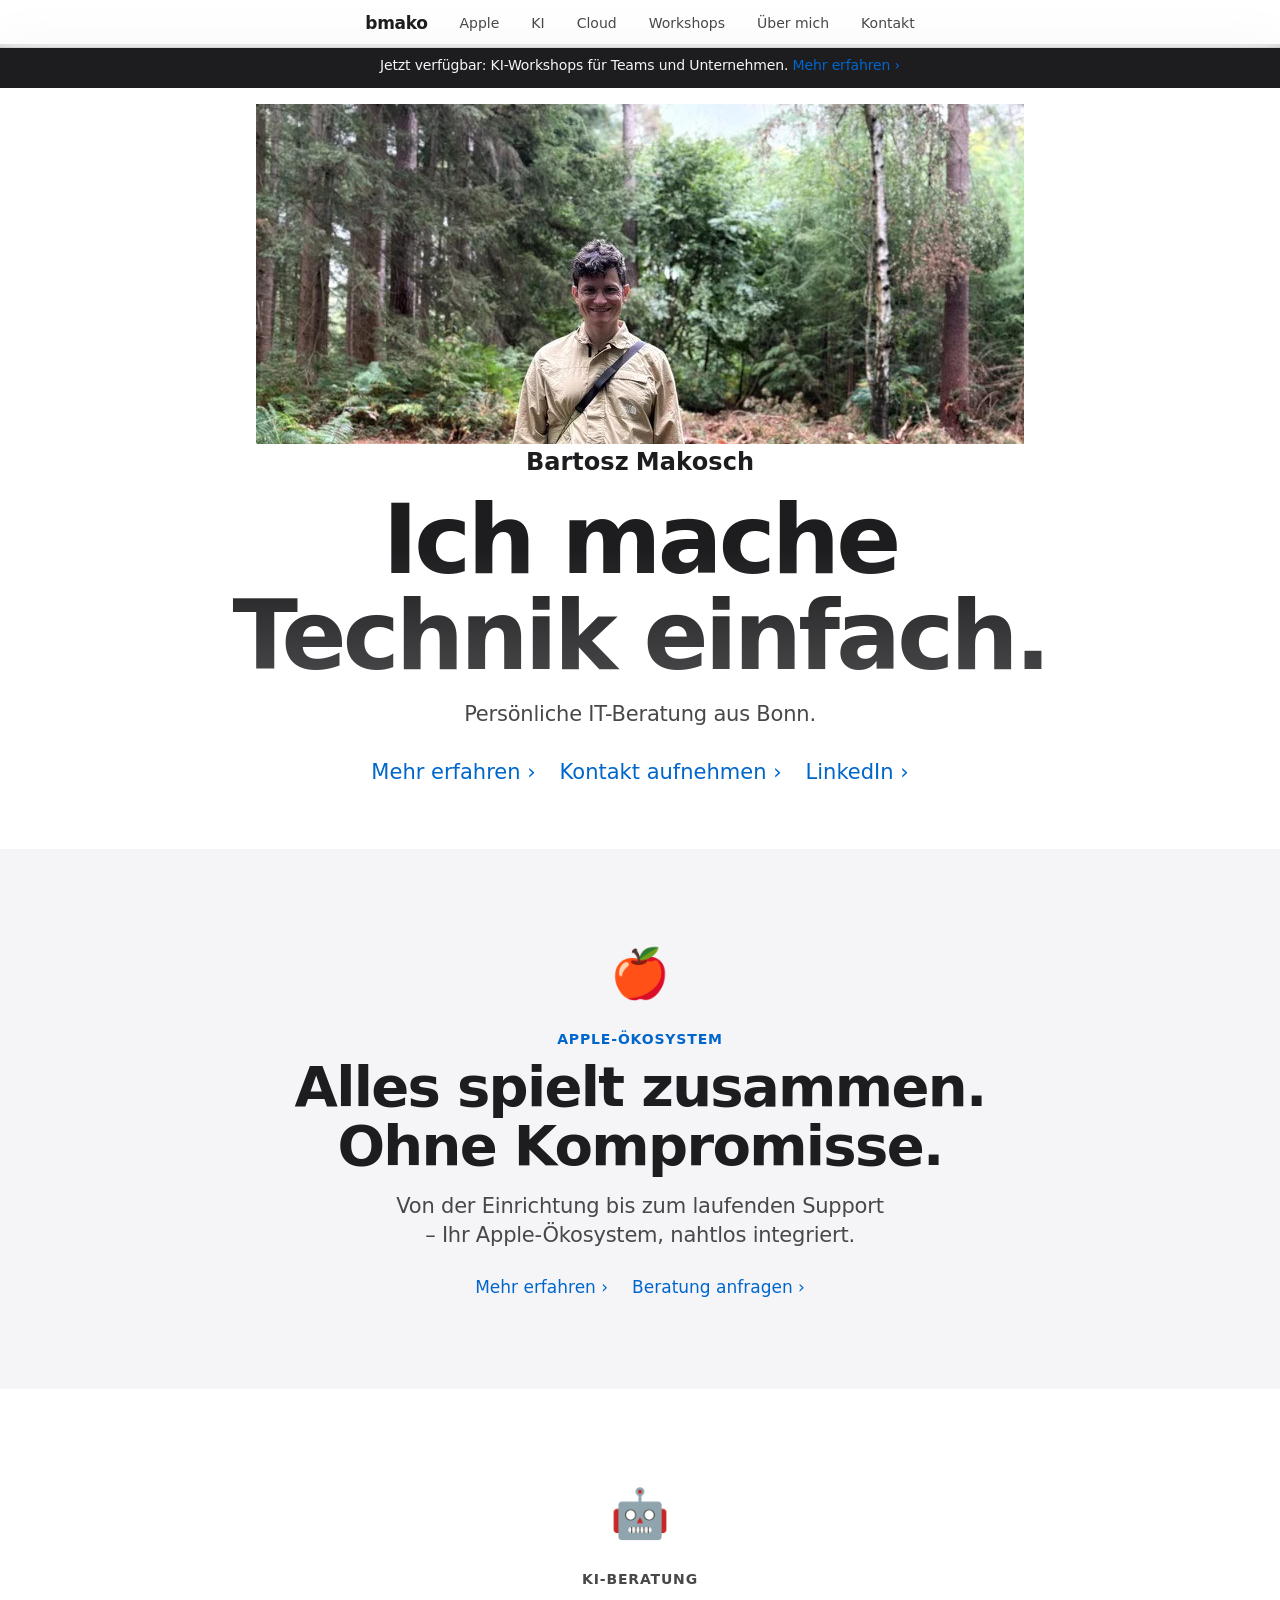
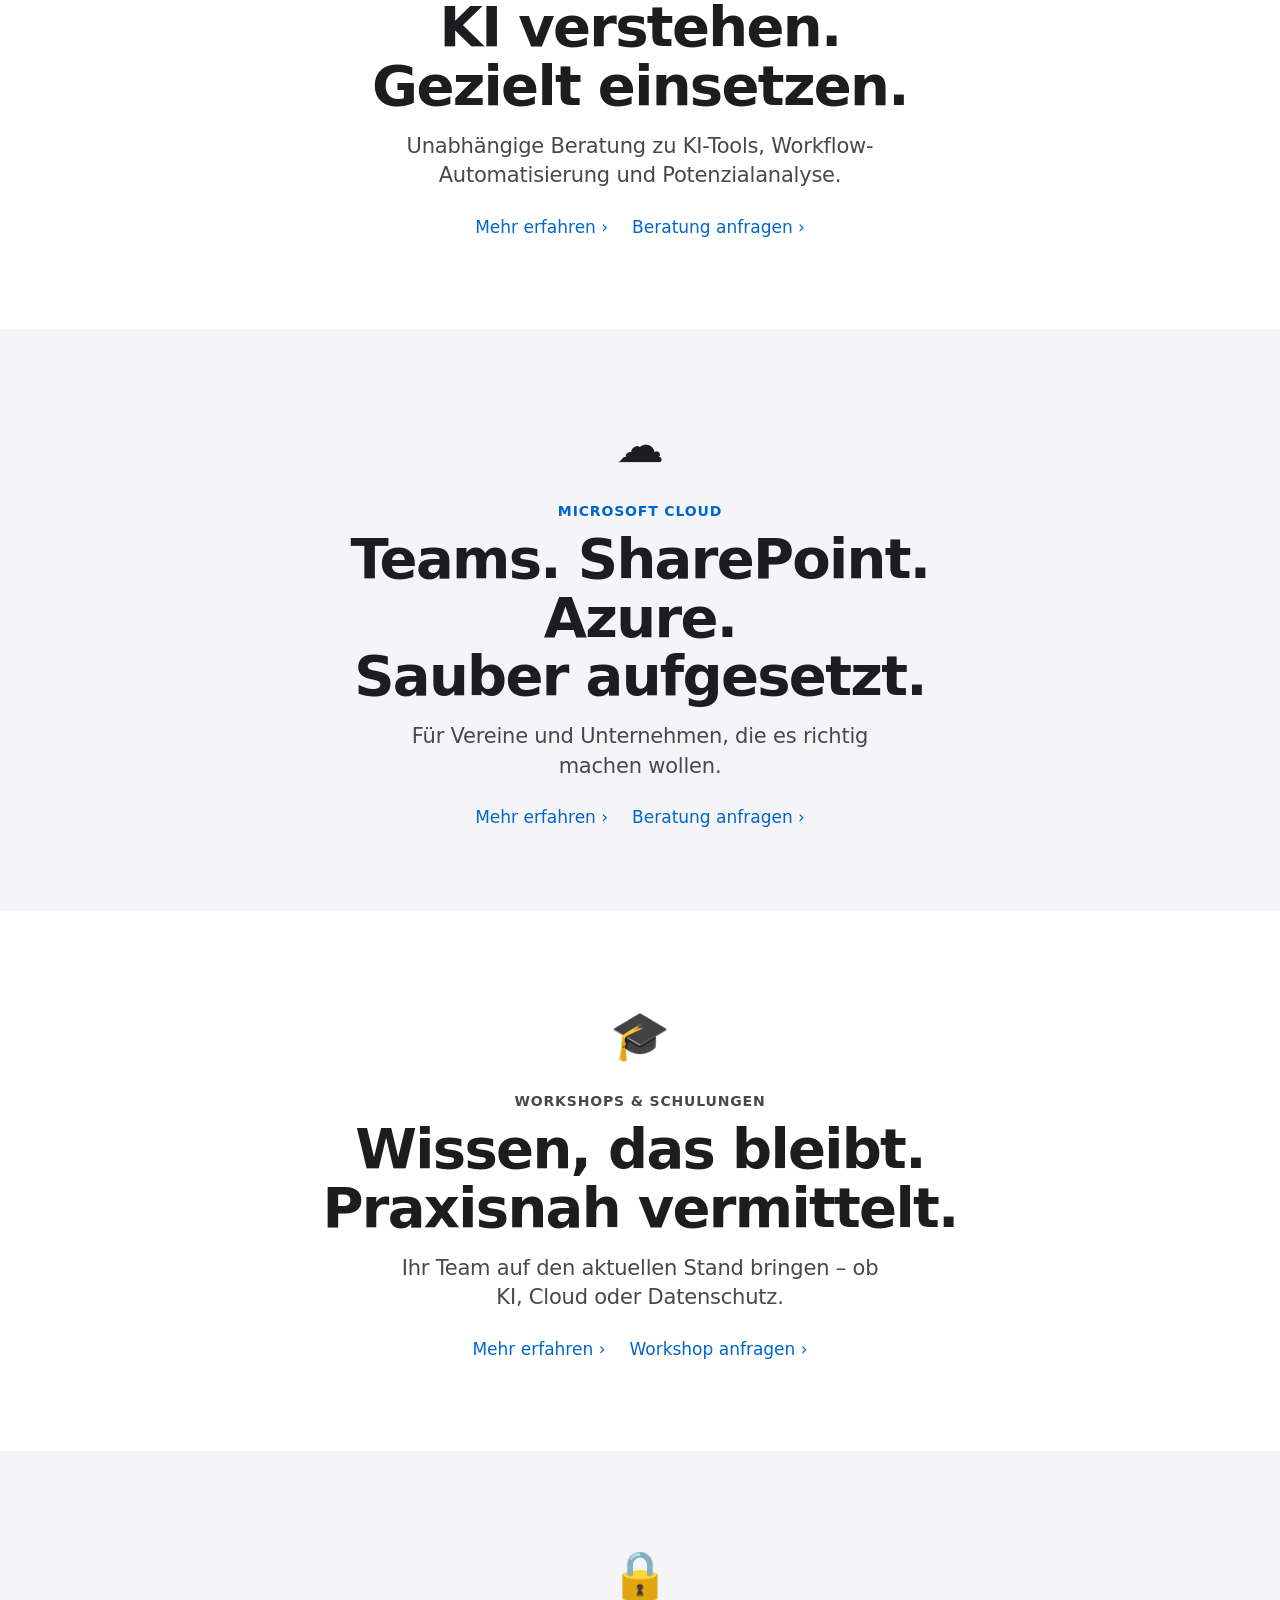
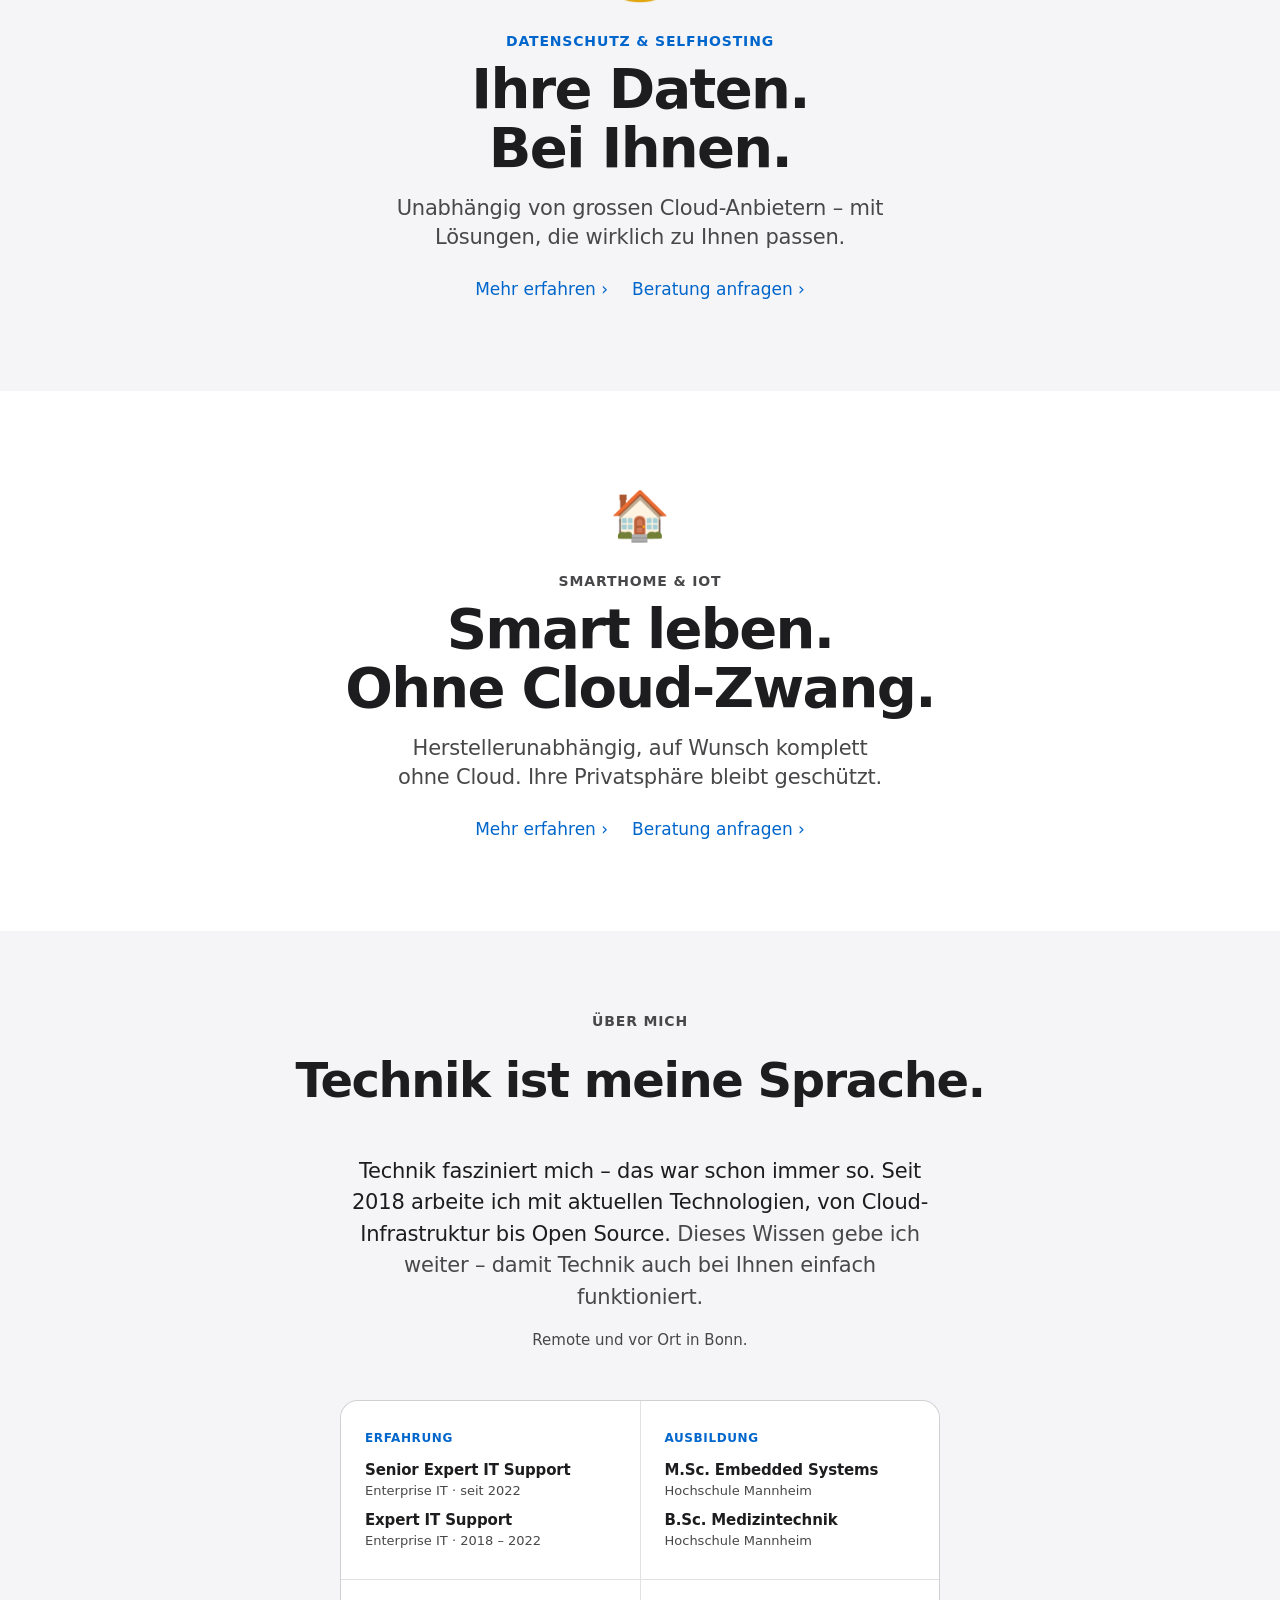
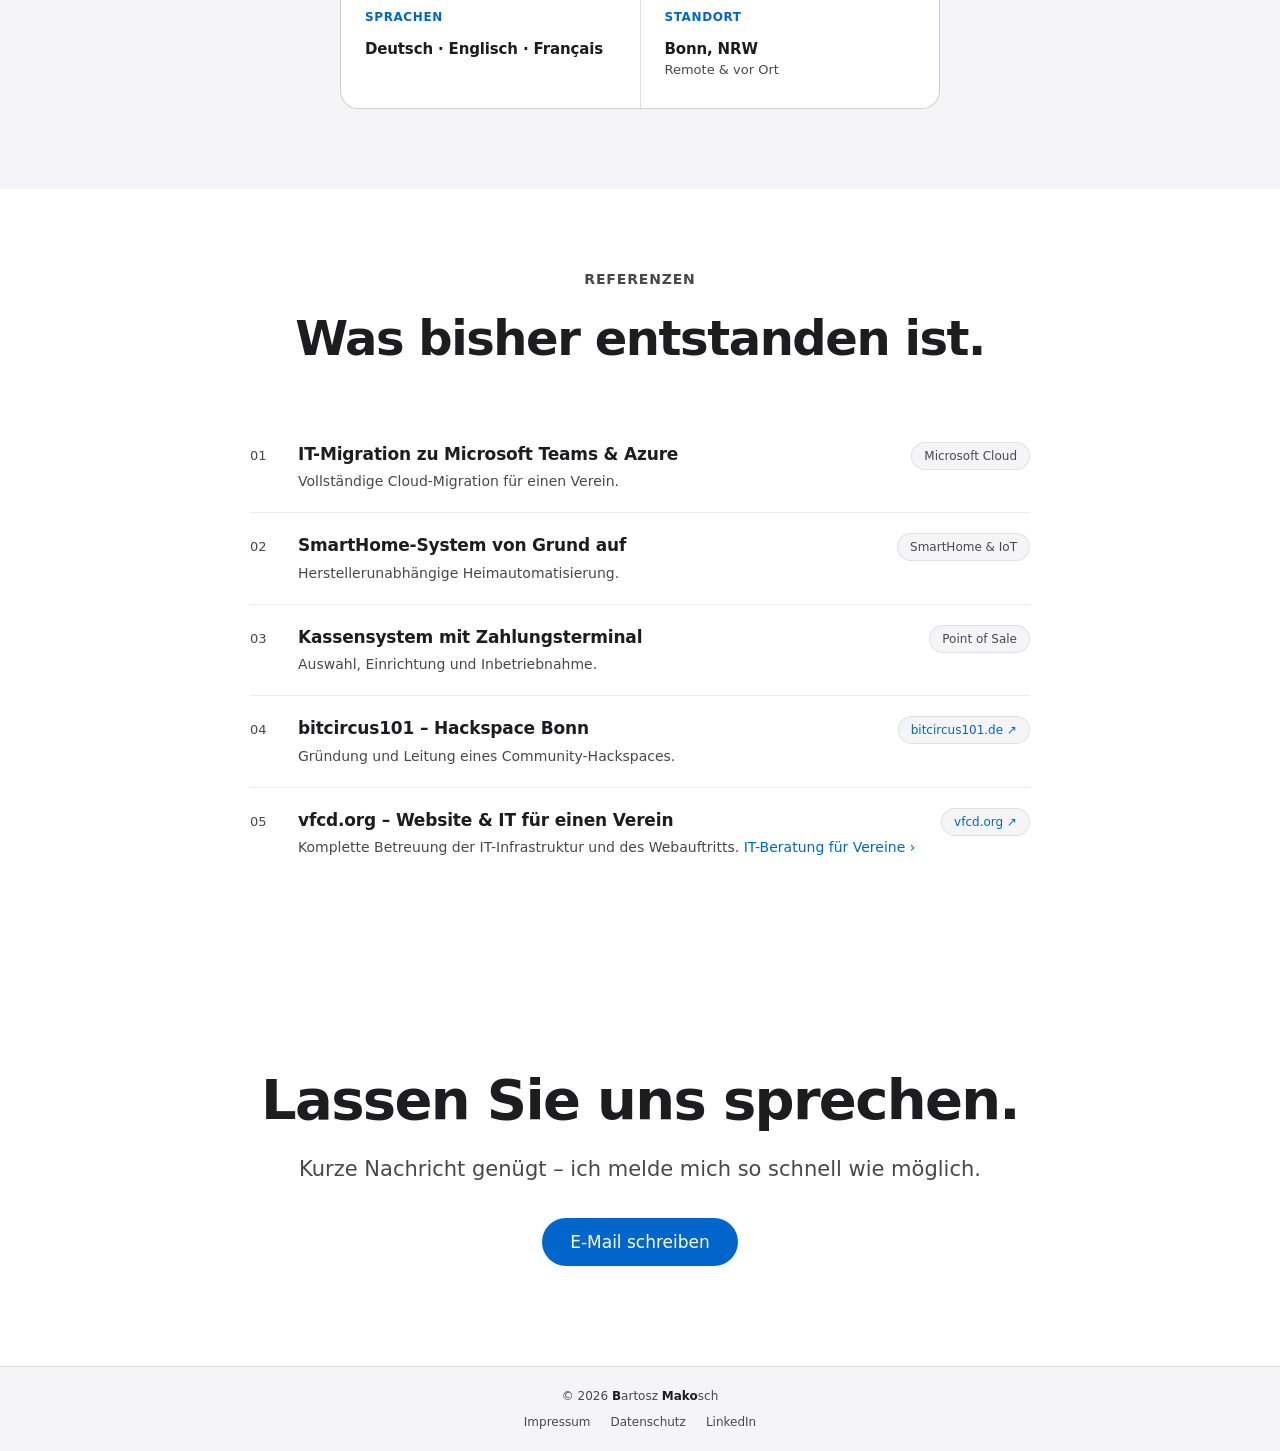
<file: index.html>
<!doctype html>
<html lang="de">
    <head>
        <meta charset="UTF-8" />
        <meta name="viewport" content="width=device-width, initial-scale=1.0" />
        <meta
            name="description"
            content="Persönliche IT-Beratung in Bonn vom Ingenieur (M.Sc.) – Apple, KI, Microsoft 365, SmartHome, Datenschutz. Ein Ansprechpartner statt Agentur. Vor Ort für KMU, Vereine & Privatpersonen."
        />
        <title>IT-Beratung Bonn | Bartosz Makosch – Apple, KI, Cloud & SmartHome</title>

        <!-- Favicon -->
        <link rel="apple-touch-icon" sizes="180x180" href="favicon/apple-touch-icon.png" />
        <link rel="icon" type="image/png" sizes="32x32" href="favicon/favicon-32x32.png" />
        <link rel="icon" type="image/png" sizes="16x16" href="favicon/favicon-16x16.png" />
        <link rel="icon" href="favicon/favicon.ico" sizes="any" />
        <link rel="manifest" href="favicon/site.webmanifest" />
        <meta name="theme-color" content="#000000" />

        <!-- Open Graph -->
        <meta property="og:title" content="IT-Beratung Bonn | Bartosz Makosch – Apple, KI, Cloud & SmartHome" />
        <meta property="og:url" content="https://bmako.de/" />
        <meta property="og:image" content="https://bmako.de/images/profile.jpeg" />
        <meta property="og:image:width" content="768" />
        <meta property="og:image:height" content="1024" />
        <meta property="og:image:alt" content="Bartosz Makosch – IT-Berater aus Bonn" />
        <meta property="og:description" content="Ich mache Technik einfach. Persönliche IT-Beratung in Bonn vom Ingenieur – Apple, KI, Microsoft 365, SmartHome, Datenschutz. Ein Ansprechpartner statt Agentur." />
        <meta property="og:type" content="website" />
        <meta property="og:locale" content="de_DE" />
        <meta property="og:site_name" content="Bartosz Makosch – IT-Beratung Bonn" />

        <!-- Twitter Card -->
        <meta name="twitter:card" content="summary_large_image" />
        <meta name="twitter:title" content="IT-Beratung Bonn | Bartosz Makosch – Apple, KI, Cloud & SmartHome" />
        <meta name="twitter:description" content="Ich mache Technik einfach. Persönliche IT-Beratung in Bonn vom Ingenieur – Apple, KI, Microsoft 365, SmartHome, Datenschutz." />
        <meta name="twitter:image" content="https://bmako.de/images/profile.jpeg" />
        <meta name="twitter:image:alt" content="Bartosz Makosch – IT-Berater aus Bonn" />

        <!-- Canonical -->
        <link rel="canonical" href="https://bmako.de/" />
        <meta name="geo.region" content="DE-NW" />
        <meta name="geo.placename" content="Bonn" />
        <meta name="geo.position" content="50.7374;7.0982" />
        <meta name="ICBM" content="50.7374, 7.0982" />

        <!-- JSON-LD Structured Data -->
        <script type="application/ld+json">
        {
          "@context": "https://schema.org",
          "@graph": [
            {
              "@type": "WebPage",
              "@id": "https://bmako.de/#webpage",
              "url": "https://bmako.de/",
              "name": "IT-Beratung Bonn – Bartosz Makosch",
              "description": "Persönliche IT-Beratung in Bonn und Umgebung: Apple, KI-Beratung, Microsoft 365, Datenschutz, Selfhosting, SmartHome. Ein Ansprechpartner für alles.",
              "inLanguage": "de",
              "isPartOf": {
                "@type": "WebSite",
                "@id": "https://bmako.de/#website",
                "url": "https://bmako.de/",
                "name": "Bartosz Makosch",
                "inLanguage": "de"
              },
              "speakable": {
                "@type": "SpeakableSpecification",
                "cssSelector": [".hero-sub", ".hero-claim", ".contact-sub"]
              }
            },
            {
              "@type": "ProfessionalService",
              "@id": "https://bmako.de/#business",
              "name": "Bartosz Makosch – IT-Beratung Bonn",
              "alternateName": "bmako",
              "description": "Persönliche IT-Beratung in Bonn: Apple-Support, KI-Beratung, Microsoft 365, Workshops, Datenschutz, Selfhosting und SmartHome. Für Unternehmen, Vereine und Privatpersonen.",
              "url": "https://bmako.de/",
              "image": "https://bmako.de/images/profile.jpeg",
              "priceRange": "$$",
              "address": {
                "@type": "PostalAddress",
                "addressLocality": "Bonn",
                "addressRegion": "Nordrhein-Westfalen",
                "postalCode": "53111",
                "addressCountry": "DE"
              },
              "geo": {
                "@type": "GeoCoordinates",
                "latitude": 50.7374,
                "longitude": 7.0982
              },
              "areaServed": [
                { "@type": "City", "name": "Bonn" },
                { "@type": "City", "name": "Bad Godesberg" },
                { "@type": "City", "name": "Siegburg" },
                { "@type": "City", "name": "Köln" }
              ],
              "hoursAvailable": {
                "@type": "ContactPoint",
                "availableLanguage": ["de", "en", "fr"],
                "description": "Termine nach Vereinbarung"
              },
              "founder": { "@id": "https://bmako.de/#person" },
              "sameAs": ["https://de.linkedin.com/in/bartosz-makosch"],
              "knowsLanguage": ["de", "en", "fr"],
              "hasOfferCatalog": {
                "@type": "OfferCatalog",
                "name": "IT-Dienstleistungen",
                "itemListElement": [
                  { "@type": "Offer", "itemOffered": { "@type": "Service", "name": "Apple-Ökosystem Beratung", "description": "Einrichtung, Integration und Support für das Apple-Ökosystem." } },
                  { "@type": "Offer", "itemOffered": { "@type": "Service", "name": "KI-Beratung", "description": "Unabhängige Beratung zu KI-Tools, Workflow-Automatisierung und Potenzialanalyse." } },
                  { "@type": "Offer", "itemOffered": { "@type": "Service", "name": "Workshops & Schulungen", "description": "Praxisnahe Schulungen zu KI, Cloud und Datenschutz für Teams." } },
                  { "@type": "Offer", "itemOffered": { "@type": "Service", "name": "Microsoft Cloud", "description": "Einrichtung und Betreuung von Microsoft Teams, SharePoint und Azure." } },
                  { "@type": "Offer", "itemOffered": { "@type": "Service", "name": "Datenschutz & Selfhosting", "description": "Datenhoheit durch Selfhosting-Lösungen und unabhängige Datenschutzberatung." } },
                  { "@type": "Offer", "itemOffered": { "@type": "Service", "name": "SmartHome & IoT", "description": "Herstellerunabhängige SmartHome-Systeme, auf Wunsch ohne Cloud." } }
                ]
              }
            },
            {
              "@type": "Person",
              "@id": "https://bmako.de/#person",
              "name": "Bartosz Makosch",
              "jobTitle": "IT-Berater & Ingenieur",
              "description": "IT-Berater und Ingenieur (M.Sc. Embedded Systems) in Bonn. Persönliche IT-Beratung zu Apple, KI, Cloud, Datenschutz und SmartHome für Unternehmen, Vereine und Privatpersonen in Bonn und Umgebung.",
              "url": "https://bmako.de/",
              "image": "https://bmako.de/images/profile.jpeg",
              "alumniOf": {
                "@type": "CollegeOrUniversity",
                "name": "Hochschule Mannheim"
              },
              "hasCredential": {
                "@type": "EducationalOccupationalCredential",
                "credentialCategory": "Master of Science",
                "name": "M.Sc. Embedded Systems & Medizintechnik"
              },
              "knowsAbout": ["Apple", "Microsoft 365", "Microsoft Azure", "Künstliche Intelligenz", "KI-Beratung", "SmartHome", "IoT", "Datenschutz", "Selfhosting", "IT-Beratung", "Workshops", "Open Source"],
              "knowsLanguage": ["de", "en", "fr"],
              "sameAs": ["https://de.linkedin.com/in/bartosz-makosch"],
              "address": { "@type": "PostalAddress", "addressLocality": "Bonn", "addressCountry": "DE" }
            },
            {
              "@type": "FAQPage",
              "@id": "https://bmako.de/#faq",
              "mainEntity": [
                {
                  "@type": "Question",
                  "name": "Was kostet eine IT-Beratung in Bonn?",
                  "acceptedAnswer": {
                    "@type": "Answer",
                    "text": "Die Kosten hängen vom Umfang ab. Ich arbeite mit transparenten Stundensätzen – ohne versteckte Gebühren. Ein unverbindliches Erstgespräch ist kostenlos."
                  }
                },
                {
                  "@type": "Question",
                  "name": "Kommen Sie auch vor Ort nach Bonn?",
                  "acceptedAnswer": {
                    "@type": "Answer",
                    "text": "Ja, ich berate vor Ort in Bonn und Umgebung (Köln, Siegburg, Bad Godesberg) sowie remote per Videocall. Die meisten Projekte lassen sich flexibel kombinieren."
                  }
                },
                {
                  "@type": "Question",
                  "name": "Beraten Sie auch Privatpersonen und Vereine?",
                  "acceptedAnswer": {
                    "@type": "Answer",
                    "text": "Ja, ich arbeite mit Unternehmen, Vereinen und Privatpersonen. Gerade kleinere Organisationen profitieren von persönlicher Betreuung statt anonymem IT-Support."
                  }
                },
                {
                  "@type": "Question",
                  "name": "Welche Apple-Dienste bieten Sie an?",
                  "acceptedAnswer": {
                    "@type": "Answer",
                    "text": "Ich unterstütze bei der Einrichtung, Migration und laufenden Betreuung des gesamten Apple-Ökosystems – Mac, iPhone, iPad, iCloud und deren Zusammenspiel im Alltag oder Unternehmen."
                  }
                },
                {
                  "@type": "Question",
                  "name": "Wie läuft eine KI-Beratung ab?",
                  "acceptedAnswer": {
                    "@type": "Answer",
                    "text": "Wir schauen gemeinsam, wo KI-Tools in Ihrem Alltag oder Unternehmen echten Mehrwert bringen. Ich berate unabhängig – ohne eigene Produkte zu verkaufen – und zeige praxisnah, wie Sie KI sinnvoll einsetzen."
                  }
                },
                {
                  "@type": "Question",
                  "name": "Was unterscheidet Sie von einer IT-Agentur?",
                  "acceptedAnswer": {
                    "@type": "Answer",
                    "text": "Bei mir haben Sie immer denselben Ansprechpartner – einen Ingenieur (M.Sc.), der Ihr Setup kennt. Kein Ticketsystem, keine wechselnden Techniker. Persönlich, direkt, verbindlich."
                  }
                }
              ]
            }
          ]
        }
        </script>

        <!-- Preload LCP image (WebP for modern browsers) -->
        <link rel="preload" as="image" href="images/profile-banner.webp" type="image/webp" fetchpriority="high" />

        <!-- Site init: Apple detection, theme restore from localStorage, theme API.
             Loaded sync (no defer) so it runs before first paint — prevents both
             theme flash and iMessage-button flash on Apple devices. -->
        <script src="js/theme.js"></script>

        <!-- CSS -->
        <link rel="stylesheet" href="css/base.css" />
        <link rel="stylesheet" href="css/components.css" />
    </head>
    <body>
        <a href="#main-content" class="skip-link">Zum Hauptinhalt springen</a>

        <!-- Fixed nav bar -->
        <nav class="site-nav" aria-label="Hauptnavigation">
            <a href="/" class="nav-logo">bmako</a>
            <a href="#svc-apple">Apple</a>
            <a href="#svc-ki">KI</a>
            <a href="#svc-cloud">Cloud</a>
            <a href="#svc-workshops">Workshops</a>
            <a href="#about">Über mich</a>
            <a href="#contact">Kontakt</a>
        </nav>

        <!-- Top announcement banner — generic no-JS fallback text.
             JS hydrates with data/banner-messages.json on mount and cycles. -->
        <div class="top-banner" id="top-banner">
            <span class="top-banner-text">Persönliche IT-Beratung aus Bonn.</span> <a class="top-banner-link" href="#contact">Kontakt aufnehmen <span class="arrow">›</span></a>
        </div>

        <main id="main-content">
            <!-- Hero -->
            <section class="hero-section">
                <div class="hero-banner" tabindex="0" role="button" aria-label="Profilbild umdrehen – Theme wechseln">
                    <div class="hero-banner-flipper">
                        <div class="hero-banner-front">
                            <picture>
                                <source srcset="images/profile-banner.webp" type="image/webp" />
                                <img src="images/profile-banner.jpeg" alt="Bartosz Makosch" loading="eager" decoding="async" width="768" height="520" />
                            </picture>
                        </div>
                        <div class="hero-banner-back">
                            <picture>
                                <source srcset="images/backside-banner.webp" type="image/webp" />
                                <img src="images/backside-banner.jpeg" alt="Bartosz Makosch – Rückseite" loading="lazy" decoding="async" width="768" height="520" />
                            </picture>
                        </div>
                    </div>
                    <div class="hero-banner-fade"></div>
                </div>
                <div class="hero-content">
                    <p class="hero-name" id="hero-name-kinetic"></p>
                    <h1 class="hero-claim">Ich mache<br>Technik einfach.</h1>
                    <p class="hero-sub">Persönliche IT-Beratung aus Bonn.</p>
                    <div class="hero-links">
                        <a href="#about">Mehr erfahren <span class="arrow">›</span></a>
                        <a href="#contact">Kontakt aufnehmen <span class="arrow">›</span></a>
                        <a href="https://de.linkedin.com/in/bartosz-makosch" target="_blank" rel="noopener noreferrer">LinkedIn <span class="arrow">›</span></a>
                        <a href="imessage://hi@bmako.de" class="imessage-btn" aria-label="iMessage schreiben">
                            <svg width="22" height="22" viewBox="0 0 32 32" fill="none" xmlns="http://www.w3.org/2000/svg">
                                <rect width="32" height="32" rx="7" fill="#34C759"/>
                                <path d="M16 7C10.48 7 6 10.58 6 15c0 2.5 1.4 4.7 3.6 6.2-.2 1.5-.7 2.8-.7 2.8s2.3-.4 3.6-1.2c1.1.3 2.3.5 3.5.5 5.52 0 10-3.58 10-8S21.52 7 16 7z" fill="white"/>
                            </svg>
                        </a>
                    </div>
                </div>
            </section>

            <!-- Service: Apple -->
            <section class="service-section bg-alt fade-in" id="svc-apple">
                <div class="service-emoji" aria-hidden="true">🍎</div>
                <p class="service-name">Apple-Ökosystem</p>
                <h2 class="service-headline">Alles spielt zusammen.<br>Ohne Kompromisse.</h2>
                <p class="service-desc">Von der Einrichtung bis zum laufenden Support – Ihr Apple-Ökosystem, nahtlos integriert.</p>
                <div class="service-links">
                    <a href="apple-beratung-bonn.html">Mehr erfahren <span class="arrow">›</span></a>
                    <a href="#contact">Beratung anfragen <span class="arrow">›</span></a>
                </div>
            </section>

            <!-- Service: KI -->
            <section class="service-section fade-in" id="svc-ki">
                <div class="service-emoji" aria-hidden="true">🤖</div>
                <p class="service-name">KI-Beratung</p>
                <h2 class="service-headline">KI verstehen.<br>Gezielt einsetzen.</h2>
                <p class="service-desc">Unabhängige Beratung zu KI-Tools, Workflow-Automatisierung und Potenzialanalyse.</p>
                <div class="service-links">
                    <a href="ki-beratung-bonn.html">Mehr erfahren <span class="arrow">›</span></a>
                    <a href="#contact">Beratung anfragen <span class="arrow">›</span></a>
                </div>
            </section>

            <!-- Service: Cloud -->
            <section class="service-section bg-alt fade-in" id="svc-cloud">
                <div class="service-emoji" aria-hidden="true">☁️</div>
                <p class="service-name">Microsoft Cloud</p>
                <h2 class="service-headline">Teams. SharePoint. Azure.<br>Sauber aufgesetzt.</h2>
                <p class="service-desc">Für Vereine und Unternehmen, die es richtig machen wollen.</p>
                <div class="service-links">
                    <a href="microsoft-365-bonn.html">Mehr erfahren <span class="arrow">›</span></a>
                    <a href="#contact">Beratung anfragen <span class="arrow">›</span></a>
                </div>
            </section>

            <!-- Service: Workshops -->
            <section class="service-section fade-in" id="svc-workshops">
                <div class="service-emoji" aria-hidden="true">🎓</div>
                <p class="service-name">Workshops &amp; Schulungen</p>
                <h2 class="service-headline">Wissen, das bleibt.<br>Praxisnah vermittelt.</h2>
                <p class="service-desc">Ihr Team auf den aktuellen Stand bringen – ob KI, Cloud oder Datenschutz.</p>
                <div class="service-links">
                    <a href="workshops-bonn.html">Mehr erfahren <span class="arrow">›</span></a>
                    <a href="#contact">Workshop anfragen <span class="arrow">›</span></a>
                </div>
            </section>

            <!-- Service: Datenschutz -->
            <section class="service-section bg-alt fade-in" id="svc-datenschutz">
                <div class="service-emoji" aria-hidden="true">🔒</div>
                <p class="service-name">Datenschutz &amp; Selfhosting</p>
                <h2 class="service-headline">Ihre Daten.<br>Bei Ihnen.</h2>
                <p class="service-desc">Unabhängig von grossen Cloud-Anbietern – mit Lösungen, die wirklich zu Ihnen passen.</p>
                <div class="service-links">
                    <a href="datenschutz-selfhosting.html">Mehr erfahren <span class="arrow">›</span></a>
                    <a href="#contact">Beratung anfragen <span class="arrow">›</span></a>
                </div>
            </section>

            <!-- Service: SmartHome -->
            <section class="service-section fade-in" id="svc-smarthome">
                <div class="service-emoji" aria-hidden="true">🏠</div>
                <p class="service-name">SmartHome &amp; IoT</p>
                <h2 class="service-headline">Smart leben.<br>Ohne Cloud-Zwang.</h2>
                <p class="service-desc">Herstellerunabhängig, auf Wunsch komplett ohne Cloud. Ihre Privatsphäre bleibt geschützt.</p>
                <div class="service-links">
                    <a href="smarthome-beratung-bonn.html">Mehr erfahren <span class="arrow">›</span></a>
                    <a href="#contact">Beratung anfragen <span class="arrow">›</span></a>
                </div>
            </section>

            <!-- Über mich -->
            <section class="about-section fade-in" id="about">
                <div class="about-inner">
                    <p class="about-label">Über mich</p>
                    <h2 class="about-headline">Technik ist meine Sprache.</h2>
                    <p class="about-text">Technik fasziniert mich – das war schon immer so. Seit 2018 arbeite ich mit aktuellen Technologien, von Cloud-Infrastruktur bis Open Source. <span>Dieses Wissen gebe ich weiter – damit Technik auch bei Ihnen einfach funktioniert.</span></p>
                    <p class="about-location">Remote und vor Ort in Bonn.</p>

                    <div class="about-grid">
                        <div class="about-card">
                            <p class="about-card-label">Erfahrung</p>
                            <div class="about-card-item">
                                <p class="about-card-title">Senior Expert IT Support</p>
                                <p class="about-card-sub">Enterprise IT · seit 2022</p>
                            </div>
                            <div class="about-card-item">
                                <p class="about-card-title">Expert IT Support</p>
                                <p class="about-card-sub">Enterprise IT · 2018 – 2022</p>
                            </div>
                        </div>
                        <div class="about-card">
                            <p class="about-card-label">Ausbildung</p>
                            <div class="about-card-item">
                                <p class="about-card-title">M.Sc. Embedded Systems</p>
                                <p class="about-card-sub">Hochschule Mannheim</p>
                            </div>
                            <div class="about-card-item">
                                <p class="about-card-title">B.Sc. Medizintechnik</p>
                                <p class="about-card-sub">Hochschule Mannheim</p>
                            </div>
                        </div>
                        <div class="about-card">
                            <p class="about-card-label">Sprachen</p>
                            <div class="about-card-item">
                                <p class="about-card-title">Deutsch · Englisch · Français</p>
                            </div>
                        </div>
                        <div class="about-card">
                            <p class="about-card-label">Standort</p>
                            <div class="about-card-item">
                                <p class="about-card-title">Bonn, NRW</p>
                                <p class="about-card-sub">Remote &amp; vor Ort</p>
                            </div>
                        </div>
                    </div>
                </div>
            </section>

            <!-- Referenzen -->
            <section class="ref-section fade-in">
                <div class="ref-inner">
                    <p class="ref-label">Referenzen</p>
                    <h2 class="ref-headline">Was bisher entstanden ist.</h2>
                    <div class="ref-item">
                        <span class="ref-num">01</span>
                        <div>
                            <p class="ref-title">IT-Migration zu Microsoft Teams &amp; Azure</p>
                            <p class="ref-desc">Vollständige Cloud-Migration für einen Verein.</p>
                        </div>
                        <span class="ref-tag">Microsoft Cloud</span>
                    </div>
                    <div class="ref-item">
                        <span class="ref-num">02</span>
                        <div>
                            <p class="ref-title">SmartHome-System von Grund auf</p>
                            <p class="ref-desc">Herstellerunabhängige Heimautomatisierung.</p>
                        </div>
                        <span class="ref-tag">SmartHome &amp; IoT</span>
                    </div>
                    <div class="ref-item">
                        <span class="ref-num">03</span>
                        <div>
                            <p class="ref-title">Kassensystem mit Zahlungsterminal</p>
                            <p class="ref-desc">Auswahl, Einrichtung und Inbetriebnahme.</p>
                        </div>
                        <span class="ref-tag">Point of Sale</span>
                    </div>
                    <div class="ref-item">
                        <span class="ref-num">04</span>
                        <div>
                            <p class="ref-title">bitcircus101 – Hackspace Bonn</p>
                            <p class="ref-desc">Gründung und Leitung eines Community-Hackspaces.</p>
                        </div>
                        <a href="https://bitcircus101.de" target="_blank" rel="noopener noreferrer" class="ref-tag">bitcircus101.de ↗</a>
                    </div>
                    <div class="ref-item">
                        <span class="ref-num">05</span>
                        <div>
                            <p class="ref-title">vfcd.org – Website &amp; IT für einen Verein</p>
                            <p class="ref-desc">Komplette Betreuung der IT-Infrastruktur und des Webauftritts. <a href="it-beratung-vereine.html">IT-Beratung für Vereine&nbsp;›</a></p>
                        </div>
                        <a href="https://vfcd.org" target="_blank" rel="noopener noreferrer" class="ref-tag">vfcd.org ↗</a>
                    </div>
                </div>
            </section>

            <!-- Kontakt -->
            <section class="contact-section fade-in" id="contact">
                <h2 class="contact-headline">Lassen Sie uns sprechen.</h2>
                <p class="contact-sub">Kurze Nachricht genügt – ich melde mich so schnell wie möglich.</p>
                <div class="contact-buttons">
                    <button id="contact-button" class="contact-btn">E-Mail schreiben</button>
                    <a href="imessage://hi@bmako.de" class="contact-btn imessage-btn imessage-contact" aria-label="iMessage schreiben">
                        <svg width="20" height="20" viewBox="0 0 32 32" fill="none" xmlns="http://www.w3.org/2000/svg">
                            <path d="M16 4C9.37 4 4 8.48 4 14c0 3.08 1.72 5.8 4.42 7.62-.24 1.84-.86 3.44-.86 3.44s2.82-.5 4.42-1.48C13.34 23.86 14.64 24 16 24c6.63 0 12-4.48 12-10S22.63 4 16 4z" fill="white"/>
                        </svg>
                        iMessage
                    </a>
                </div>
            </section>
        </main>

        <!-- Back to top (Apple glossy pill) -->
        <button class="back-to-top" id="back-to-top" aria-label="Zurück nach oben">
            <svg class="back-to-top-ring" viewBox="0 0 28 28">
                <circle class="back-to-top-track" cx="14" cy="14" r="11.5" />
                <circle class="back-to-top-progress" id="scroll-progress" cx="14" cy="14" r="11.5" />
            </svg>
            <span class="back-to-top-label">Nach oben</span>
        </button>

        <!-- Footer -->
        <footer class="site-footer">
            <p>&copy; <span id="footer-year">2026</span> <strong>B</strong>artosz <strong>M</strong><strong>a</strong><strong>k</strong><strong>o</strong>sch</p>
            <div class="footer-links">
                <a href="impressum.html">Impressum</a>
                <a href="datenschutz.html">Datenschutz</a>
                <a href="https://de.linkedin.com/in/bartosz-makosch" target="_blank" rel="noopener noreferrer">LinkedIn</a>
            </div>
        </footer>

        <script src="js/main.js" defer></script>
    </body>
</html>
</file>
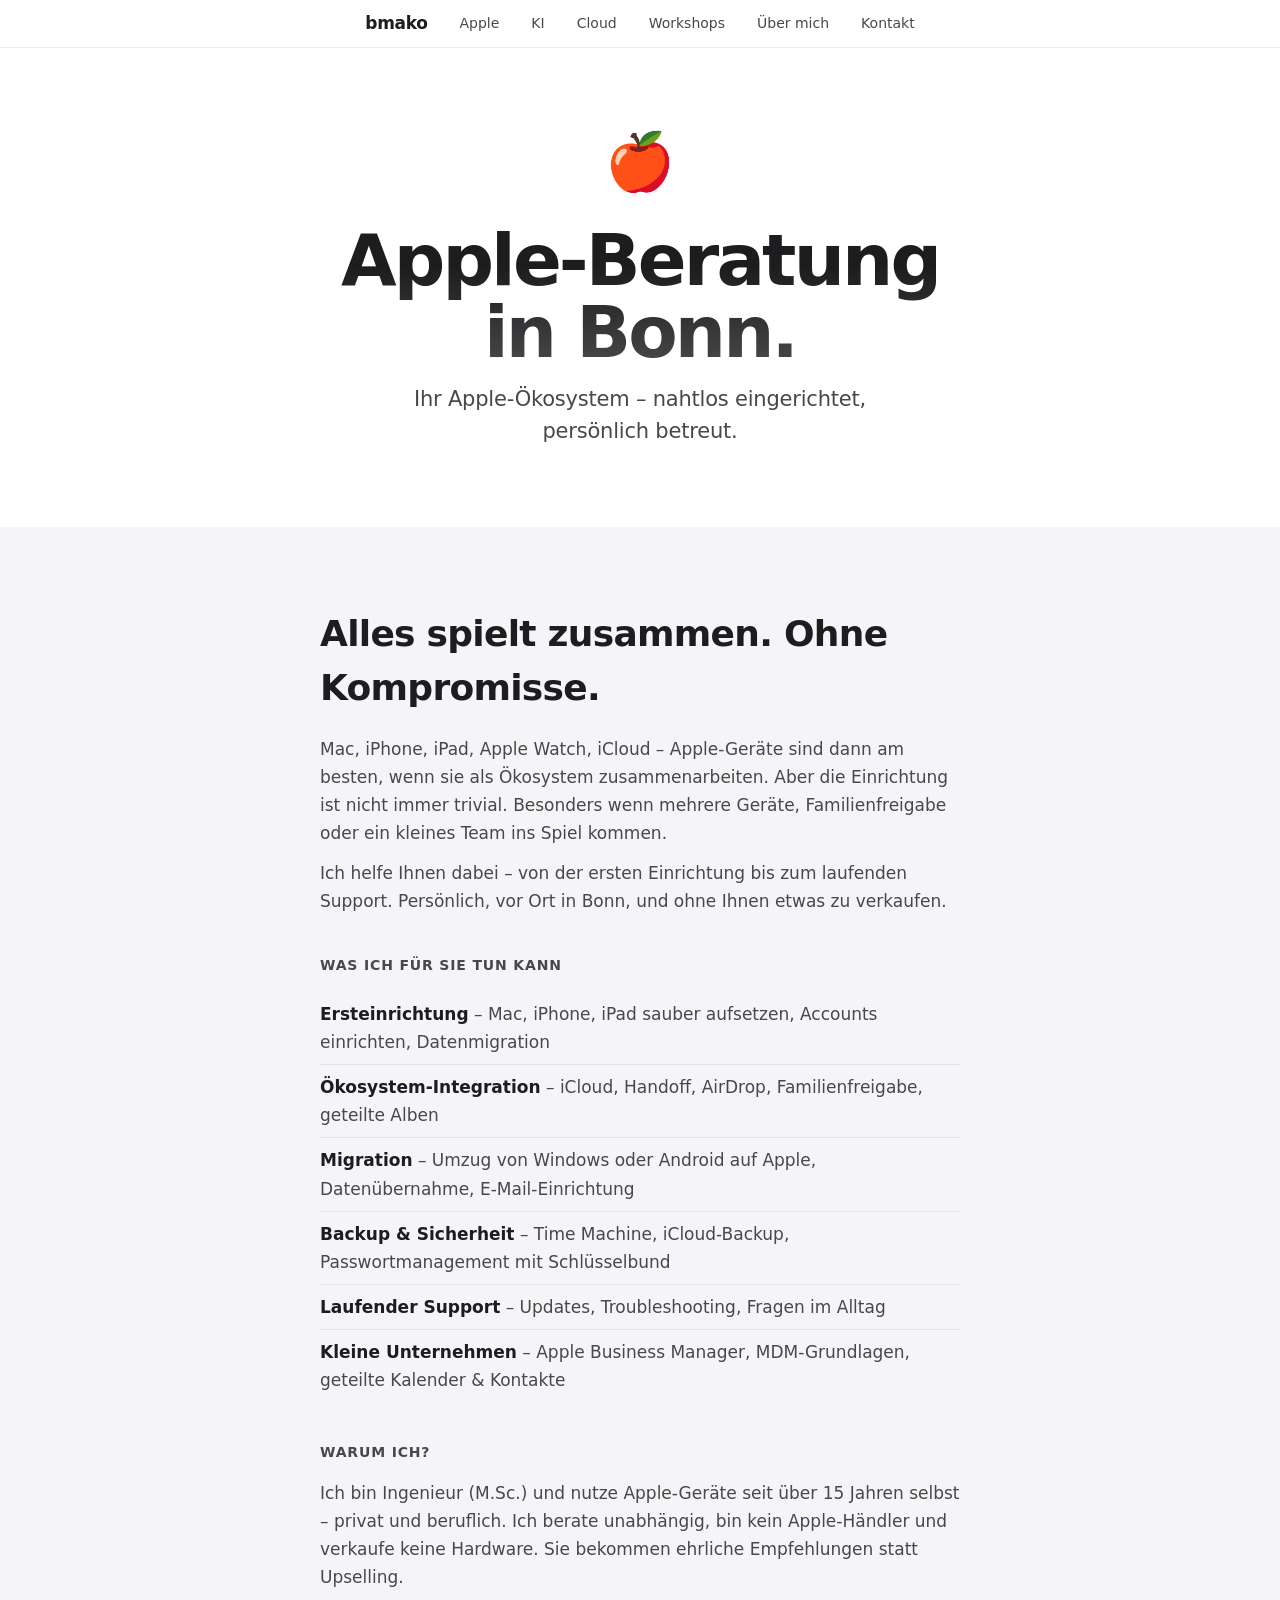
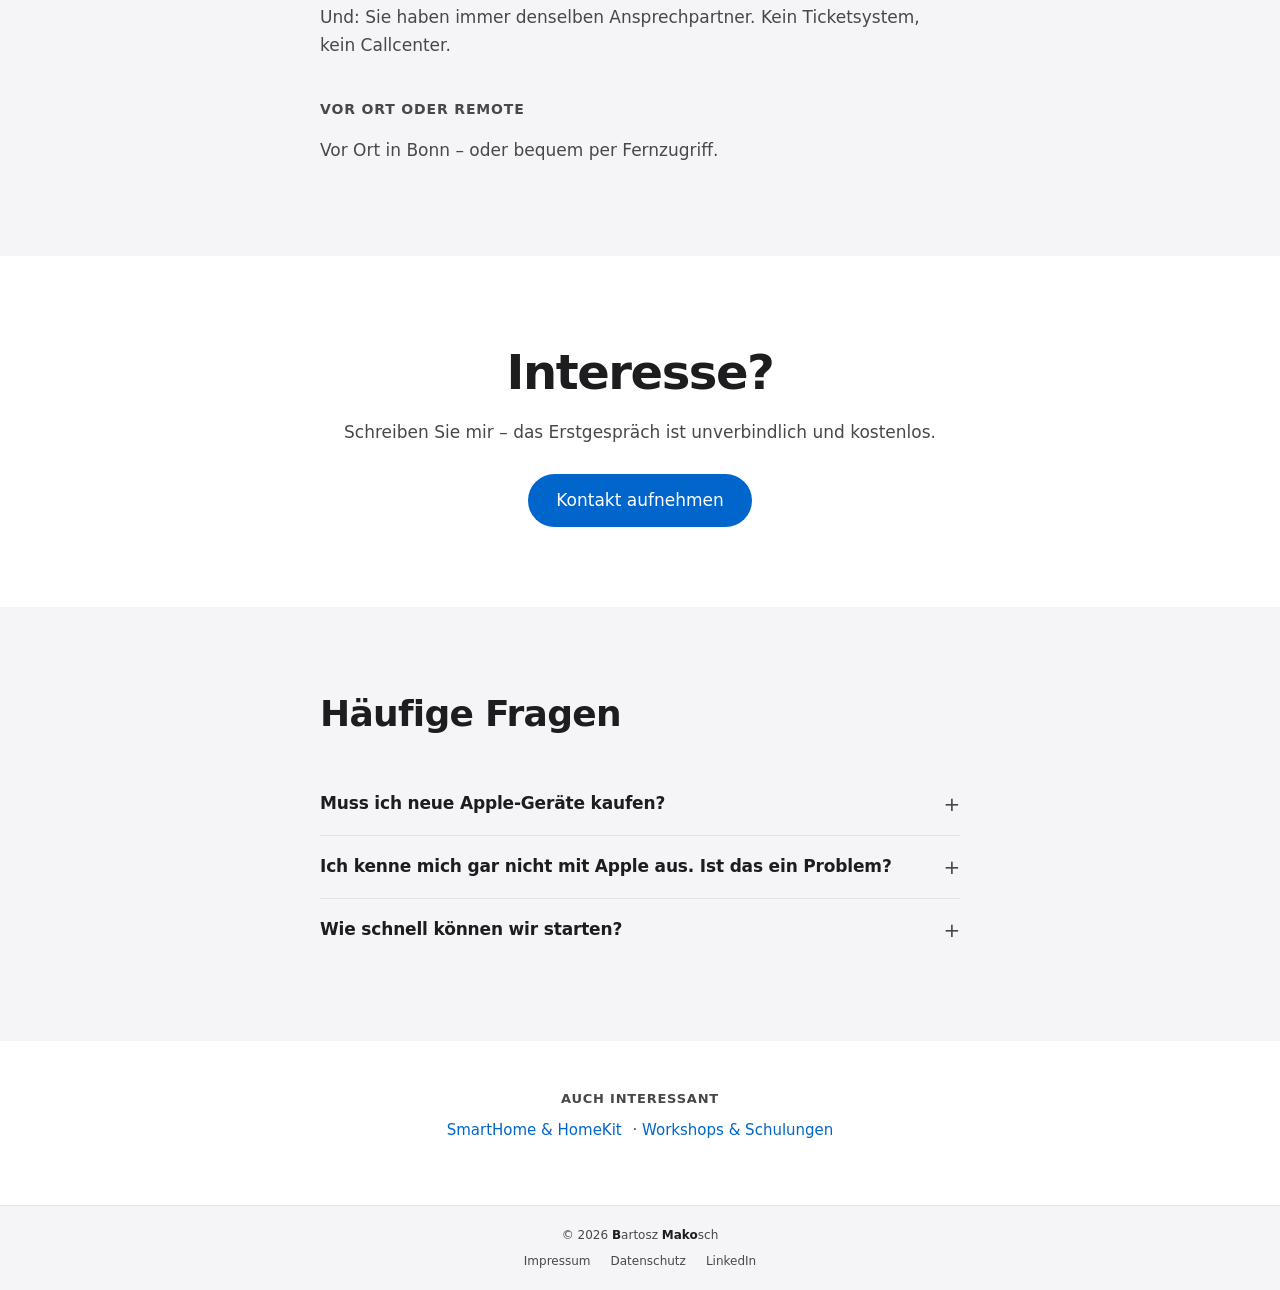
<file: apple-beratung-bonn.html>
<!doctype html>
<html lang="de">
    <head>
        <meta charset="UTF-8" />
        <meta name="viewport" content="width=device-width, initial-scale=1.0" />
        <meta
            name="description"
            content="Apple-Beratung in Bonn – Einrichtung, Migration und Support für Mac, iPhone, iPad und iCloud. Persönlich, vor Ort, vom Ingenieur. Bartosz Makosch."
        />
        <title>Apple-Beratung Bonn | Mac, iPhone & iCloud Support – Bartosz Makosch</title>

        <!-- Favicon -->
        <link rel="apple-touch-icon" sizes="180x180" href="favicon/apple-touch-icon.png" />
        <link rel="icon" type="image/png" sizes="32x32" href="favicon/favicon-32x32.png" />
        <link rel="icon" type="image/png" sizes="16x16" href="favicon/favicon-16x16.png" />
        <link rel="icon" href="favicon/favicon.ico" sizes="any" />
        <link rel="manifest" href="favicon/site.webmanifest" />
        <meta name="theme-color" content="#000000" />

        <!-- Open Graph -->
        <meta property="og:title" content="Apple-Beratung Bonn | Mac, iPhone & iCloud Support" />
        <meta property="og:url" content="https://bmako.de/apple-beratung-bonn.html" />
        <meta property="og:image" content="https://bmako.de/images/profile.jpeg" />
        <meta property="og:image:width" content="768" />
        <meta property="og:image:height" content="1024" />
        <meta property="og:image:alt" content="Bartosz Makosch – IT-Berater aus Bonn" />
        <meta property="og:description" content="Apple-Beratung in Bonn – Einrichtung, Migration und Support für Ihr gesamtes Apple-Ökosystem. Persönlich und unabhängig." />
        <meta property="og:type" content="website" />
        <meta property="og:locale" content="de_DE" />
        <meta property="og:site_name" content="Bartosz Makosch – IT-Beratung Bonn" />

        <!-- Twitter Card -->
        <meta name="twitter:card" content="summary_large_image" />
        <meta name="twitter:title" content="Apple-Beratung Bonn | Mac, iPhone & iCloud Support" />
        <meta name="twitter:description" content="Apple-Beratung in Bonn – Einrichtung, Migration und Support für Ihr gesamtes Apple-Ökosystem. Persönlich und unabhängig." />
        <meta name="twitter:image" content="https://bmako.de/images/profile.jpeg" />
        <meta name="twitter:image:alt" content="Bartosz Makosch – IT-Berater aus Bonn" />

        <!-- Canonical -->
        <link rel="canonical" href="https://bmako.de/apple-beratung-bonn.html" />
        <meta name="geo.region" content="DE-NW" />
        <meta name="geo.placename" content="Bonn" />

        <!-- JSON-LD -->
        <script type="application/ld+json">
        {
          "@context": "https://schema.org",
          "@graph": [
            {
              "@type": "Service",
              "@id": "https://bmako.de/apple-beratung-bonn.html#service",
              "name": "Apple-Beratung Bonn",
              "description": "Persönliche Apple-Beratung in Bonn: Einrichtung, Migration, Support und laufende Betreuung für Mac, iPhone, iPad und iCloud.",
              "provider": {
                "@type": "Person",
                "@id": "https://bmako.de/#person",
                "name": "Bartosz Makosch",
                "url": "https://bmako.de/"
              },
              "areaServed": [
                { "@type": "City", "name": "Bonn" },
                { "@type": "City", "name": "Bad Godesberg" },
                { "@type": "City", "name": "Siegburg" },
                { "@type": "City", "name": "Köln" }
              ],
              "serviceType": "Apple IT-Beratung",
              "offers": {
                "@type": "Offer",
                "availability": "https://schema.org/InStock",
                "areaServed": { "@type": "City", "name": "Bonn" }
              }
            },
            {
              "@type": "BreadcrumbList",
              "@id": "https://bmako.de/apple-beratung-bonn.html#breadcrumb",
              "itemListElement": [
                { "@type": "ListItem", "position": 1, "name": "Start", "item": "https://bmako.de/" },
                { "@type": "ListItem", "position": 2, "name": "Apple-Beratung Bonn", "item": "https://bmako.de/apple-beratung-bonn.html" }
              ]
            },
            {
              "@type": "FAQPage",
              "@id": "https://bmako.de/apple-beratung-bonn.html#faq",
              "mainEntity": [
                {
                  "@type": "Question",
                  "name": "Muss ich neue Apple-Geräte kaufen?",
                  "acceptedAnswer": { "@type": "Answer", "text": "Nein. Ich arbeite mit dem, was Sie haben. Wenn ein Neukauf sinnvoll wäre, sage ich Ihnen das ehrlich – aber ich verkaufe keine Hardware." }
                },
                {
                  "@type": "Question",
                  "name": "Ich kenne mich gar nicht mit Apple aus. Ist das ein Problem?",
                  "acceptedAnswer": { "@type": "Answer", "text": "Überhaupt nicht. Viele meiner Kunden steigen gerade erst auf Apple um. Ich erkläre alles in Ruhe und auf Augenhöhe." }
                },
                {
                  "@type": "Question",
                  "name": "Wie schnell können wir starten?",
                  "acceptedAnswer": { "@type": "Answer", "text": "In der Regel innerhalb weniger Tage. Schreiben Sie mir einfach eine kurze Nachricht mit Ihrem Anliegen." }
                }
              ]
            }
          ]
        }
        </script>

        <!-- CSS -->
        <script src="js/theme.js"></script>
        <link rel="stylesheet" href="css/base.css" />
        <link rel="stylesheet" href="css/components.css" />
    </head>
    <body>
        <a href="#main-content" class="skip-link">Zum Hauptinhalt springen</a>

        <!-- Nav -->
        <nav class="site-nav" aria-label="Hauptnavigation">
            <a href="/" class="nav-logo">bmako</a>
            <a href="/#svc-apple">Apple</a>
            <a href="/#svc-ki">KI</a>
            <a href="/#svc-cloud">Cloud</a>
            <a href="/#svc-workshops">Workshops</a>
            <a href="/#about">Über mich</a>
            <a href="/#contact">Kontakt</a>
        </nav>

        <main id="main-content">
            <!-- Hero -->
            <section class="service-page-hero">
                <div class="service-page-emoji" aria-hidden="true">🍎</div>
                <h1 class="service-page-title">Apple-Beratung<br>in Bonn.</h1>
                <p class="service-page-subtitle">Ihr Apple-Ökosystem – nahtlos eingerichtet, persönlich betreut.</p>
            </section>

            <!-- Content -->
            <section class="service-page-content fade-in">
                <div class="service-page-inner">
                    <h2>Alles spielt zusammen. Ohne Kompromisse.</h2>
                    <p>Mac, iPhone, iPad, Apple Watch, iCloud – Apple-Geräte sind dann am besten, wenn sie als Ökosystem zusammenarbeiten. Aber die Einrichtung ist nicht immer trivial. Besonders wenn mehrere Geräte, Familienfreigabe oder ein kleines Team ins Spiel kommen.</p>
                    <p>Ich helfe Ihnen dabei – von der ersten Einrichtung bis zum laufenden Support. Persönlich, vor Ort in Bonn, und ohne Ihnen etwas zu verkaufen.</p>

                    <h3>Was ich für Sie tun kann</h3>
                    <ul class="service-page-list">
                        <li><strong>Ersteinrichtung</strong> – Mac, iPhone, iPad sauber aufsetzen, Accounts einrichten, Datenmigration</li>
                        <li><strong>Ökosystem-Integration</strong> – iCloud, Handoff, AirDrop, Familienfreigabe, geteilte Alben</li>
                        <li><strong>Migration</strong> – Umzug von Windows oder Android auf Apple, Datenübernahme, E-Mail-Einrichtung</li>
                        <li><strong>Backup & Sicherheit</strong> – Time Machine, iCloud-Backup, Passwortmanagement mit Schlüsselbund</li>
                        <li><strong>Laufender Support</strong> – Updates, Troubleshooting, Fragen im Alltag</li>
                        <li><strong>Kleine Unternehmen</strong> – Apple Business Manager, MDM-Grundlagen, geteilte Kalender & Kontakte</li>
                    </ul>

                    <h3>Warum ich?</h3>
                    <p>Ich bin Ingenieur (M.Sc.) und nutze Apple-Geräte seit über 15 Jahren selbst – privat und beruflich. Ich berate unabhängig, bin kein Apple-Händler und verkaufe keine Hardware. Sie bekommen ehrliche Empfehlungen statt Upselling.</p>
                    <p>Und: Sie haben immer denselben Ansprechpartner. Kein Ticketsystem, kein Callcenter.</p>

                    <h3>Vor Ort oder remote</h3>
                    <p>Vor Ort in Bonn – oder bequem per Fernzugriff.</p>
                </div>
            </section>

            <!-- CTA -->
            <section class="service-page-cta fade-in">
                <h2>Interesse?</h2>
                <p>Schreiben Sie mir – das Erstgespräch ist unverbindlich und kostenlos.</p>
                <a href="/#contact" class="contact-btn">Kontakt aufnehmen</a>
            </section>

            <!-- FAQ -->
            <section class="service-page-faq fade-in">
                <div class="service-page-inner">
                    <h2>Häufige Fragen</h2>
                    <details>
                        <summary>Muss ich neue Apple-Geräte kaufen?</summary>
                        <p>Nein. Ich arbeite mit dem, was Sie haben. Wenn ein Neukauf sinnvoll wäre, sage ich Ihnen das ehrlich – aber ich verkaufe keine Hardware.</p>
                    </details>
                    <details>
                        <summary>Ich kenne mich gar nicht mit Apple aus. Ist das ein Problem?</summary>
                        <p>Überhaupt nicht. Viele meiner Kunden steigen gerade erst auf Apple um. Ich erkläre alles in Ruhe und auf Augenhöhe.</p>
                    </details>
                    <details>
                        <summary>Wie schnell können wir starten?</summary>
                        <p>In der Regel innerhalb weniger Tage. Schreiben Sie mir einfach eine kurze Nachricht mit Ihrem Anliegen.</p>
                    </details>
                </div>
            </section>

            <!-- Related services -->
            <nav class="related-services" aria-label="Verwandte Leistungen">
                <span class="related-label">Auch interessant</span>
                <a href="smarthome-beratung-bonn.html">SmartHome &amp; HomeKit</a> ·
                <a href="workshops-bonn.html">Workshops &amp; Schulungen</a>
            </nav>
        </main>

        <!-- Footer -->
        <footer class="site-footer">
            <p>&copy; <span class="footer-year">2026</span> <strong>B</strong>artosz <strong>M</strong><strong>a</strong><strong>k</strong><strong>o</strong>sch</p>
            <div class="footer-links">
                <a href="impressum.html">Impressum</a>
                <a href="datenschutz.html">Datenschutz</a>
                <a href="https://de.linkedin.com/in/bartosz-makosch" target="_blank" rel="noopener noreferrer">LinkedIn</a>
            </div>
        </footer>

        <script src="js/main.js" defer></script>
    </body>
</html>
</file>
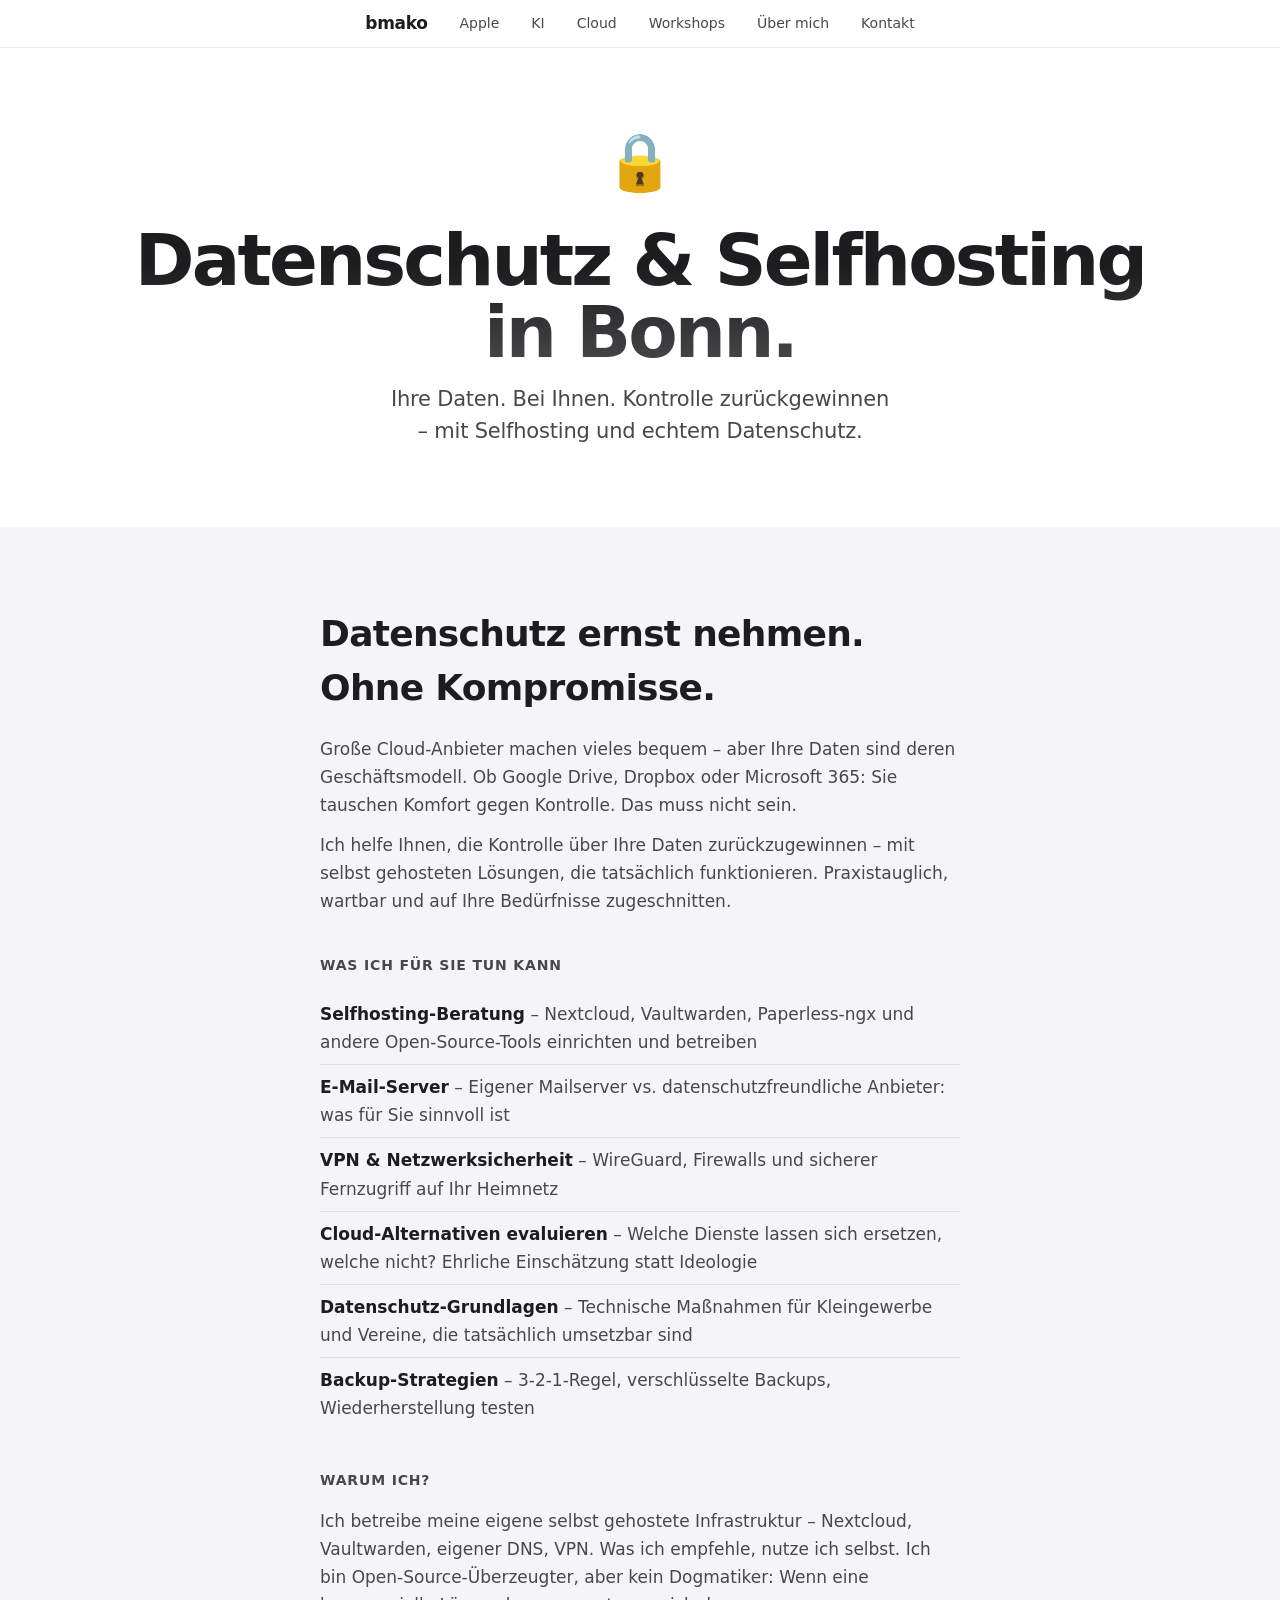
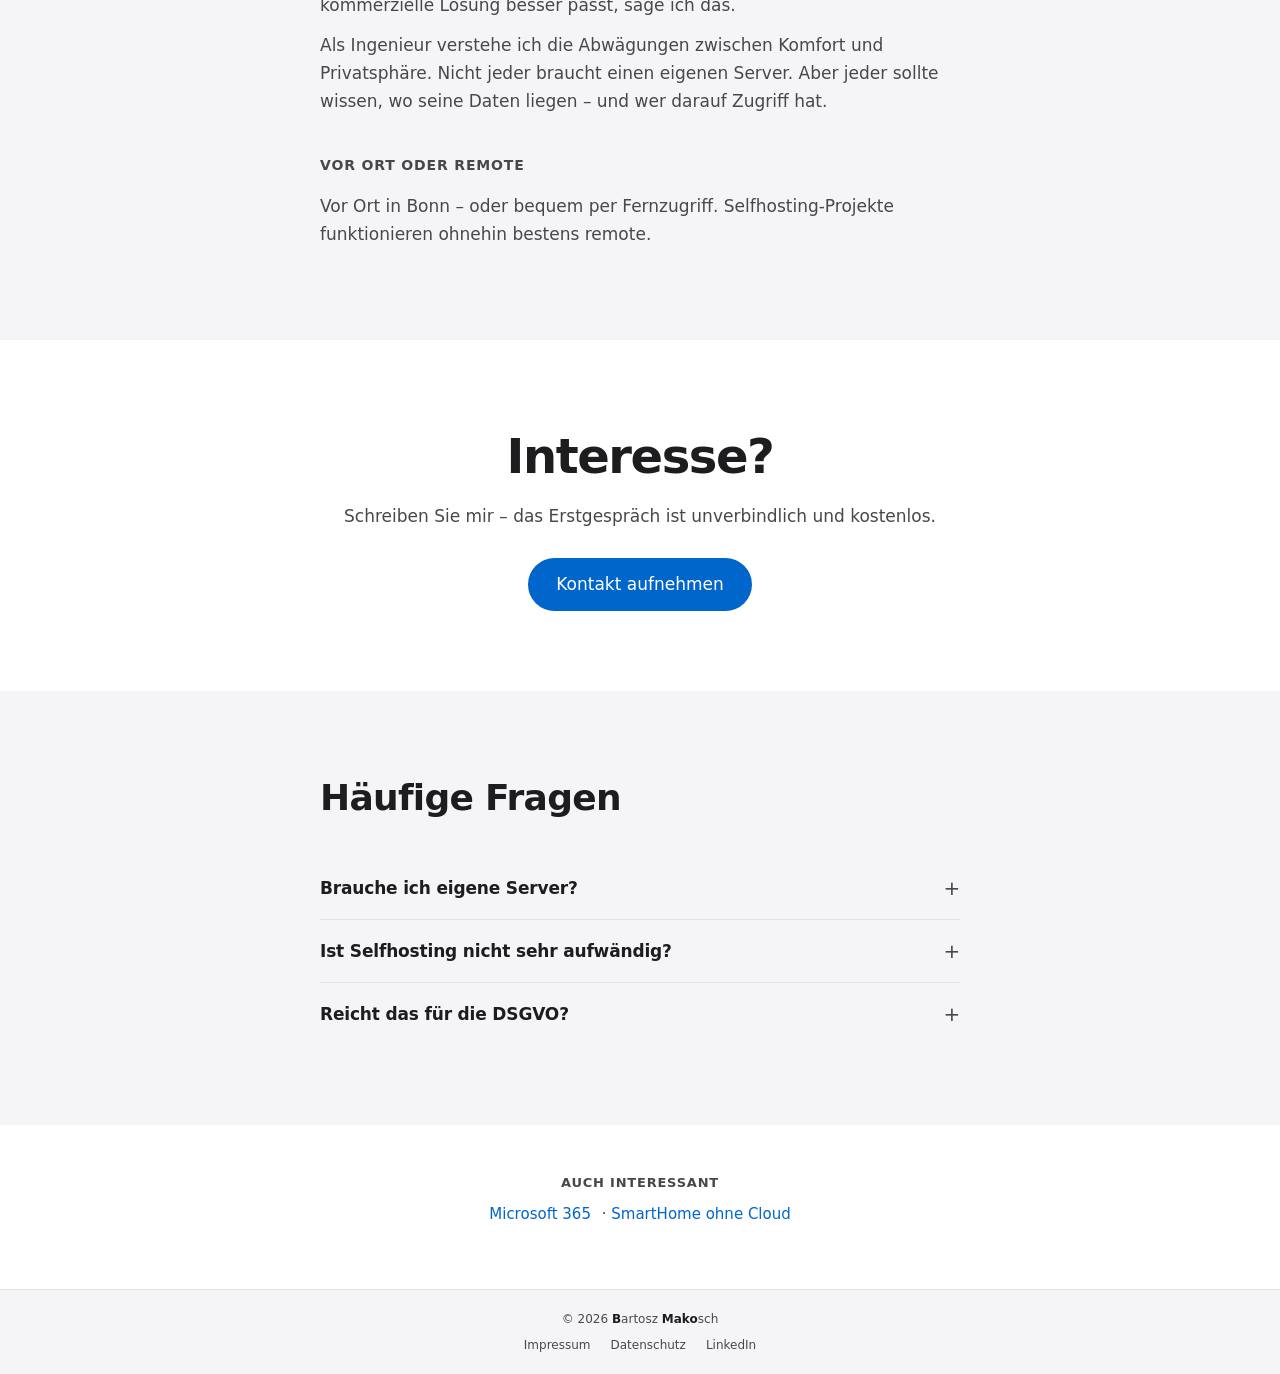
<file: datenschutz-selfhosting.html>
<!doctype html>
<html lang="de">
    <head>
        <meta charset="UTF-8" />
        <meta name="viewport" content="width=device-width, initial-scale=1.0" />
        <meta
            name="description"
            content="Datenschutzberatung und Selfhosting in Bonn – Datenhoheit zurückgewinnen, unabhängig von Big-Cloud-Anbietern. Persönliche Beratung vom Ingenieur. Bartosz Makosch."
        />
        <title>Datenschutz & Selfhosting Bonn | Datenhoheit & Privatsphäre – Bartosz Makosch</title>

        <!-- Favicon -->
        <link rel="apple-touch-icon" sizes="180x180" href="favicon/apple-touch-icon.png" />
        <link rel="icon" type="image/png" sizes="32x32" href="favicon/favicon-32x32.png" />
        <link rel="icon" type="image/png" sizes="16x16" href="favicon/favicon-16x16.png" />
        <link rel="icon" href="favicon/favicon.ico" sizes="any" />
        <link rel="manifest" href="favicon/site.webmanifest" />
        <meta name="theme-color" content="#000000" />

        <!-- Open Graph -->
        <meta property="og:title" content="Datenschutz & Selfhosting Bonn | Datenhoheit & Privatsphäre" />
        <meta property="og:url" content="https://bmako.de/datenschutz-selfhosting.html" />
        <meta property="og:image" content="https://bmako.de/images/profile.jpeg" />
        <meta property="og:image:width" content="768" />
        <meta property="og:image:height" content="1024" />
        <meta property="og:image:alt" content="Bartosz Makosch – IT-Berater aus Bonn" />
        <meta property="og:description" content="Selfhosting-Beratung und Datenschutz in Bonn – Ihre Daten gehören Ihnen. Unabhängige Beratung für Privatpersonen, Kleingewerbe und Vereine." />
        <meta property="og:type" content="website" />
        <meta property="og:locale" content="de_DE" />
        <meta property="og:site_name" content="Bartosz Makosch – IT-Beratung Bonn" />

        <!-- Twitter Card -->
        <meta name="twitter:card" content="summary_large_image" />
        <meta name="twitter:title" content="Datenschutz & Selfhosting Bonn | Datenhoheit & Privatsphäre" />
        <meta name="twitter:description" content="Selfhosting-Beratung und Datenschutz in Bonn – Ihre Daten gehören Ihnen. Unabhängige Beratung für Privatpersonen, Kleingewerbe und Vereine." />
        <meta name="twitter:image" content="https://bmako.de/images/profile.jpeg" />
        <meta name="twitter:image:alt" content="Bartosz Makosch – IT-Berater aus Bonn" />

        <!-- Canonical -->
        <link rel="canonical" href="https://bmako.de/datenschutz-selfhosting.html" />
        <meta name="geo.region" content="DE-NW" />
        <meta name="geo.placename" content="Bonn" />

        <!-- JSON-LD -->
        <script type="application/ld+json">
        {
          "@context": "https://schema.org",
          "@graph": [
            {
              "@type": "Service",
              "@id": "https://bmako.de/datenschutz-selfhosting.html#service",
              "name": "Datenschutz & Selfhosting Beratung Bonn",
              "description": "Datenschutzberatung und Selfhosting in Bonn: Datenhoheit zurückgewinnen, eigene Infrastruktur aufbauen, unabhängig von großen Cloud-Anbietern.",
              "provider": {
                "@type": "Person",
                "@id": "https://bmako.de/#person",
                "name": "Bartosz Makosch",
                "url": "https://bmako.de/"
              },
              "areaServed": [
                { "@type": "City", "name": "Bonn" },
                { "@type": "City", "name": "Bad Godesberg" },
                { "@type": "City", "name": "Siegburg" },
                { "@type": "City", "name": "Köln" }
              ],
              "serviceType": "Datenschutz & Selfhosting Beratung",
              "offers": {
                "@type": "Offer",
                "availability": "https://schema.org/InStock",
                "areaServed": { "@type": "City", "name": "Bonn" }
              }
            },
            {
              "@type": "BreadcrumbList",
              "@id": "https://bmako.de/datenschutz-selfhosting.html#breadcrumb",
              "itemListElement": [
                { "@type": "ListItem", "position": 1, "name": "Start", "item": "https://bmako.de/" },
                { "@type": "ListItem", "position": 2, "name": "Datenschutz & Selfhosting Bonn", "item": "https://bmako.de/datenschutz-selfhosting.html" }
              ]
            },
            {
              "@type": "FAQPage",
              "@id": "https://bmako.de/datenschutz-selfhosting.html#faq",
              "mainEntity": [
                {
                  "@type": "Question",
                  "name": "Brauche ich eigene Server?",
                  "acceptedAnswer": { "@type": "Answer", "text": "Nicht unbedingt. Es gibt gehostete Lösungen, die Ihre Privatsphäre respektieren – etwa Mailbox.org oder Hetzner Storage Share. Ich finde die richtige Balance zwischen Aufwand und Datenschutz für Ihre Situation." }
                },
                {
                  "@type": "Question",
                  "name": "Ist Selfhosting nicht sehr aufwändig?",
                  "acceptedAnswer": { "@type": "Answer", "text": "Der Anfangsaufwand ist real – aber moderne Tools wie Docker und automatische Updates machen den Betrieb überschaubar. Ich richte alles ein und zeige Ihnen, wie Sie es pflegen. Und wenn etwas klemmt, bin ich erreichbar." }
                },
                {
                  "@type": "Question",
                  "name": "Reicht das für die DSGVO?",
                  "acceptedAnswer": { "@type": "Answer", "text": "Ich bin kein Anwalt und gebe keine Rechtsberatung. Aber ich helfe Ihnen bei der technischen Umsetzung – Verschlüsselung, Zugriffskontrollen, Datenminimierung. Für die rechtliche Seite empfehle ich einen spezialisierten Fachanwalt." }
                }
              ]
            }
          ]
        }
        </script>

        <!-- CSS -->
        <script src="js/theme.js"></script>
        <link rel="stylesheet" href="css/base.css" />
        <link rel="stylesheet" href="css/components.css" />
    </head>
    <body>
        <a href="#main-content" class="skip-link">Zum Hauptinhalt springen</a>

        <!-- Nav -->
        <nav class="site-nav" aria-label="Hauptnavigation">
            <a href="/" class="nav-logo">bmako</a>
            <a href="/#svc-apple">Apple</a>
            <a href="/#svc-ki">KI</a>
            <a href="/#svc-cloud">Cloud</a>
            <a href="/#svc-workshops">Workshops</a>
            <a href="/#about">Über mich</a>
            <a href="/#contact">Kontakt</a>
        </nav>

        <main id="main-content">
            <!-- Hero -->
            <section class="service-page-hero">
                <div class="service-page-emoji" aria-hidden="true">🔒</div>
                <h1 class="service-page-title">Datenschutz &amp; Selfhosting<br>in Bonn.</h1>
                <p class="service-page-subtitle">Ihre Daten. Bei Ihnen. Kontrolle zurückgewinnen – mit Selfhosting und echtem Datenschutz.</p>
            </section>

            <!-- Content -->
            <section class="service-page-content fade-in">
                <div class="service-page-inner">
                    <h2>Datenschutz ernst nehmen. Ohne Kompromisse.</h2>
                    <p>Große Cloud-Anbieter machen vieles bequem – aber Ihre Daten sind deren Geschäftsmodell. Ob Google Drive, Dropbox oder Microsoft 365: Sie tauschen Komfort gegen Kontrolle. Das muss nicht sein.</p>
                    <p>Ich helfe Ihnen, die Kontrolle über Ihre Daten zurückzugewinnen – mit selbst gehosteten Lösungen, die tatsächlich funktionieren. Praxistauglich, wartbar und auf Ihre Bedürfnisse zugeschnitten.</p>

                    <h3>Was ich für Sie tun kann</h3>
                    <ul class="service-page-list">
                        <li><strong>Selfhosting-Beratung</strong> – Nextcloud, Vaultwarden, Paperless-ngx und andere Open-Source-Tools einrichten und betreiben</li>
                        <li><strong>E-Mail-Server</strong> – Eigener Mailserver vs. datenschutzfreundliche Anbieter: was für Sie sinnvoll ist</li>
                        <li><strong>VPN & Netzwerksicherheit</strong> – WireGuard, Firewalls und sicherer Fernzugriff auf Ihr Heimnetz</li>
                        <li><strong>Cloud-Alternativen evaluieren</strong> – Welche Dienste lassen sich ersetzen, welche nicht? Ehrliche Einschätzung statt Ideologie</li>
                        <li><strong>Datenschutz-Grundlagen</strong> – Technische Maßnahmen für Kleingewerbe und Vereine, die tatsächlich umsetzbar sind</li>
                        <li><strong>Backup-Strategien</strong> – 3-2-1-Regel, verschlüsselte Backups, Wiederherstellung testen</li>
                    </ul>

                    <h3>Warum ich?</h3>
                    <p>Ich betreibe meine eigene selbst gehostete Infrastruktur – Nextcloud, Vaultwarden, eigener DNS, VPN. Was ich empfehle, nutze ich selbst. Ich bin Open-Source-Überzeugter, aber kein Dogmatiker: Wenn eine kommerzielle Lösung besser passt, sage ich das.</p>
                    <p>Als Ingenieur verstehe ich die Abwägungen zwischen Komfort und Privatsphäre. Nicht jeder braucht einen eigenen Server. Aber jeder sollte wissen, wo seine Daten liegen – und wer darauf Zugriff hat.</p>

                    <h3>Vor Ort oder remote</h3>
                    <p>Vor Ort in Bonn – oder bequem per Fernzugriff. Selfhosting-Projekte funktionieren ohnehin bestens remote.</p>
                </div>
            </section>

            <!-- CTA -->
            <section class="service-page-cta fade-in">
                <h2>Interesse?</h2>
                <p>Schreiben Sie mir – das Erstgespräch ist unverbindlich und kostenlos.</p>
                <a href="/#contact" class="contact-btn">Kontakt aufnehmen</a>
            </section>

            <!-- FAQ -->
            <section class="service-page-faq fade-in">
                <div class="service-page-inner">
                    <h2>Häufige Fragen</h2>
                    <details>
                        <summary>Brauche ich eigene Server?</summary>
                        <p>Nicht unbedingt. Es gibt gehostete Lösungen, die Ihre Privatsphäre respektieren – etwa Mailbox.org oder Hetzner Storage Share. Ich finde die richtige Balance zwischen Aufwand und Datenschutz für Ihre Situation.</p>
                    </details>
                    <details>
                        <summary>Ist Selfhosting nicht sehr aufwändig?</summary>
                        <p>Der Anfangsaufwand ist real – aber moderne Tools wie Docker und automatische Updates machen den Betrieb überschaubar. Ich richte alles ein und zeige Ihnen, wie Sie es pflegen. Und wenn etwas klemmt, bin ich erreichbar.</p>
                    </details>
                    <details>
                        <summary>Reicht das für die DSGVO?</summary>
                        <p>Ich bin kein Anwalt und gebe keine Rechtsberatung. Aber ich helfe Ihnen bei der technischen Umsetzung – Verschlüsselung, Zugriffskontrollen, Datenminimierung. Für die rechtliche Seite empfehle ich einen spezialisierten Fachanwalt.</p>
                    </details>
                </div>
            </section>

            <!-- Related services -->
            <nav class="related-services" aria-label="Verwandte Leistungen">
                <span class="related-label">Auch interessant</span>
                <a href="microsoft-365-bonn.html">Microsoft 365</a> ·
                <a href="smarthome-beratung-bonn.html">SmartHome ohne Cloud</a>
            </nav>
        </main>

        <!-- Footer -->
        <footer class="site-footer">
            <p>&copy; <span class="footer-year">2026</span> <strong>B</strong>artosz <strong>M</strong><strong>a</strong><strong>k</strong><strong>o</strong>sch</p>
            <div class="footer-links">
                <a href="impressum.html">Impressum</a>
                <a href="datenschutz.html">Datenschutz</a>
                <a href="https://de.linkedin.com/in/bartosz-makosch" target="_blank" rel="noopener noreferrer">LinkedIn</a>
            </div>
        </footer>

        <script src="js/main.js" defer></script>
    </body>
</html>
</file>
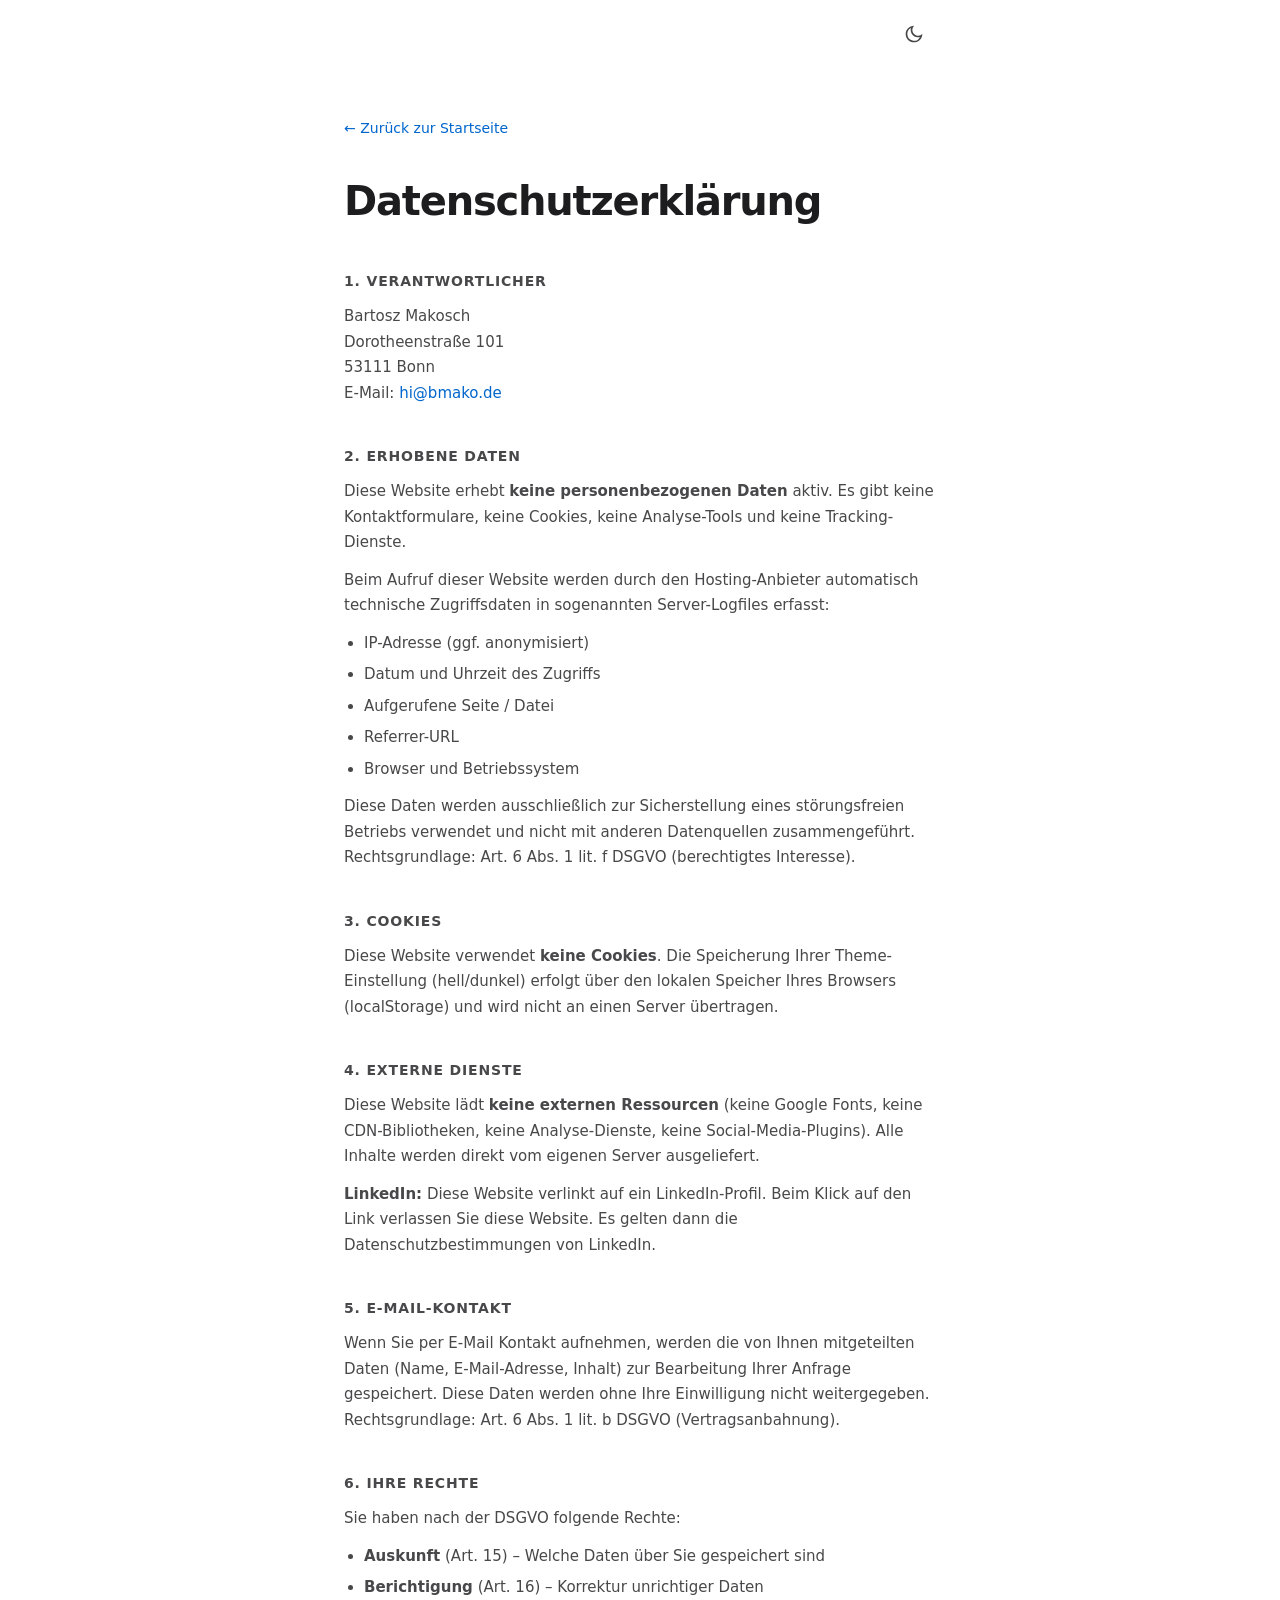
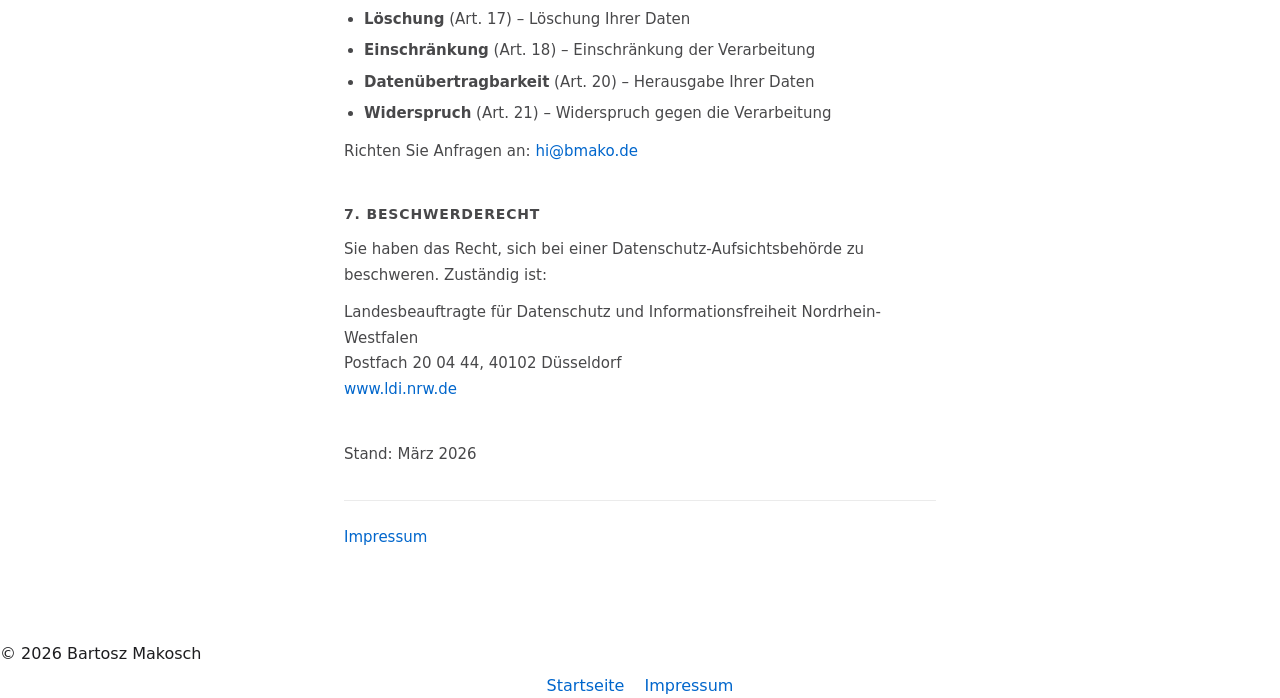
<file: datenschutz.html>
<!doctype html>
<html lang="de">
    <head>
        <meta charset="UTF-8" />
        <meta name="viewport" content="width=device-width, initial-scale=1.0" />
        <meta name="robots" content="noindex, follow" />
        <title>Datenschutzerklärung – Bartosz Makosch</title>
        <link rel="icon" href="favicon/favicon.ico" sizes="any" />
        <script src="js/theme.js"></script>
        <link rel="stylesheet" href="css/base.css" />
        <link rel="stylesheet" href="css/components.css" />
    </head>
    <body>
        <a href="#main-content" class="skip-link">Zum Hauptinhalt springen</a>

        <header>
            <div class="top-controls">
                <button id="theme-toggle" aria-label="Dunkelmodus umschalten">
                    <svg class="sun-icon" xmlns="http://www.w3.org/2000/svg" viewBox="0 0 24 24" width="20" height="20"><path fill="none" d="M0 0h24v24H0z"/><path d="M12 18a6 6 0 1 1 0-12 6 6 0 0 1 0 12zm0-2a4 4 0 1 0 0-8 4 4 0 0 0 0 8zM11 1h2v3h-2V1zm0 19h2v3h-2v-3zM3.515 4.929l1.414-1.414L7.05 5.636 5.636 7.05 3.515 4.93zM16.95 18.364l1.414-1.414 2.121 2.121-1.414 1.414-2.121-2.121zm2.121-14.85l1.414 1.415-2.121 2.121-1.414-1.414 2.121-2.121zM5.636 16.95l1.414 1.414-2.121 2.121-1.414-1.414 2.121-2.121zM23 11v2h-3v-2h3zM4 11v2H1v-2h3z"/></svg>
                    <svg class="moon-icon" xmlns="http://www.w3.org/2000/svg" viewBox="0 0 24 24" width="20" height="20"><path fill="none" d="M0 0h24v24H0z"/><path d="M10 7a7 7 0 0 0 12 4.9v.1c0 5.523-4.477 10-10 10S2 17.523 2 12 6.477 2 12 2h.1A6.979 6.979 0 0 0 10 7zm-6 5a8 8 0 0 0 15.062 3.762A9 9 0 0 1 8.238 4.938 7.999 7.999 0 0 0 4 12z"/></svg>
                </button>
            </div>
        </header>

        <main id="main-content">
            <div class="legal-page">
                <a href="/" class="legal-back">&larr; Zurück zur Startseite</a>

                <h1>Datenschutzerklärung</h1>

                <h2>1. Verantwortlicher</h2>
                <p>
                    Bartosz Makosch<br>
                    Dorotheenstraße 101<br>
                    53111 Bonn<br>
                    E-Mail: <a class="legal-email" href="#" aria-label="E-Mail senden">hi&nbsp;[at]&nbsp;bmako&nbsp;[dot]&nbsp;de</a>
                </p>

                <h2>2. Erhobene Daten</h2>
                <p>Diese Website erhebt <strong>keine personenbezogenen Daten</strong> aktiv. Es gibt keine Kontaktformulare, keine Cookies, keine Analyse-Tools und keine Tracking-Dienste.</p>
                <p>Beim Aufruf dieser Website werden durch den Hosting-Anbieter automatisch technische Zugriffsdaten in sogenannten Server-Logfiles erfasst:</p>
                <ul>
                    <li>IP-Adresse (ggf. anonymisiert)</li>
                    <li>Datum und Uhrzeit des Zugriffs</li>
                    <li>Aufgerufene Seite / Datei</li>
                    <li>Referrer-URL</li>
                    <li>Browser und Betriebssystem</li>
                </ul>
                <p>Diese Daten werden ausschließlich zur Sicherstellung eines störungsfreien Betriebs verwendet und nicht mit anderen Datenquellen zusammengeführt. Rechtsgrundlage: Art. 6 Abs. 1 lit. f DSGVO (berechtigtes Interesse).</p>

                <h2>3. Cookies</h2>
                <p>Diese Website verwendet <strong>keine Cookies</strong>. Die Speicherung Ihrer Theme-Einstellung (hell/dunkel) erfolgt über den lokalen Speicher Ihres Browsers (localStorage) und wird nicht an einen Server übertragen.</p>

                <h2>4. Externe Dienste</h2>
                <p>Diese Website lädt <strong>keine externen Ressourcen</strong> (keine Google Fonts, keine CDN-Bibliotheken, keine Analyse-Dienste, keine Social-Media-Plugins). Alle Inhalte werden direkt vom eigenen Server ausgeliefert.</p>
                <p><strong>LinkedIn:</strong> Diese Website verlinkt auf ein LinkedIn-Profil. Beim Klick auf den Link verlassen Sie diese Website. Es gelten dann die Datenschutzbestimmungen von LinkedIn.</p>

                <h2>5. E-Mail-Kontakt</h2>
                <p>Wenn Sie per E-Mail Kontakt aufnehmen, werden die von Ihnen mitgeteilten Daten (Name, E-Mail-Adresse, Inhalt) zur Bearbeitung Ihrer Anfrage gespeichert. Diese Daten werden ohne Ihre Einwilligung nicht weitergegeben. Rechtsgrundlage: Art. 6 Abs. 1 lit. b DSGVO (Vertragsanbahnung).</p>

                <h2>6. Ihre Rechte</h2>
                <p>Sie haben nach der DSGVO folgende Rechte:</p>
                <ul>
                    <li><strong>Auskunft</strong> (Art. 15) – Welche Daten über Sie gespeichert sind</li>
                    <li><strong>Berichtigung</strong> (Art. 16) – Korrektur unrichtiger Daten</li>
                    <li><strong>Löschung</strong> (Art. 17) – Löschung Ihrer Daten</li>
                    <li><strong>Einschränkung</strong> (Art. 18) – Einschränkung der Verarbeitung</li>
                    <li><strong>Datenübertragbarkeit</strong> (Art. 20) – Herausgabe Ihrer Daten</li>
                    <li><strong>Widerspruch</strong> (Art. 21) – Widerspruch gegen die Verarbeitung</li>
                </ul>
                <p>Richten Sie Anfragen an: <a class="legal-email" href="#" aria-label="E-Mail senden">hi&nbsp;[at]&nbsp;bmako&nbsp;[dot]&nbsp;de</a></p>

                <h2>7. Beschwerderecht</h2>
                <p>Sie haben das Recht, sich bei einer Datenschutz-Aufsichtsbehörde zu beschweren. Zuständig ist:</p>
                <p>
                    Landesbeauftragte für Datenschutz und Informationsfreiheit Nordrhein-Westfalen<br>
                    Postfach 20 04 44, 40102 Düsseldorf<br>
                    <a href="https://www.ldi.nrw.de" target="_blank" rel="noopener noreferrer">www.ldi.nrw.de</a>
                </p>

                <p class="legal-meta">Stand: März 2026</p>

                <p class="legal-footer-links">
                    <a href="impressum.html">Impressum</a>
                </p>
            </div>

        </main>

        <button id="back-to-top" class="back-to-top" aria-label="Zurück nach oben">
            <svg class="back-to-top-ring" viewBox="0 0 28 28">
                <circle class="back-to-top-track" cx="14" cy="14" r="11.5" />
                <circle class="back-to-top-progress" id="scroll-progress" cx="14" cy="14" r="11.5" />
            </svg>
            <span class="back-to-top-label">Nach oben</span>
        </button>

        <footer>
            <div class="footer-content">
                <p>&copy; <span id="footer-year">2026</span> Bartosz Makosch</p>
                <nav class="footer-links" aria-label="Footer-Navigation">
                    <a href="/">Startseite</a>
                    <a href="impressum.html">Impressum</a>
                </nav>
            </div>
        </footer>

        <script src="js/main.js" defer></script>
    </body>
</html>
</file>
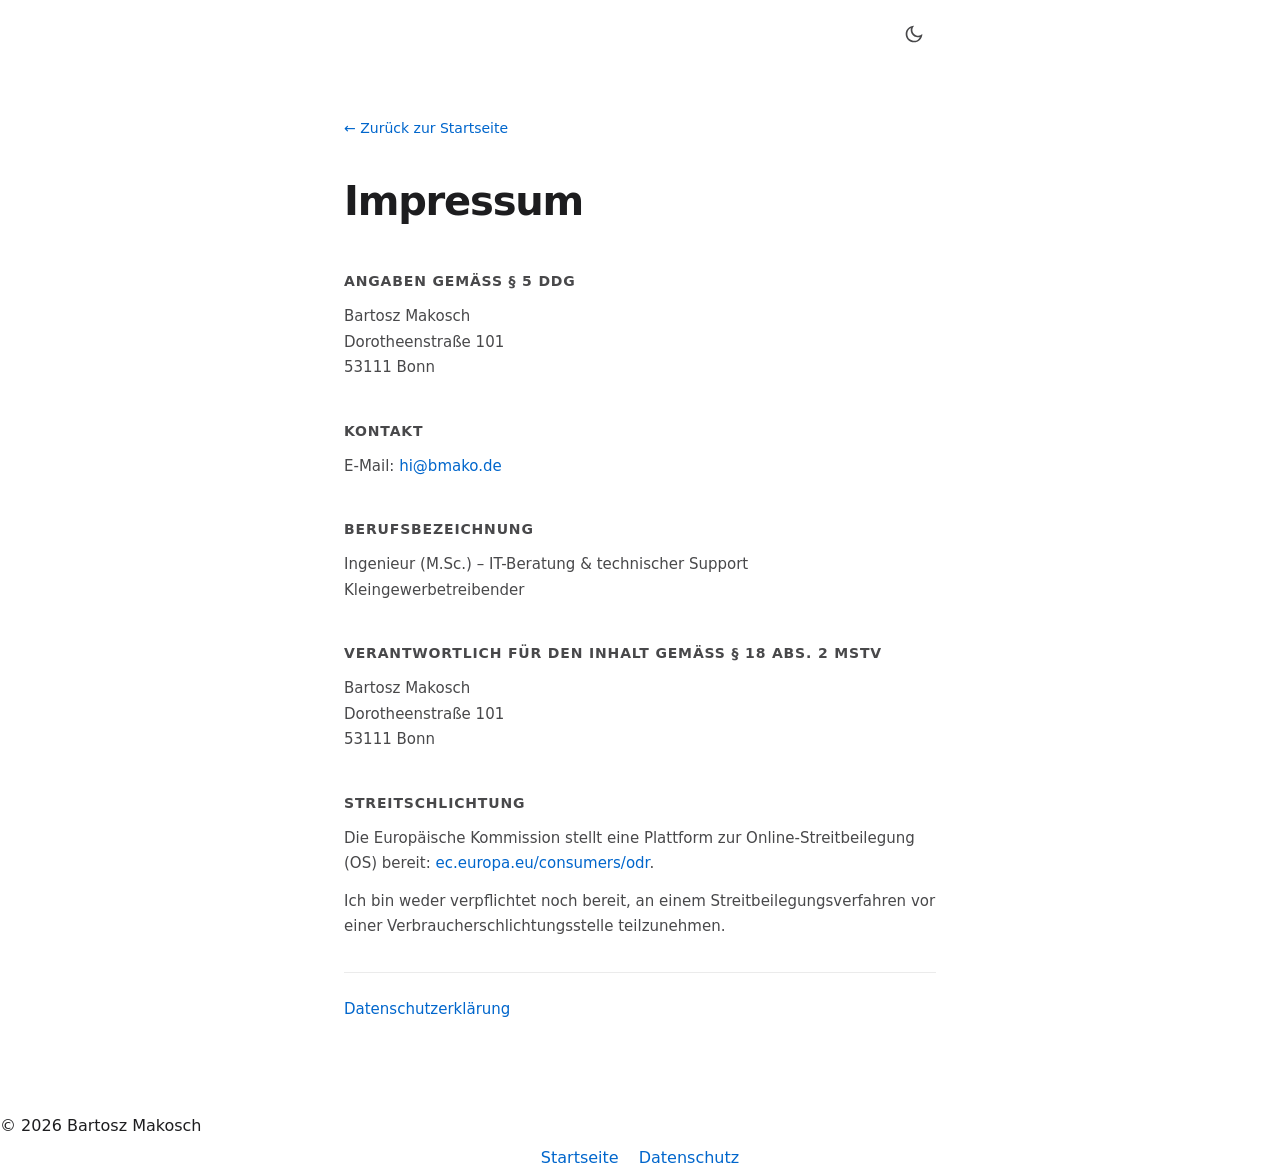
<file: impressum.html>
<!doctype html>
<html lang="de">
    <head>
        <meta charset="UTF-8" />
        <meta name="viewport" content="width=device-width, initial-scale=1.0" />
        <meta name="robots" content="noindex, follow" />
        <title>Impressum – Bartosz Makosch</title>
        <link rel="icon" href="favicon/favicon.ico" sizes="any" />
        <script src="js/theme.js"></script>
        <link rel="stylesheet" href="css/base.css" />
        <link rel="stylesheet" href="css/components.css" />
    </head>
    <body>
        <a href="#main-content" class="skip-link">Zum Hauptinhalt springen</a>

        <header>
            <div class="top-controls">
                <button id="theme-toggle" aria-label="Dunkelmodus umschalten">
                    <svg class="sun-icon" xmlns="http://www.w3.org/2000/svg" viewBox="0 0 24 24" width="20" height="20"><path fill="none" d="M0 0h24v24H0z"/><path d="M12 18a6 6 0 1 1 0-12 6 6 0 0 1 0 12zm0-2a4 4 0 1 0 0-8 4 4 0 0 0 0 8zM11 1h2v3h-2V1zm0 19h2v3h-2v-3zM3.515 4.929l1.414-1.414L7.05 5.636 5.636 7.05 3.515 4.93zM16.95 18.364l1.414-1.414 2.121 2.121-1.414 1.414-2.121-2.121zm2.121-14.85l1.414 1.415-2.121 2.121-1.414-1.414 2.121-2.121zM5.636 16.95l1.414 1.414-2.121 2.121-1.414-1.414 2.121-2.121zM23 11v2h-3v-2h3zM4 11v2H1v-2h3z"/></svg>
                    <svg class="moon-icon" xmlns="http://www.w3.org/2000/svg" viewBox="0 0 24 24" width="20" height="20"><path fill="none" d="M0 0h24v24H0z"/><path d="M10 7a7 7 0 0 0 12 4.9v.1c0 5.523-4.477 10-10 10S2 17.523 2 12 6.477 2 12 2h.1A6.979 6.979 0 0 0 10 7zm-6 5a8 8 0 0 0 15.062 3.762A9 9 0 0 1 8.238 4.938 7.999 7.999 0 0 0 4 12z"/></svg>
                </button>
            </div>
        </header>

        <main id="main-content">
            <div class="legal-page">
                <a href="/" class="legal-back">&larr; Zurück zur Startseite</a>

                <h1>Impressum</h1>

                <h2>Angaben gemäß § 5 DDG</h2>
                <p>
                    Bartosz Makosch<br>
                    Dorotheenstraße 101<br>
                    53111 Bonn
                </p>

                <h2>Kontakt</h2>
                <p>E-Mail: <a class="legal-email" href="#" aria-label="E-Mail senden">hi&nbsp;[at]&nbsp;bmako&nbsp;[dot]&nbsp;de</a></p>

                <h2>Berufsbezeichnung</h2>
                <p>Ingenieur (M.Sc.) – IT-Beratung &amp; technischer Support<br>Kleingewerbetreibender</p>

                <h2>Verantwortlich für den Inhalt gemäß § 18 Abs. 2 MStV</h2>
                <p>
                    Bartosz Makosch<br>
                    Dorotheenstraße 101<br>
                    53111 Bonn
                </p>

                <h2>Streitschlichtung</h2>
                <p>Die Europäische Kommission stellt eine Plattform zur Online-Streitbeilegung (OS) bereit: <a href="https://ec.europa.eu/consumers/odr/" target="_blank" rel="noopener noreferrer">ec.europa.eu/consumers/odr</a>.</p>
                <p>Ich bin weder verpflichtet noch bereit, an einem Streitbeilegungsverfahren vor einer Verbraucherschlichtungsstelle teilzunehmen.</p>

                <p class="legal-footer-links">
                    <a href="datenschutz.html">Datenschutzerklärung</a>
                </p>
            </div>

        </main>

        <button id="back-to-top" class="back-to-top" aria-label="Zurück nach oben">
            <svg class="back-to-top-ring" viewBox="0 0 28 28">
                <circle class="back-to-top-track" cx="14" cy="14" r="11.5" />
                <circle class="back-to-top-progress" id="scroll-progress" cx="14" cy="14" r="11.5" />
            </svg>
            <span class="back-to-top-label">Nach oben</span>
        </button>

        <footer>
            <div class="footer-content">
                <p>&copy; <span id="footer-year">2026</span> Bartosz Makosch</p>
                <nav class="footer-links" aria-label="Footer-Navigation">
                    <a href="/">Startseite</a>
                    <a href="datenschutz.html">Datenschutz</a>
                </nav>
            </div>
        </footer>

        <script src="js/main.js" defer></script>
    </body>
</html>
</file>
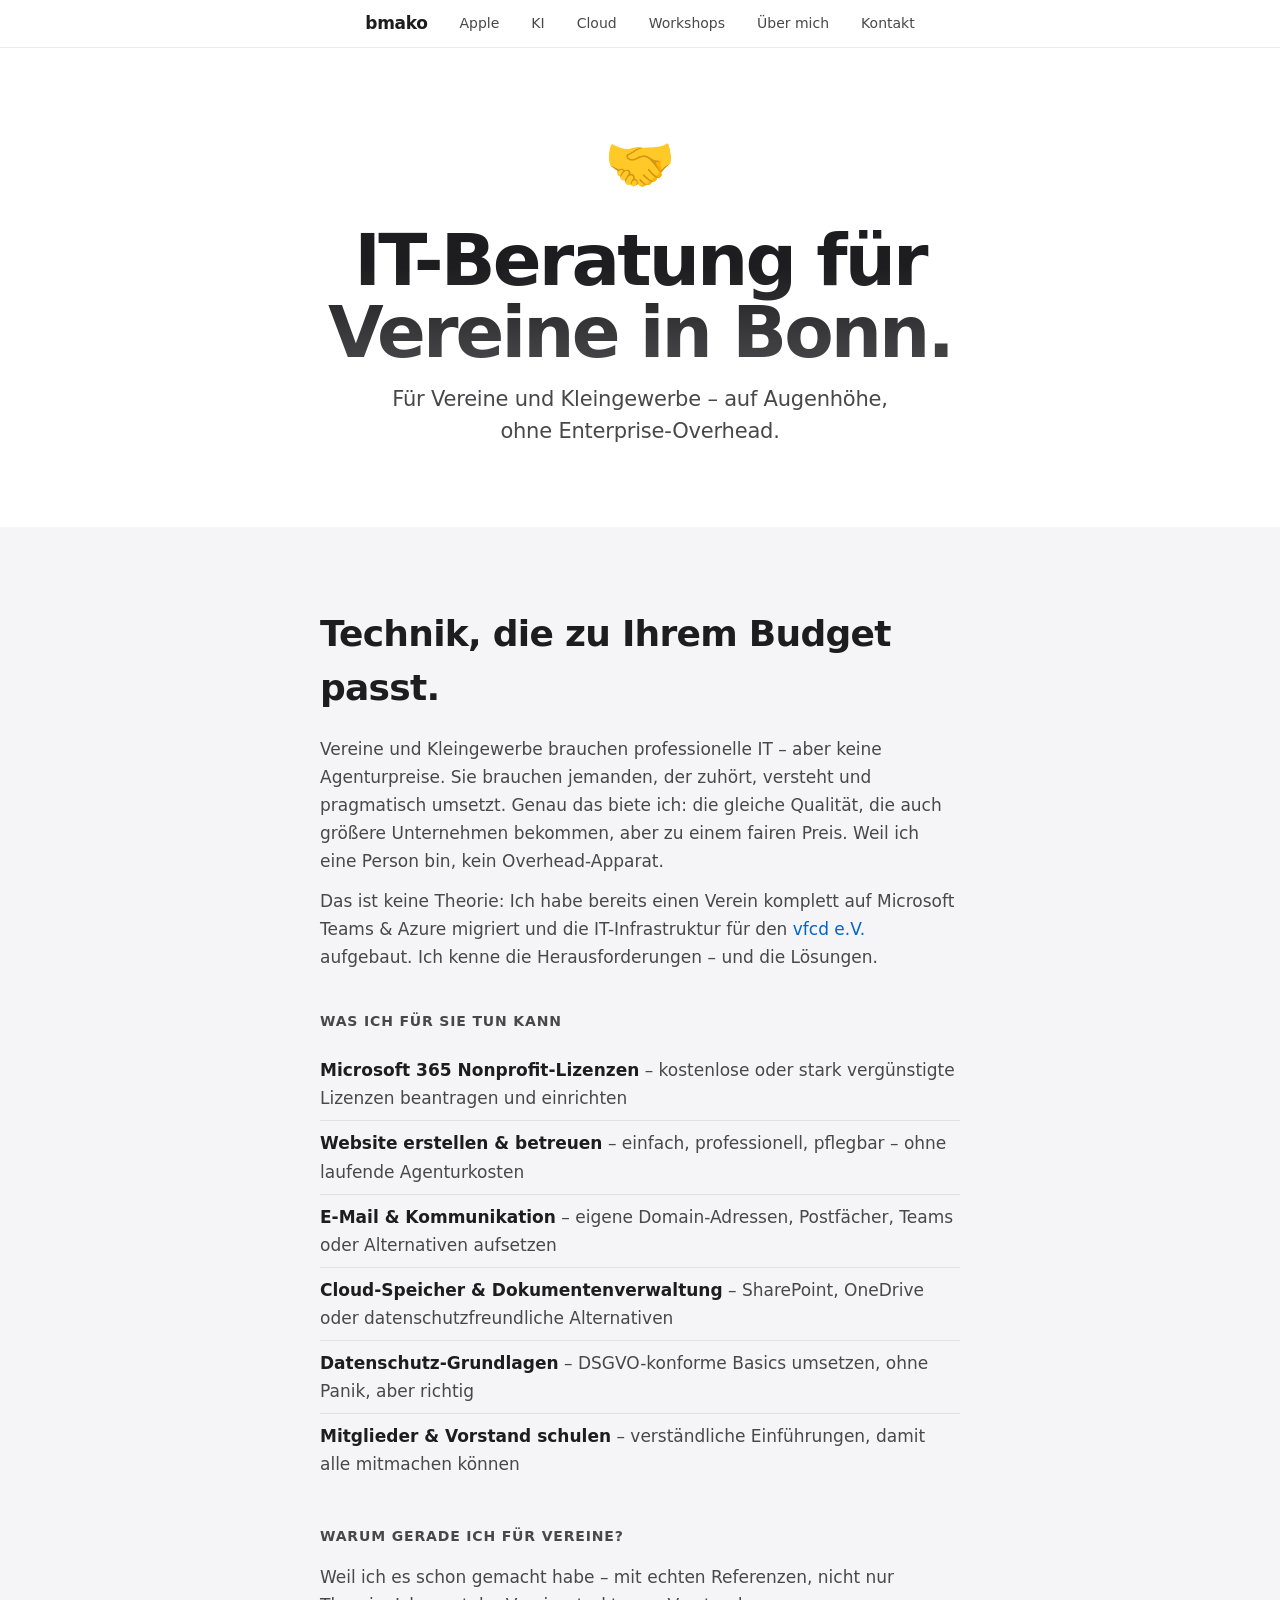
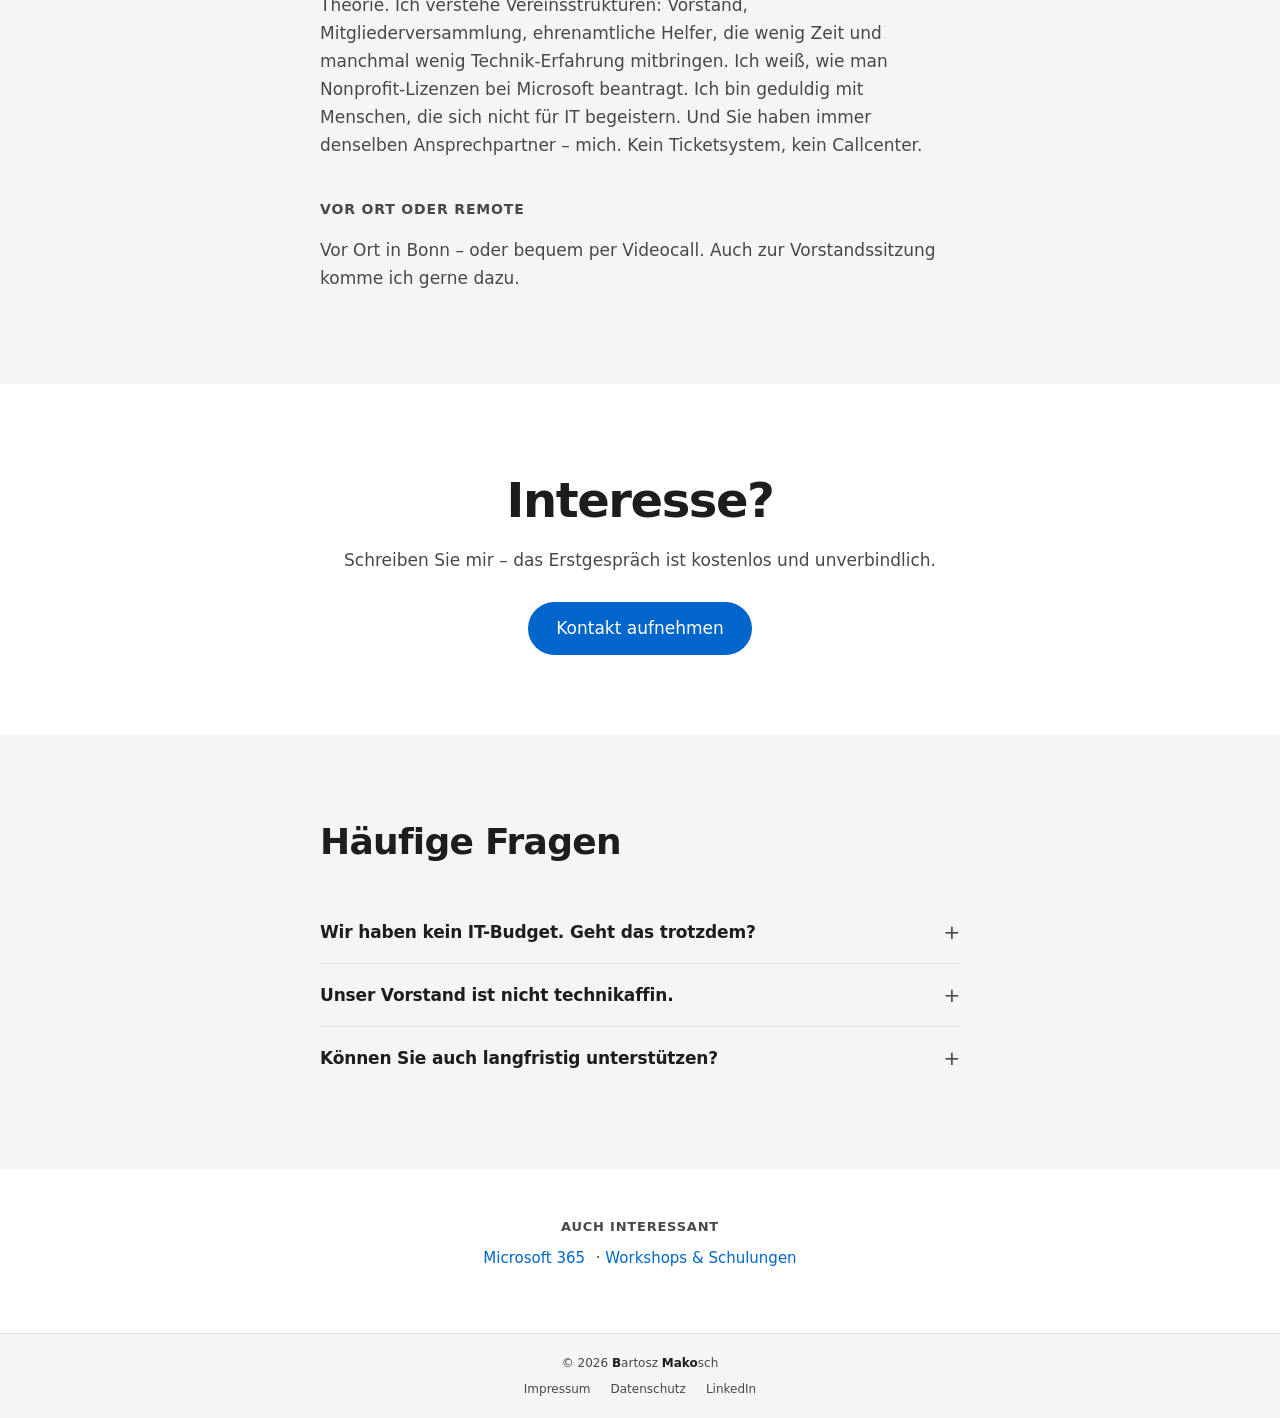
<file: it-beratung-vereine.html>
<!doctype html>
<html lang="de">
    <head>
        <meta charset="UTF-8" />
        <meta name="viewport" content="width=device-width, initial-scale=1.0" />
        <meta
            name="description"
            content="IT-Beratung für Vereine und Kleingewerbe in Bonn – Microsoft 365, Website, Cloud & Datenschutz. Persönlich, erschwinglich, ohne Enterprise-Overhead. Bartosz Makosch."
        />
        <title>IT-Beratung für Vereine & Kleingewerbe Bonn – Bartosz Makosch</title>

        <!-- Favicon -->
        <link rel="apple-touch-icon" sizes="180x180" href="favicon/apple-touch-icon.png" />
        <link rel="icon" type="image/png" sizes="32x32" href="favicon/favicon-32x32.png" />
        <link rel="icon" type="image/png" sizes="16x16" href="favicon/favicon-16x16.png" />
        <link rel="icon" href="favicon/favicon.ico" sizes="any" />
        <link rel="manifest" href="favicon/site.webmanifest" />
        <meta name="theme-color" content="#000000" />

        <!-- Open Graph -->
        <meta property="og:title" content="IT-Beratung für Vereine & Kleingewerbe Bonn" />
        <meta property="og:url" content="https://bmako.de/it-beratung-vereine.html" />
        <meta property="og:image" content="https://bmako.de/images/profile.jpeg" />
        <meta property="og:image:width" content="768" />
        <meta property="og:image:height" content="1024" />
        <meta property="og:image:alt" content="Bartosz Makosch – IT-Berater aus Bonn" />
        <meta property="og:description" content="IT-Beratung für Vereine und Kleingewerbe in Bonn – professionelle IT zum fairen Preis. Persönlich und auf Augenhöhe." />
        <meta property="og:type" content="website" />
        <meta property="og:locale" content="de_DE" />
        <meta property="og:site_name" content="Bartosz Makosch – IT-Beratung Bonn" />

        <!-- Twitter Card -->
        <meta name="twitter:card" content="summary_large_image" />
        <meta name="twitter:title" content="IT-Beratung für Vereine & Kleingewerbe Bonn" />
        <meta name="twitter:description" content="IT-Beratung für Vereine und Kleingewerbe in Bonn – professionelle IT zum fairen Preis. Persönlich und auf Augenhöhe." />
        <meta name="twitter:image" content="https://bmako.de/images/profile.jpeg" />
        <meta name="twitter:image:alt" content="Bartosz Makosch – IT-Berater aus Bonn" />

        <!-- Canonical -->
        <link rel="canonical" href="https://bmako.de/it-beratung-vereine.html" />
        <meta name="geo.region" content="DE-NW" />
        <meta name="geo.placename" content="Bonn" />

        <!-- JSON-LD -->
        <script type="application/ld+json">
        {
          "@context": "https://schema.org",
          "@graph": [
            {
              "@type": "Service",
              "@id": "https://bmako.de/it-beratung-vereine.html#service",
              "name": "IT-Beratung für Vereine und Kleingewerbe Bonn",
              "description": "Persönliche IT-Beratung für Vereine und Kleingewerbe in Bonn: Microsoft 365, Website, Cloud-Speicher, Datenschutz und laufende Betreuung – erschwinglich und auf Augenhöhe.",
              "provider": {
                "@type": "Person",
                "@id": "https://bmako.de/#person",
                "name": "Bartosz Makosch",
                "url": "https://bmako.de/"
              },
              "areaServed": [
                { "@type": "City", "name": "Bonn" },
                { "@type": "City", "name": "Bad Godesberg" },
                { "@type": "City", "name": "Siegburg" },
                { "@type": "City", "name": "Köln" }
              ],
              "serviceType": "IT-Beratung für Vereine und Kleingewerbe",
              "offers": {
                "@type": "Offer",
                "availability": "https://schema.org/InStock",
                "areaServed": { "@type": "City", "name": "Bonn" }
              }
            },
            {
              "@type": "BreadcrumbList",
              "@id": "https://bmako.de/it-beratung-vereine.html#breadcrumb",
              "itemListElement": [
                { "@type": "ListItem", "position": 1, "name": "Start", "item": "https://bmako.de/" },
                { "@type": "ListItem", "position": 2, "name": "IT-Beratung für Vereine Bonn", "item": "https://bmako.de/it-beratung-vereine.html" }
              ]
            },
            {
              "@type": "FAQPage",
              "@id": "https://bmako.de/it-beratung-vereine.html#faq",
              "mainEntity": [
                {
                  "@type": "Question",
                  "name": "Wir haben kein IT-Budget. Geht das trotzdem?",
                  "acceptedAnswer": { "@type": "Answer", "text": "Oft ja. Viele Tools sind für gemeinnützige Organisationen kostenlos – zum Beispiel Microsoft 365 Nonprofit oder Google Workspace for Nonprofits. Ich helfe Ihnen, diese Programme zu finden, zu beantragen und einzurichten." }
                },
                {
                  "@type": "Question",
                  "name": "Unser Vorstand ist nicht technikaffin.",
                  "acceptedAnswer": { "@type": "Answer", "text": "Das ist völlig normal und kein Problem. Ich erkläre alles geduldig und auf Augenhöhe. Und ich richte die Dinge so ein, dass sie einfach zu bedienen sind – auch ohne IT-Kenntnisse." }
                },
                {
                  "@type": "Question",
                  "name": "Können Sie auch langfristig unterstützen?",
                  "acceptedAnswer": { "@type": "Answer", "text": "Ja, gerne. Nach der Einrichtung bleibe ich als Ansprechpartner für den laufenden Betrieb, Updates und neue Fragen. Sie erreichen mich direkt – nicht über ein Ticketsystem." }
                }
              ]
            }
          ]
        }
        </script>

        <!-- CSS -->
        <script src="js/theme.js"></script>
        <link rel="stylesheet" href="css/base.css" />
        <link rel="stylesheet" href="css/components.css" />
    </head>
    <body>
        <a href="#main-content" class="skip-link">Zum Hauptinhalt springen</a>

        <!-- Nav -->
        <nav class="site-nav" aria-label="Hauptnavigation">
            <a href="/" class="nav-logo">bmako</a>
            <a href="/#svc-apple">Apple</a>
            <a href="/#svc-ki">KI</a>
            <a href="/#svc-cloud">Cloud</a>
            <a href="/#svc-workshops">Workshops</a>
            <a href="/#about">Über mich</a>
            <a href="/#contact">Kontakt</a>
        </nav>

        <main id="main-content">
            <!-- Hero -->
            <section class="service-page-hero">
                <div class="service-page-emoji" aria-hidden="true">🤝</div>
                <h1 class="service-page-title">IT-Beratung für<br>Vereine in Bonn.</h1>
                <p class="service-page-subtitle">Für Vereine und Kleingewerbe – auf Augenhöhe, ohne Enterprise-Overhead.</p>
            </section>

            <!-- Content -->
            <section class="service-page-content fade-in">
                <div class="service-page-inner">
                    <h2>Technik, die zu Ihrem Budget passt.</h2>
                    <p>Vereine und Kleingewerbe brauchen professionelle IT – aber keine Agenturpreise. Sie brauchen jemanden, der zuhört, versteht und pragmatisch umsetzt. Genau das biete ich: die gleiche Qualität, die auch größere Unternehmen bekommen, aber zu einem fairen Preis. Weil ich eine Person bin, kein Overhead-Apparat.</p>
                    <p>Das ist keine Theorie: Ich habe bereits einen Verein komplett auf Microsoft Teams &amp; Azure migriert und die IT-Infrastruktur für den <a href="https://vfcd.org" target="_blank" rel="noopener noreferrer">vfcd e.V.</a> aufgebaut. Ich kenne die Herausforderungen – und die Lösungen.</p>

                    <h3>Was ich für Sie tun kann</h3>
                    <ul class="service-page-list">
                        <li><strong>Microsoft 365 Nonprofit-Lizenzen</strong> – kostenlose oder stark vergünstigte Lizenzen beantragen und einrichten</li>
                        <li><strong>Website erstellen &amp; betreuen</strong> – einfach, professionell, pflegbar – ohne laufende Agenturkosten</li>
                        <li><strong>E-Mail &amp; Kommunikation</strong> – eigene Domain-Adressen, Postfächer, Teams oder Alternativen aufsetzen</li>
                        <li><strong>Cloud-Speicher &amp; Dokumentenverwaltung</strong> – SharePoint, OneDrive oder datenschutzfreundliche Alternativen</li>
                        <li><strong>Datenschutz-Grundlagen</strong> – DSGVO-konforme Basics umsetzen, ohne Panik, aber richtig</li>
                        <li><strong>Mitglieder &amp; Vorstand schulen</strong> – verständliche Einführungen, damit alle mitmachen können</li>
                    </ul>

                    <h3>Warum gerade ich für Vereine?</h3>
                    <p>Weil ich es schon gemacht habe – mit echten Referenzen, nicht nur Theorie. Ich verstehe Vereinsstrukturen: Vorstand, Mitgliederversammlung, ehrenamtliche Helfer, die wenig Zeit und manchmal wenig Technik-Erfahrung mitbringen. Ich weiß, wie man Nonprofit-Lizenzen bei Microsoft beantragt. Ich bin geduldig mit Menschen, die sich nicht für IT begeistern. Und Sie haben immer denselben Ansprechpartner – mich. Kein Ticketsystem, kein Callcenter.</p>

                    <h3>Vor Ort oder remote</h3>
                    <p>Vor Ort in Bonn – oder bequem per Videocall. Auch zur Vorstandssitzung komme ich gerne dazu.</p>
                </div>
            </section>

            <!-- CTA -->
            <section class="service-page-cta fade-in">
                <h2>Interesse?</h2>
                <p>Schreiben Sie mir – das Erstgespräch ist kostenlos und unverbindlich.</p>
                <a href="/#contact" class="contact-btn">Kontakt aufnehmen</a>
            </section>

            <!-- FAQ -->
            <section class="service-page-faq fade-in">
                <div class="service-page-inner">
                    <h2>Häufige Fragen</h2>
                    <details>
                        <summary>Wir haben kein IT-Budget. Geht das trotzdem?</summary>
                        <p>Oft ja. Viele Tools sind für gemeinnützige Organisationen kostenlos – zum Beispiel Microsoft 365 Nonprofit oder Google Workspace for Nonprofits. Ich helfe Ihnen, diese Programme zu finden, zu beantragen und einzurichten.</p>
                    </details>
                    <details>
                        <summary>Unser Vorstand ist nicht technikaffin.</summary>
                        <p>Das ist völlig normal und kein Problem. Ich erkläre alles geduldig und auf Augenhöhe. Und ich richte die Dinge so ein, dass sie einfach zu bedienen sind – auch ohne IT-Kenntnisse.</p>
                    </details>
                    <details>
                        <summary>Können Sie auch langfristig unterstützen?</summary>
                        <p>Ja, gerne. Nach der Einrichtung bleibe ich als Ansprechpartner für den laufenden Betrieb, Updates und neue Fragen. Sie erreichen mich direkt – nicht über ein Ticketsystem.</p>
                    </details>
                </div>
            </section>

            <!-- Related services -->
            <nav class="related-services" aria-label="Verwandte Leistungen">
                <span class="related-label">Auch interessant</span>
                <a href="microsoft-365-bonn.html">Microsoft 365</a> ·
                <a href="workshops-bonn.html">Workshops &amp; Schulungen</a>
            </nav>
        </main>

        <!-- Footer -->
        <footer class="site-footer">
            <p>&copy; <span class="footer-year">2026</span> <strong>B</strong>artosz <strong>M</strong><strong>a</strong><strong>k</strong><strong>o</strong>sch</p>
            <div class="footer-links">
                <a href="impressum.html">Impressum</a>
                <a href="datenschutz.html">Datenschutz</a>
                <a href="https://de.linkedin.com/in/bartosz-makosch" target="_blank" rel="noopener noreferrer">LinkedIn</a>
            </div>
        </footer>

        <script src="js/main.js" defer></script>
    </body>
</html>
</file>
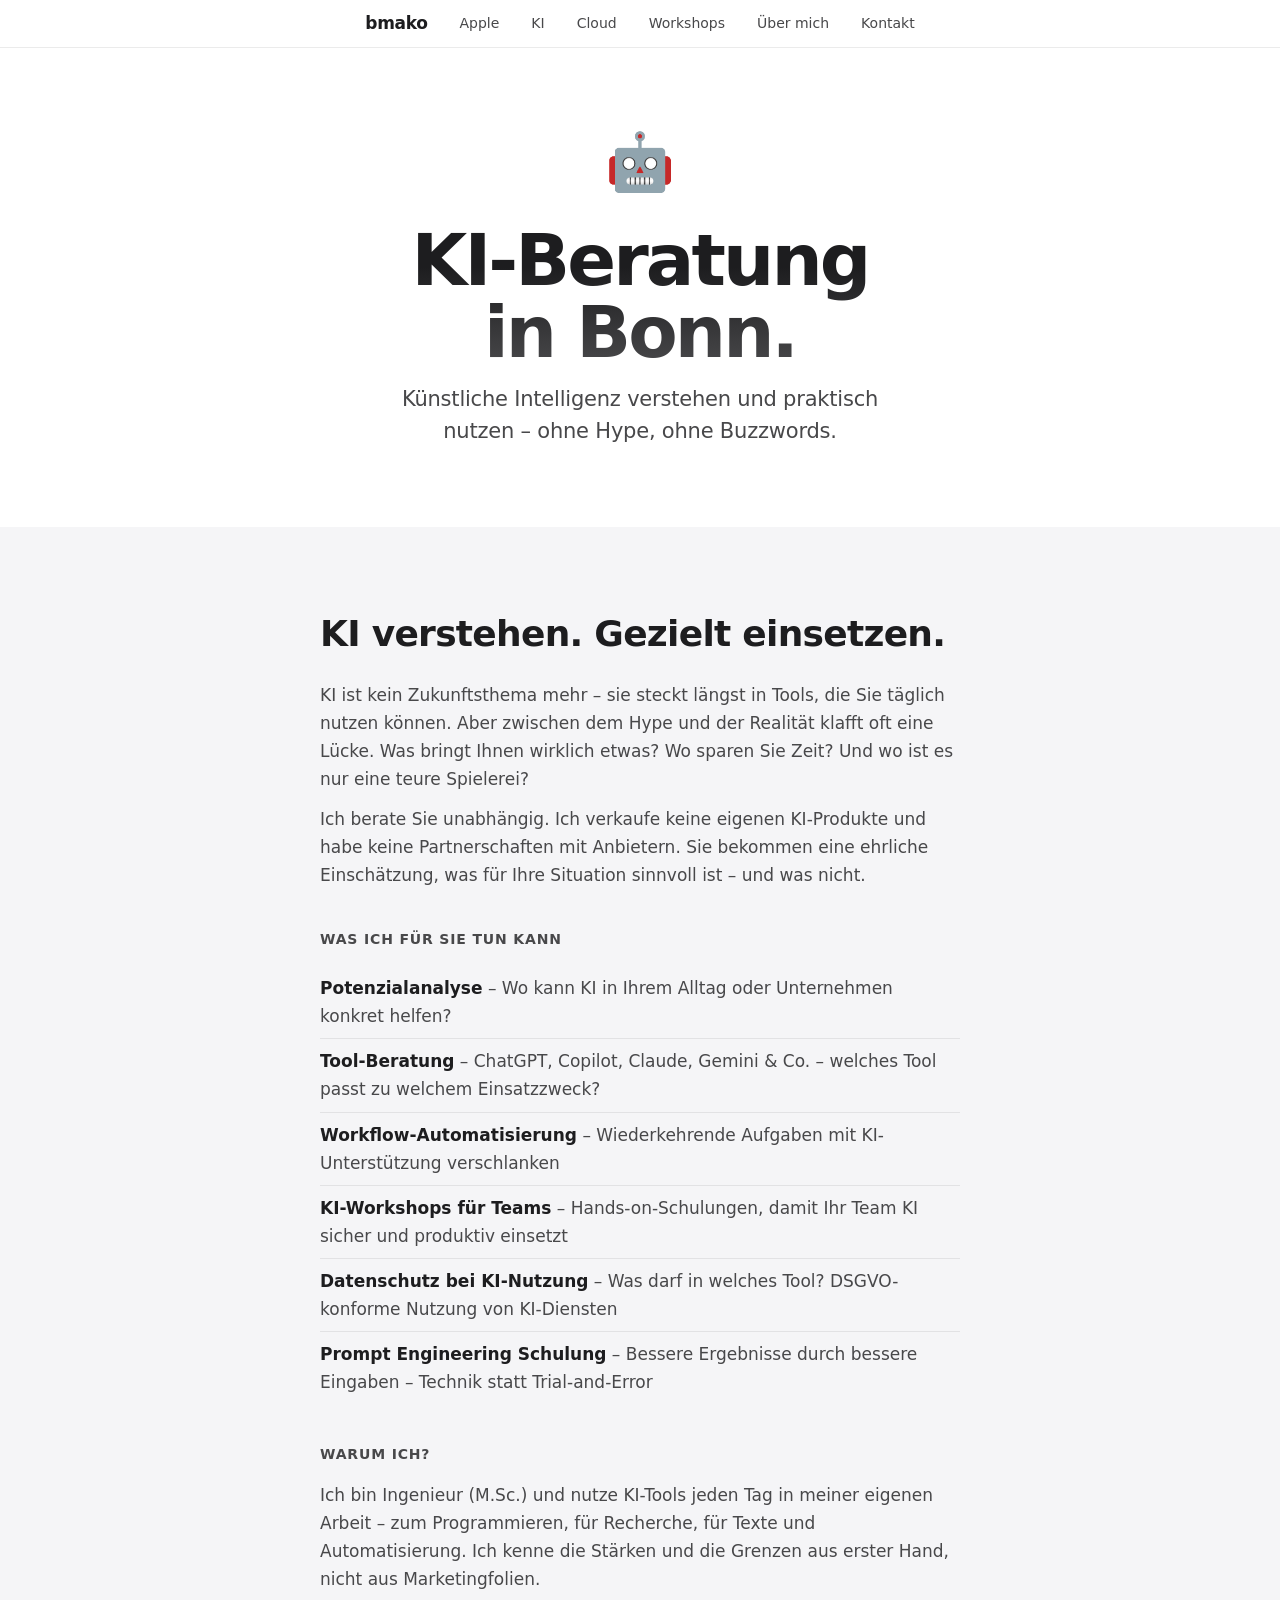
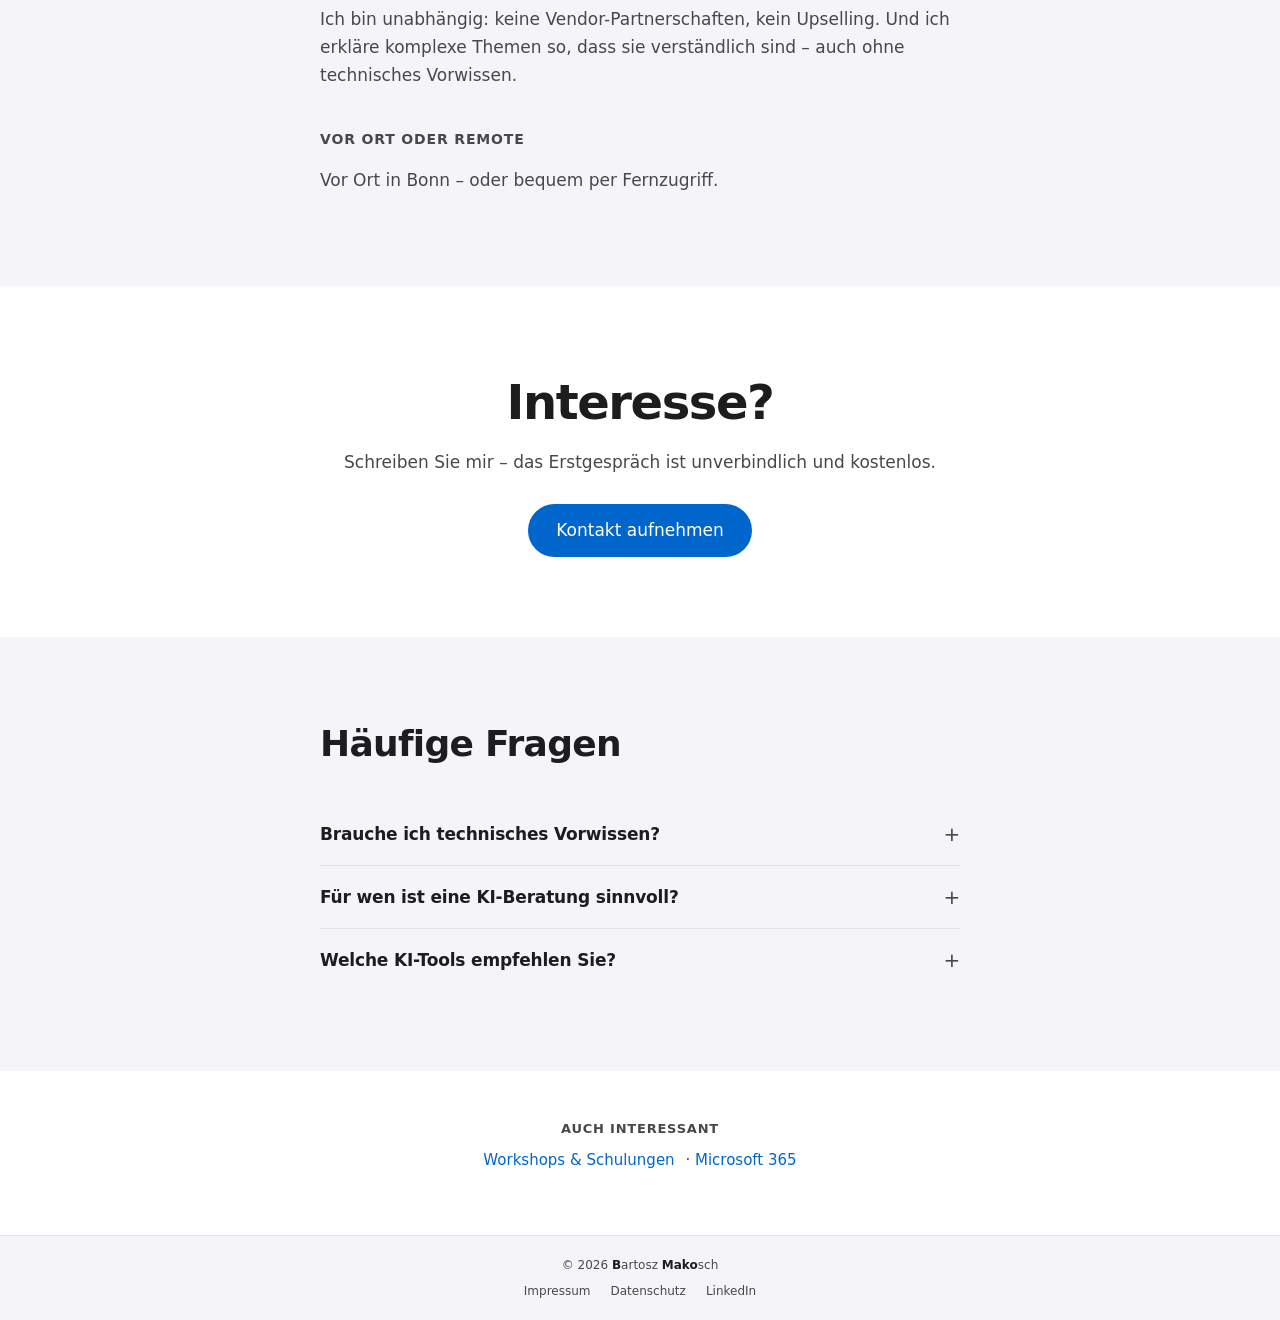
<file: ki-beratung-bonn.html>
<!doctype html>
<html lang="de">
    <head>
        <meta charset="UTF-8" />
        <meta name="viewport" content="width=device-width, initial-scale=1.0" />
        <meta
            name="description"
            content="KI-Beratung in Bonn – Workshops, Potenzialanalyse und Automatisierung. Unabhängig, praxisnah, ohne Vendor Lock-in. Bartosz Makosch."
        />
        <title>KI-Beratung Bonn | Workshops, Potenzialanalyse & Automatisierung – Bartosz Makosch</title>

        <!-- Favicon -->
        <link rel="apple-touch-icon" sizes="180x180" href="favicon/apple-touch-icon.png" />
        <link rel="icon" type="image/png" sizes="32x32" href="favicon/favicon-32x32.png" />
        <link rel="icon" type="image/png" sizes="16x16" href="favicon/favicon-16x16.png" />
        <link rel="icon" href="favicon/favicon.ico" sizes="any" />
        <link rel="manifest" href="favicon/site.webmanifest" />
        <meta name="theme-color" content="#000000" />

        <!-- Open Graph -->
        <meta property="og:title" content="KI-Beratung Bonn | Workshops, Potenzialanalyse & Automatisierung" />
        <meta property="og:url" content="https://bmako.de/ki-beratung-bonn.html" />
        <meta property="og:image" content="https://bmako.de/images/profile.jpeg" />
        <meta property="og:image:width" content="768" />
        <meta property="og:image:height" content="1024" />
        <meta property="og:image:alt" content="Bartosz Makosch – IT-Berater aus Bonn" />
        <meta property="og:description" content="KI-Beratung in Bonn – Workshops, Potenzialanalyse und Automatisierung. Unabhängig und praxisnah, ohne Vendor Lock-in." />
        <meta property="og:type" content="website" />
        <meta property="og:locale" content="de_DE" />
        <meta property="og:site_name" content="Bartosz Makosch – IT-Beratung Bonn" />

        <!-- Twitter Card -->
        <meta name="twitter:card" content="summary_large_image" />
        <meta name="twitter:title" content="KI-Beratung Bonn | Workshops, Potenzialanalyse & Automatisierung" />
        <meta name="twitter:description" content="KI-Beratung in Bonn – Workshops, Potenzialanalyse und Automatisierung. Unabhängig und praxisnah, ohne Vendor Lock-in." />
        <meta name="twitter:image" content="https://bmako.de/images/profile.jpeg" />
        <meta name="twitter:image:alt" content="Bartosz Makosch – IT-Berater aus Bonn" />

        <!-- Canonical -->
        <link rel="canonical" href="https://bmako.de/ki-beratung-bonn.html" />
        <meta name="geo.region" content="DE-NW" />
        <meta name="geo.placename" content="Bonn" />

        <!-- JSON-LD -->
        <script type="application/ld+json">
        {
          "@context": "https://schema.org",
          "@graph": [
            {
              "@type": "Service",
              "@id": "https://bmako.de/ki-beratung-bonn.html#service",
              "name": "KI-Beratung Bonn",
              "description": "Unabhängige KI-Beratung in Bonn: Potenzialanalyse, Workshops, Workflow-Automatisierung und Prompt Engineering – praxisnah und ohne Vendor Lock-in.",
              "provider": {
                "@type": "Person",
                "@id": "https://bmako.de/#person",
                "name": "Bartosz Makosch",
                "url": "https://bmako.de/"
              },
              "areaServed": [
                { "@type": "City", "name": "Bonn" },
                { "@type": "City", "name": "Bad Godesberg" },
                { "@type": "City", "name": "Siegburg" },
                { "@type": "City", "name": "Köln" }
              ],
              "serviceType": "KI-Beratung",
              "offers": {
                "@type": "Offer",
                "availability": "https://schema.org/InStock",
                "areaServed": { "@type": "City", "name": "Bonn" }
              }
            },
            {
              "@type": "BreadcrumbList",
              "@id": "https://bmako.de/ki-beratung-bonn.html#breadcrumb",
              "itemListElement": [
                { "@type": "ListItem", "position": 1, "name": "Start", "item": "https://bmako.de/" },
                { "@type": "ListItem", "position": 2, "name": "KI-Beratung Bonn", "item": "https://bmako.de/ki-beratung-bonn.html" }
              ]
            },
            {
              "@type": "FAQPage",
              "@id": "https://bmako.de/ki-beratung-bonn.html#faq",
              "mainEntity": [
                {
                  "@type": "Question",
                  "name": "Brauche ich technisches Vorwissen?",
                  "acceptedAnswer": { "@type": "Answer", "text": "Nein. Ich erkläre alles praxisnah und auf Augenhöhe. Meine Beratung richtet sich bewusst auch an Menschen, die mit KI bisher wenig Berührung hatten." }
                },
                {
                  "@type": "Question",
                  "name": "Für wen ist eine KI-Beratung sinnvoll?",
                  "acceptedAnswer": { "@type": "Answer", "text": "Für kleine und mittlere Unternehmen, Vereine und Privatpersonen, die KI sinnvoll einsetzen wollen – nicht als Selbstzweck, sondern um Zeit zu sparen und bessere Ergebnisse zu erzielen." }
                },
                {
                  "@type": "Question",
                  "name": "Welche KI-Tools empfehlen Sie?",
                  "acceptedAnswer": { "@type": "Answer", "text": "Das hängt vom Einsatzzweck ab. Ich bin unabhängig und habe keine Partnerschaften mit Anbietern. Sie bekommen eine ehrliche Empfehlung – auch wenn die lautet, dass Sie gerade kein KI-Tool brauchen." }
                }
              ]
            }
          ]
        }
        </script>

        <!-- CSS -->
        <script src="js/theme.js"></script>
        <link rel="stylesheet" href="css/base.css" />
        <link rel="stylesheet" href="css/components.css" />
    </head>
    <body>
        <a href="#main-content" class="skip-link">Zum Hauptinhalt springen</a>

        <!-- Nav -->
        <nav class="site-nav" aria-label="Hauptnavigation">
            <a href="/" class="nav-logo">bmako</a>
            <a href="/#svc-apple">Apple</a>
            <a href="/#svc-ki">KI</a>
            <a href="/#svc-cloud">Cloud</a>
            <a href="/#svc-workshops">Workshops</a>
            <a href="/#about">Über mich</a>
            <a href="/#contact">Kontakt</a>
        </nav>

        <main id="main-content">
            <!-- Hero -->
            <section class="service-page-hero">
                <div class="service-page-emoji" aria-hidden="true">🤖</div>
                <h1 class="service-page-title">KI-Beratung<br>in Bonn.</h1>
                <p class="service-page-subtitle">Künstliche Intelligenz verstehen und praktisch nutzen – ohne Hype, ohne Buzzwords.</p>
            </section>

            <!-- Content -->
            <section class="service-page-content fade-in">
                <div class="service-page-inner">
                    <h2>KI verstehen. Gezielt einsetzen.</h2>
                    <p>KI ist kein Zukunftsthema mehr – sie steckt längst in Tools, die Sie täglich nutzen können. Aber zwischen dem Hype und der Realität klafft oft eine Lücke. Was bringt Ihnen wirklich etwas? Wo sparen Sie Zeit? Und wo ist es nur eine teure Spielerei?</p>
                    <p>Ich berate Sie unabhängig. Ich verkaufe keine eigenen KI-Produkte und habe keine Partnerschaften mit Anbietern. Sie bekommen eine ehrliche Einschätzung, was für Ihre Situation sinnvoll ist – und was nicht.</p>

                    <h3>Was ich für Sie tun kann</h3>
                    <ul class="service-page-list">
                        <li><strong>Potenzialanalyse</strong> – Wo kann KI in Ihrem Alltag oder Unternehmen konkret helfen?</li>
                        <li><strong>Tool-Beratung</strong> – ChatGPT, Copilot, Claude, Gemini & Co. – welches Tool passt zu welchem Einsatzzweck?</li>
                        <li><strong>Workflow-Automatisierung</strong> – Wiederkehrende Aufgaben mit KI-Unterstützung verschlanken</li>
                        <li><strong>KI-Workshops für Teams</strong> – Hands-on-Schulungen, damit Ihr Team KI sicher und produktiv einsetzt</li>
                        <li><strong>Datenschutz bei KI-Nutzung</strong> – Was darf in welches Tool? DSGVO-konforme Nutzung von KI-Diensten</li>
                        <li><strong>Prompt Engineering Schulung</strong> – Bessere Ergebnisse durch bessere Eingaben – Technik statt Trial-and-Error</li>
                    </ul>

                    <h3>Warum ich?</h3>
                    <p>Ich bin Ingenieur (M.Sc.) und nutze KI-Tools jeden Tag in meiner eigenen Arbeit – zum Programmieren, für Recherche, für Texte und Automatisierung. Ich kenne die Stärken und die Grenzen aus erster Hand, nicht aus Marketingfolien.</p>
                    <p>Ich bin unabhängig: keine Vendor-Partnerschaften, kein Upselling. Und ich erkläre komplexe Themen so, dass sie verständlich sind – auch ohne technisches Vorwissen.</p>

                    <h3>Vor Ort oder remote</h3>
                    <p>Vor Ort in Bonn – oder bequem per Fernzugriff.</p>
                </div>
            </section>

            <!-- CTA -->
            <section class="service-page-cta fade-in">
                <h2>Interesse?</h2>
                <p>Schreiben Sie mir – das Erstgespräch ist unverbindlich und kostenlos.</p>
                <a href="/#contact" class="contact-btn">Kontakt aufnehmen</a>
            </section>

            <!-- FAQ -->
            <section class="service-page-faq fade-in">
                <div class="service-page-inner">
                    <h2>Häufige Fragen</h2>
                    <details>
                        <summary>Brauche ich technisches Vorwissen?</summary>
                        <p>Nein. Ich erkläre alles praxisnah und auf Augenhöhe. Meine Beratung richtet sich bewusst auch an Menschen, die mit KI bisher wenig Berührung hatten.</p>
                    </details>
                    <details>
                        <summary>Für wen ist eine KI-Beratung sinnvoll?</summary>
                        <p>Für kleine und mittlere Unternehmen, Vereine und Privatpersonen, die KI sinnvoll einsetzen wollen – nicht als Selbstzweck, sondern um Zeit zu sparen und bessere Ergebnisse zu erzielen.</p>
                    </details>
                    <details>
                        <summary>Welche KI-Tools empfehlen Sie?</summary>
                        <p>Das hängt vom Einsatzzweck ab. Ich bin unabhängig und habe keine Partnerschaften mit Anbietern. Sie bekommen eine ehrliche Empfehlung – auch wenn die lautet, dass Sie gerade kein KI-Tool brauchen.</p>
                    </details>
                </div>
            </section>

            <!-- Related services -->
            <nav class="related-services" aria-label="Verwandte Leistungen">
                <span class="related-label">Auch interessant</span>
                <a href="workshops-bonn.html">Workshops &amp; Schulungen</a> ·
                <a href="microsoft-365-bonn.html">Microsoft 365</a>
            </nav>
        </main>

        <!-- Footer -->
        <footer class="site-footer">
            <p>&copy; <span class="footer-year">2026</span> <strong>B</strong>artosz <strong>M</strong><strong>a</strong><strong>k</strong><strong>o</strong>sch</p>
            <div class="footer-links">
                <a href="impressum.html">Impressum</a>
                <a href="datenschutz.html">Datenschutz</a>
                <a href="https://de.linkedin.com/in/bartosz-makosch" target="_blank" rel="noopener noreferrer">LinkedIn</a>
            </div>
        </footer>

        <script src="js/main.js" defer></script>
    </body>
</html>
</file>
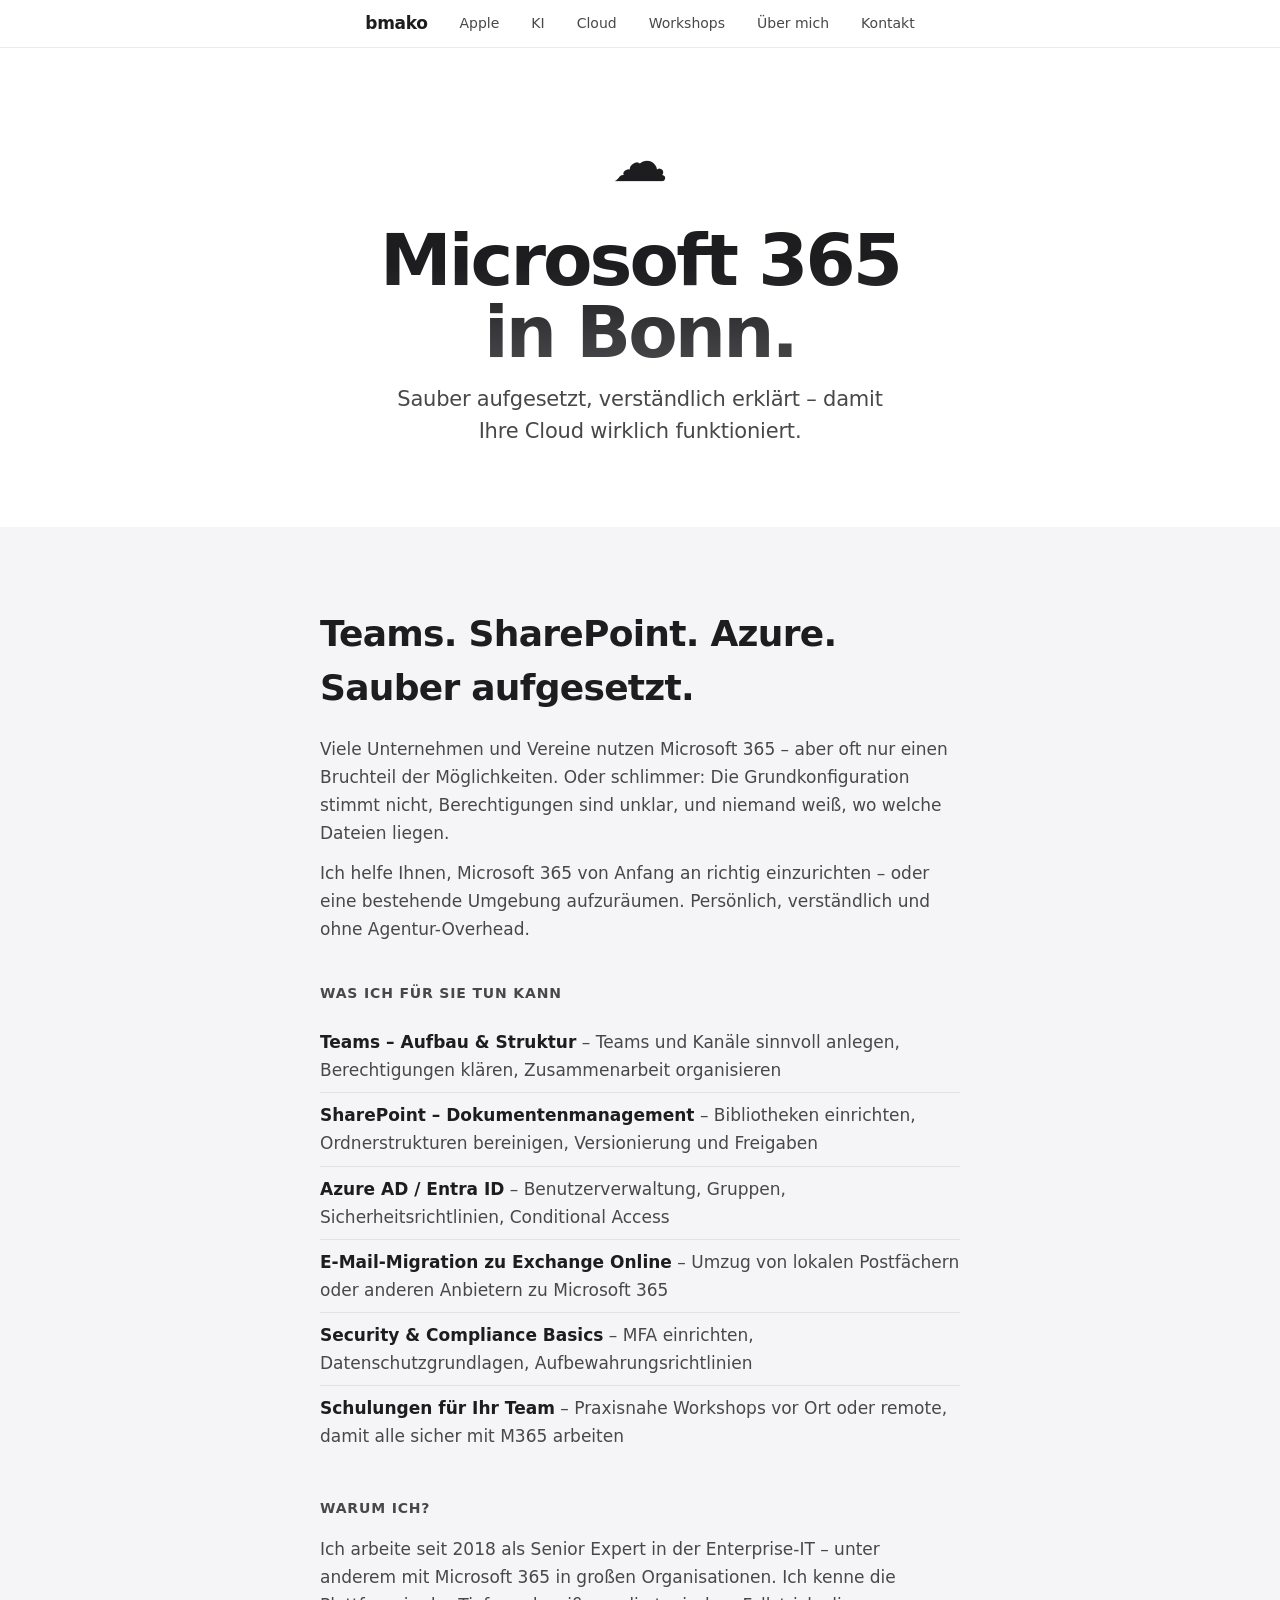
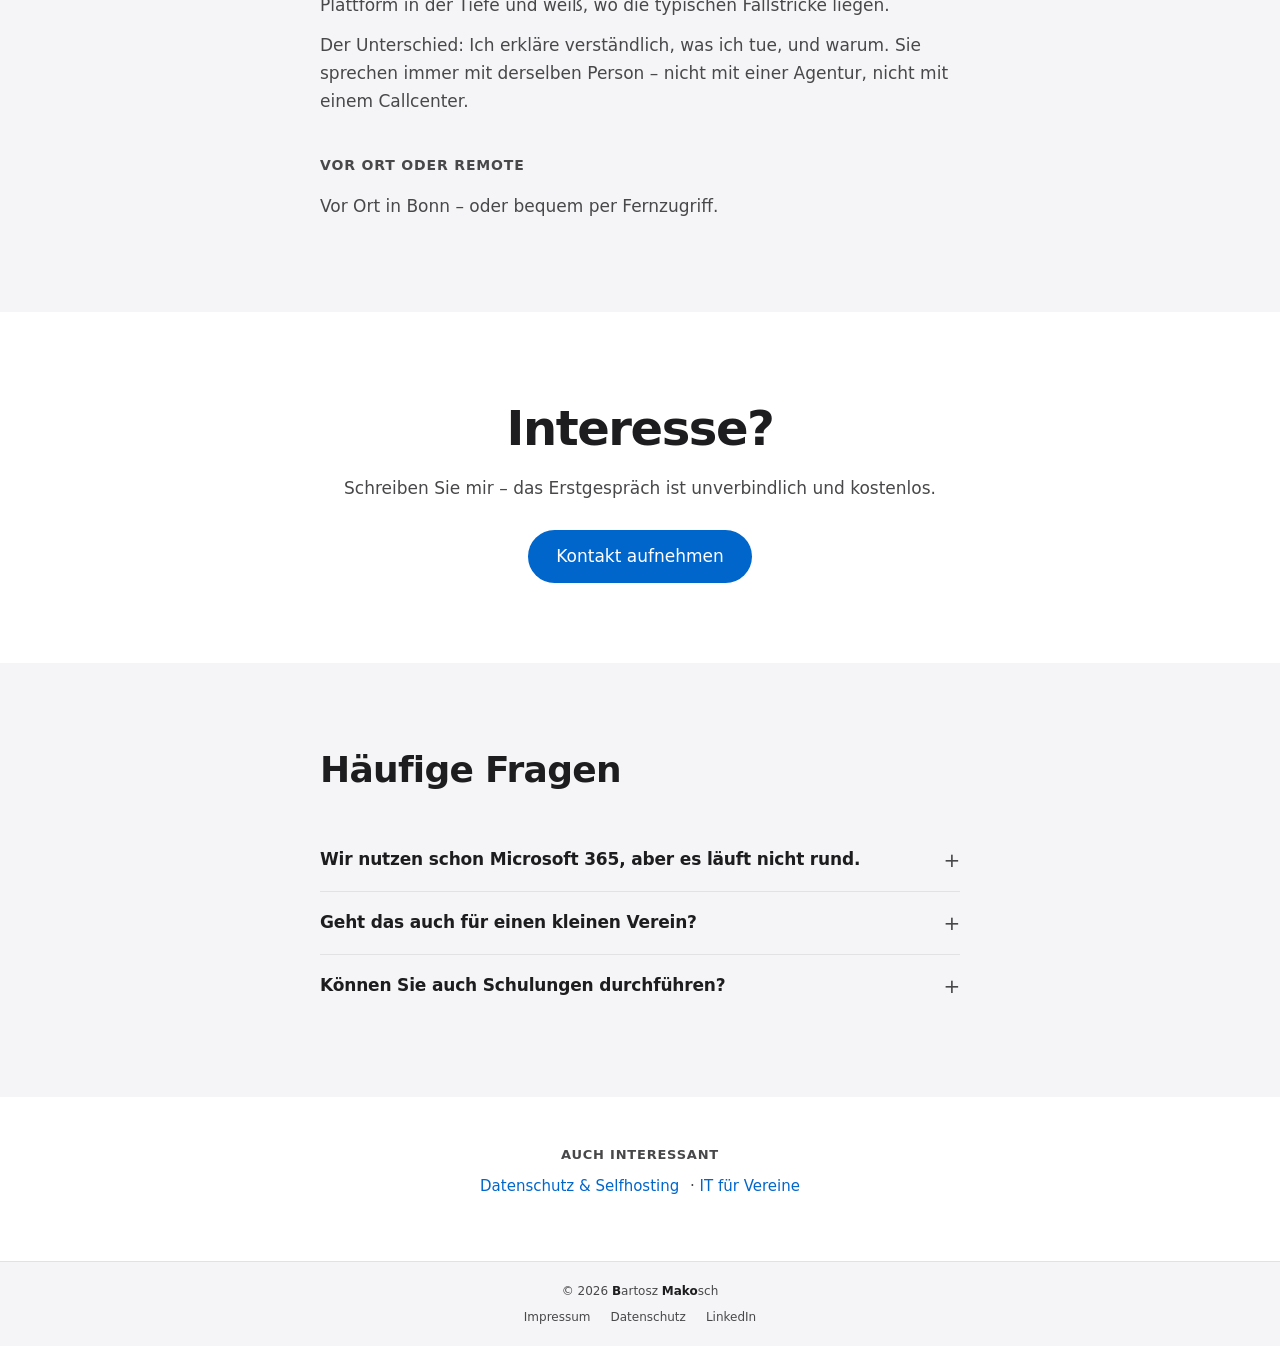
<file: microsoft-365-bonn.html>
<!doctype html>
<html lang="de">
    <head>
        <meta charset="UTF-8" />
        <meta name="viewport" content="width=device-width, initial-scale=1.0" />
        <meta
            name="description"
            content="Microsoft 365 Beratung in Bonn – Teams, SharePoint, Azure und Exchange für Vereine und kleine Unternehmen. Persönlich, vor Ort, vom Ingenieur. Bartosz Makosch."
        />
        <title>Microsoft 365 Beratung Bonn | Teams, SharePoint & Azure – Bartosz Makosch</title>

        <!-- Favicon -->
        <link rel="apple-touch-icon" sizes="180x180" href="favicon/apple-touch-icon.png" />
        <link rel="icon" type="image/png" sizes="32x32" href="favicon/favicon-32x32.png" />
        <link rel="icon" type="image/png" sizes="16x16" href="favicon/favicon-16x16.png" />
        <link rel="icon" href="favicon/favicon.ico" sizes="any" />
        <link rel="manifest" href="favicon/site.webmanifest" />
        <meta name="theme-color" content="#000000" />

        <!-- Open Graph -->
        <meta property="og:title" content="Microsoft 365 Beratung Bonn | Teams, SharePoint & Azure" />
        <meta property="og:url" content="https://bmako.de/microsoft-365-bonn.html" />
        <meta property="og:image" content="https://bmako.de/images/profile.jpeg" />
        <meta property="og:image:width" content="768" />
        <meta property="og:image:height" content="1024" />
        <meta property="og:image:alt" content="Bartosz Makosch – IT-Berater aus Bonn" />
        <meta property="og:description" content="Microsoft 365 Beratung in Bonn – Teams, SharePoint, Azure und Exchange sauber aufgesetzt. Persönlich und unabhängig." />
        <meta property="og:type" content="website" />
        <meta property="og:locale" content="de_DE" />
        <meta property="og:site_name" content="Bartosz Makosch – IT-Beratung Bonn" />

        <!-- Twitter Card -->
        <meta name="twitter:card" content="summary_large_image" />
        <meta name="twitter:title" content="Microsoft 365 Beratung Bonn | Teams, SharePoint & Azure" />
        <meta name="twitter:description" content="Microsoft 365 Beratung in Bonn – Teams, SharePoint, Azure und Exchange sauber aufgesetzt. Persönlich und unabhängig." />
        <meta name="twitter:image" content="https://bmako.de/images/profile.jpeg" />
        <meta name="twitter:image:alt" content="Bartosz Makosch – IT-Berater aus Bonn" />

        <!-- Canonical -->
        <link rel="canonical" href="https://bmako.de/microsoft-365-bonn.html" />
        <meta name="geo.region" content="DE-NW" />
        <meta name="geo.placename" content="Bonn" />

        <!-- JSON-LD -->
        <script type="application/ld+json">
        {
          "@context": "https://schema.org",
          "@graph": [
            {
              "@type": "Service",
              "@id": "https://bmako.de/microsoft-365-bonn.html#service",
              "name": "Microsoft 365 Beratung Bonn",
              "description": "Microsoft Cloud Beratung in Bonn: Teams, SharePoint, Azure und Exchange Online – sauber aufgesetzt für Vereine und kleine Unternehmen.",
              "provider": {
                "@type": "Person",
                "@id": "https://bmako.de/#person",
                "name": "Bartosz Makosch",
                "url": "https://bmako.de/"
              },
              "areaServed": [
                { "@type": "City", "name": "Bonn" },
                { "@type": "City", "name": "Bad Godesberg" },
                { "@type": "City", "name": "Siegburg" },
                { "@type": "City", "name": "Köln" }
              ],
              "serviceType": "Microsoft Cloud Beratung",
              "offers": {
                "@type": "Offer",
                "availability": "https://schema.org/InStock",
                "areaServed": { "@type": "City", "name": "Bonn" }
              }
            },
            {
              "@type": "BreadcrumbList",
              "@id": "https://bmako.de/microsoft-365-bonn.html#breadcrumb",
              "itemListElement": [
                { "@type": "ListItem", "position": 1, "name": "Start", "item": "https://bmako.de/" },
                { "@type": "ListItem", "position": 2, "name": "Microsoft 365 Bonn", "item": "https://bmako.de/microsoft-365-bonn.html" }
              ]
            },
            {
              "@type": "FAQPage",
              "@id": "https://bmako.de/microsoft-365-bonn.html#faq",
              "mainEntity": [
                {
                  "@type": "Question",
                  "name": "Wir nutzen schon Microsoft 365, aber es läuft nicht rund.",
                  "acceptedAnswer": { "@type": "Answer", "text": "Das höre ich oft. Viele Umgebungen sind über die Zeit gewachsen, ohne dass jemand die Struktur im Blick hatte. Ich schaue mir Ihre aktuelle Konfiguration an, identifiziere die Schwachstellen und bringe alles in Ordnung." }
                },
                {
                  "@type": "Question",
                  "name": "Geht das auch für einen kleinen Verein?",
                  "acceptedAnswer": { "@type": "Answer", "text": "Gerade für Vereine! Microsoft bietet gemeinnützigen Organisationen kostenlose oder stark vergünstigte M365-Lizenzen an. Ich helfe Ihnen, diese zu beantragen und sinnvoll einzurichten." }
                },
                {
                  "@type": "Question",
                  "name": "Können Sie auch Schulungen durchführen?",
                  "acceptedAnswer": { "@type": "Answer", "text": "Ja, sehr gerne. Ich biete praxisnahe Workshops an – vor Ort bei Ihnen oder per Videocall. Keine PowerPoint-Schlachten, sondern echtes Arbeiten mit den Tools." }
                }
              ]
            }
          ]
        }
        </script>

        <!-- CSS -->
        <script src="js/theme.js"></script>
        <link rel="stylesheet" href="css/base.css" />
        <link rel="stylesheet" href="css/components.css" />
    </head>
    <body>
        <a href="#main-content" class="skip-link">Zum Hauptinhalt springen</a>

        <!-- Nav -->
        <nav class="site-nav" aria-label="Hauptnavigation">
            <a href="/" class="nav-logo">bmako</a>
            <a href="/#svc-apple">Apple</a>
            <a href="/#svc-ki">KI</a>
            <a href="/#svc-cloud">Cloud</a>
            <a href="/#svc-workshops">Workshops</a>
            <a href="/#about">Über mich</a>
            <a href="/#contact">Kontakt</a>
        </nav>

        <main id="main-content">
            <!-- Hero -->
            <section class="service-page-hero">
                <div class="service-page-emoji" aria-hidden="true">☁️</div>
                <h1 class="service-page-title">Microsoft 365<br>in Bonn.</h1>
                <p class="service-page-subtitle">Sauber aufgesetzt, verständlich erklärt – damit Ihre Cloud wirklich funktioniert.</p>
            </section>

            <!-- Content -->
            <section class="service-page-content fade-in">
                <div class="service-page-inner">
                    <h2>Teams. SharePoint. Azure. Sauber aufgesetzt.</h2>
                    <p>Viele Unternehmen und Vereine nutzen Microsoft 365 – aber oft nur einen Bruchteil der Möglichkeiten. Oder schlimmer: Die Grundkonfiguration stimmt nicht, Berechtigungen sind unklar, und niemand weiß, wo welche Dateien liegen.</p>
                    <p>Ich helfe Ihnen, Microsoft 365 von Anfang an richtig einzurichten – oder eine bestehende Umgebung aufzuräumen. Persönlich, verständlich und ohne Agentur-Overhead.</p>

                    <h3>Was ich für Sie tun kann</h3>
                    <ul class="service-page-list">
                        <li><strong>Teams – Aufbau & Struktur</strong> – Teams und Kanäle sinnvoll anlegen, Berechtigungen klären, Zusammenarbeit organisieren</li>
                        <li><strong>SharePoint – Dokumentenmanagement</strong> – Bibliotheken einrichten, Ordnerstrukturen bereinigen, Versionierung und Freigaben</li>
                        <li><strong>Azure AD / Entra ID</strong> – Benutzerverwaltung, Gruppen, Sicherheitsrichtlinien, Conditional Access</li>
                        <li><strong>E-Mail-Migration zu Exchange Online</strong> – Umzug von lokalen Postfächern oder anderen Anbietern zu Microsoft 365</li>
                        <li><strong>Security & Compliance Basics</strong> – MFA einrichten, Datenschutzgrundlagen, Aufbewahrungsrichtlinien</li>
                        <li><strong>Schulungen für Ihr Team</strong> – Praxisnahe Workshops vor Ort oder remote, damit alle sicher mit M365 arbeiten</li>
                    </ul>

                    <h3>Warum ich?</h3>
                    <p>Ich arbeite seit 2018 als Senior Expert in der Enterprise-IT – unter anderem mit Microsoft 365 in großen Organisationen. Ich kenne die Plattform in der Tiefe und weiß, wo die typischen Fallstricke liegen.</p>
                    <p>Der Unterschied: Ich erkläre verständlich, was ich tue, und warum. Sie sprechen immer mit derselben Person – nicht mit einer Agentur, nicht mit einem Callcenter.</p>

                    <h3>Vor Ort oder remote</h3>
                    <p>Vor Ort in Bonn – oder bequem per Fernzugriff.</p>
                </div>
            </section>

            <!-- CTA -->
            <section class="service-page-cta fade-in">
                <h2>Interesse?</h2>
                <p>Schreiben Sie mir – das Erstgespräch ist unverbindlich und kostenlos.</p>
                <a href="/#contact" class="contact-btn">Kontakt aufnehmen</a>
            </section>

            <!-- FAQ -->
            <section class="service-page-faq fade-in">
                <div class="service-page-inner">
                    <h2>Häufige Fragen</h2>
                    <details>
                        <summary>Wir nutzen schon Microsoft 365, aber es läuft nicht rund.</summary>
                        <p>Das höre ich oft. Viele Umgebungen sind über die Zeit gewachsen, ohne dass jemand die Struktur im Blick hatte. Ich schaue mir Ihre aktuelle Konfiguration an, identifiziere die Schwachstellen und bringe alles in Ordnung.</p>
                    </details>
                    <details>
                        <summary>Geht das auch für einen kleinen Verein?</summary>
                        <p>Gerade für Vereine! Microsoft bietet gemeinnützigen Organisationen kostenlose oder stark vergünstigte M365-Lizenzen an. Ich helfe Ihnen, diese zu beantragen und sinnvoll einzurichten.</p>
                    </details>
                    <details>
                        <summary>Können Sie auch Schulungen durchführen?</summary>
                        <p>Ja, sehr gerne. Ich biete praxisnahe Workshops an – vor Ort bei Ihnen oder per Videocall. Keine PowerPoint-Schlachten, sondern echtes Arbeiten mit den Tools.</p>
                    </details>
                </div>
            </section>

            <!-- Related services -->
            <nav class="related-services" aria-label="Verwandte Leistungen">
                <span class="related-label">Auch interessant</span>
                <a href="datenschutz-selfhosting.html">Datenschutz &amp; Selfhosting</a> ·
                <a href="it-beratung-vereine.html">IT für Vereine</a>
            </nav>
        </main>

        <!-- Footer -->
        <footer class="site-footer">
            <p>&copy; <span class="footer-year">2026</span> <strong>B</strong>artosz <strong>M</strong><strong>a</strong><strong>k</strong><strong>o</strong>sch</p>
            <div class="footer-links">
                <a href="impressum.html">Impressum</a>
                <a href="datenschutz.html">Datenschutz</a>
                <a href="https://de.linkedin.com/in/bartosz-makosch" target="_blank" rel="noopener noreferrer">LinkedIn</a>
            </div>
        </footer>

        <script src="js/main.js" defer></script>
    </body>
</html>
</file>
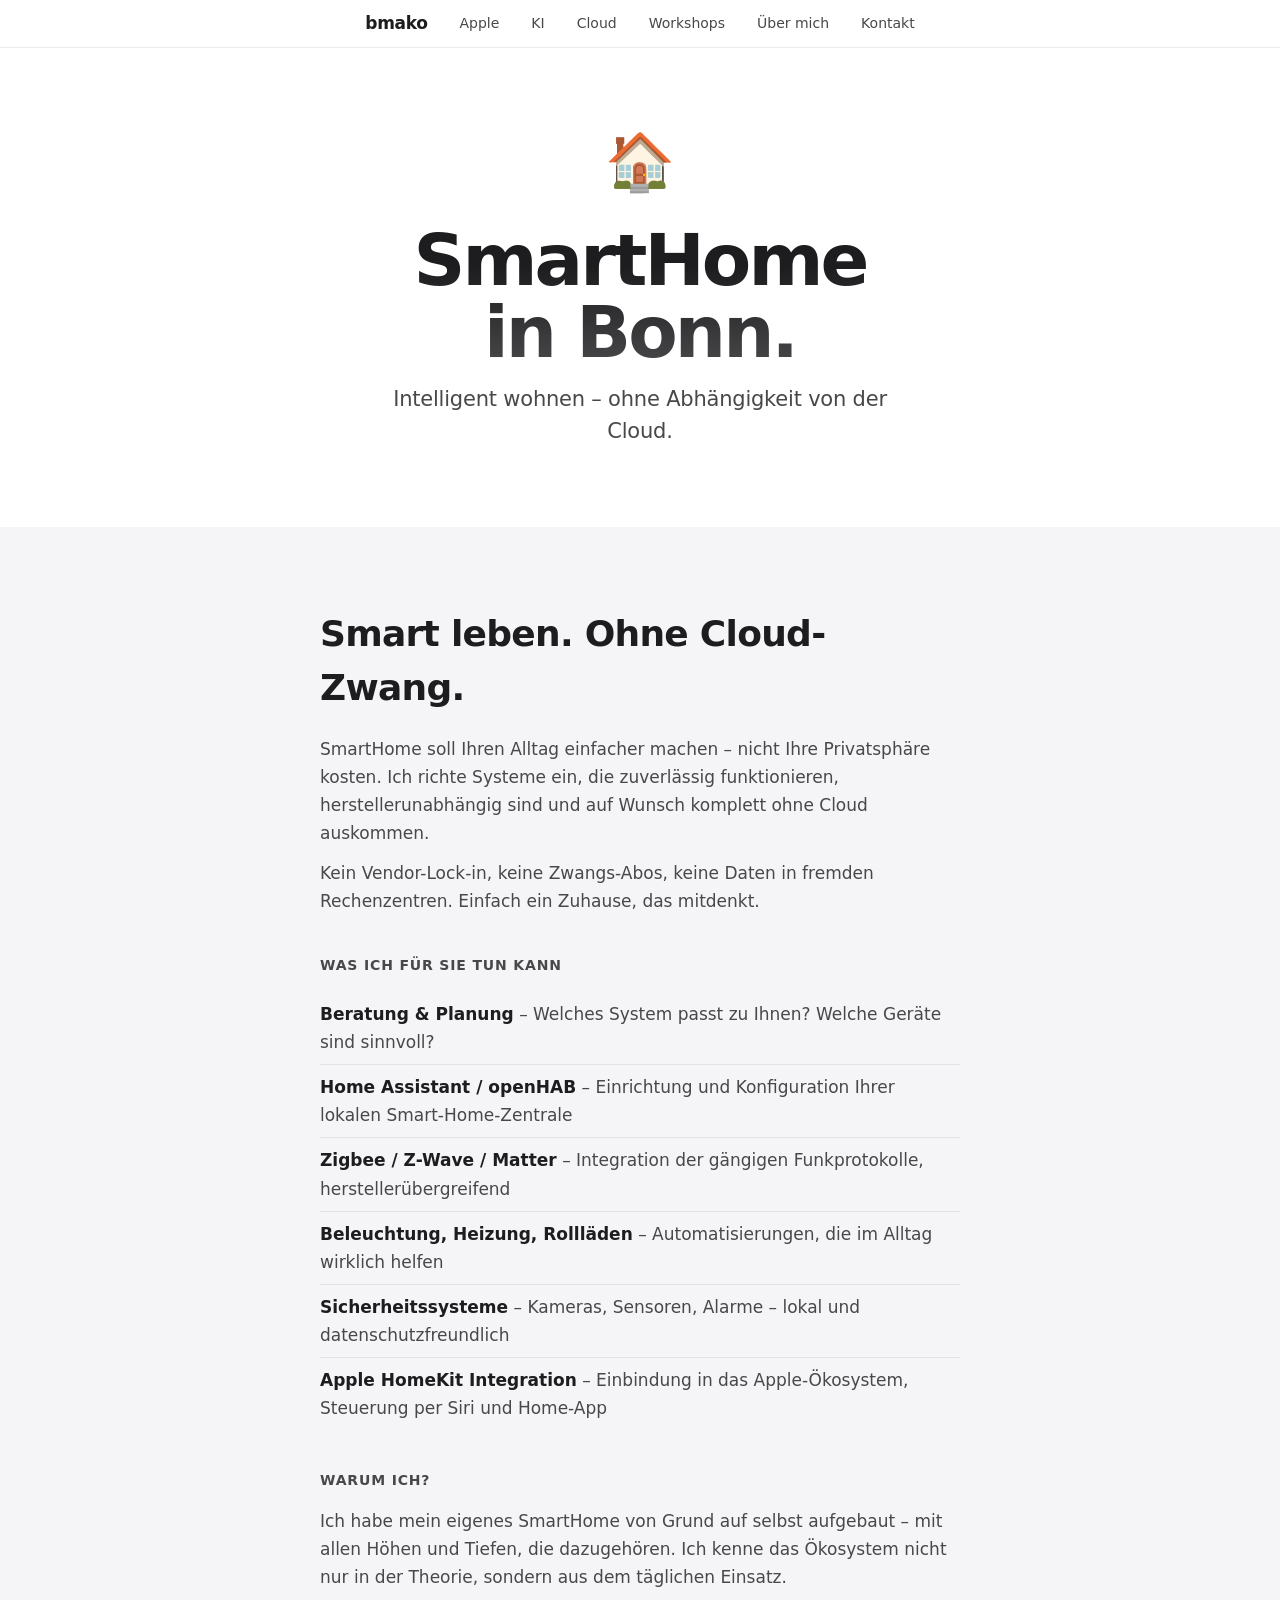
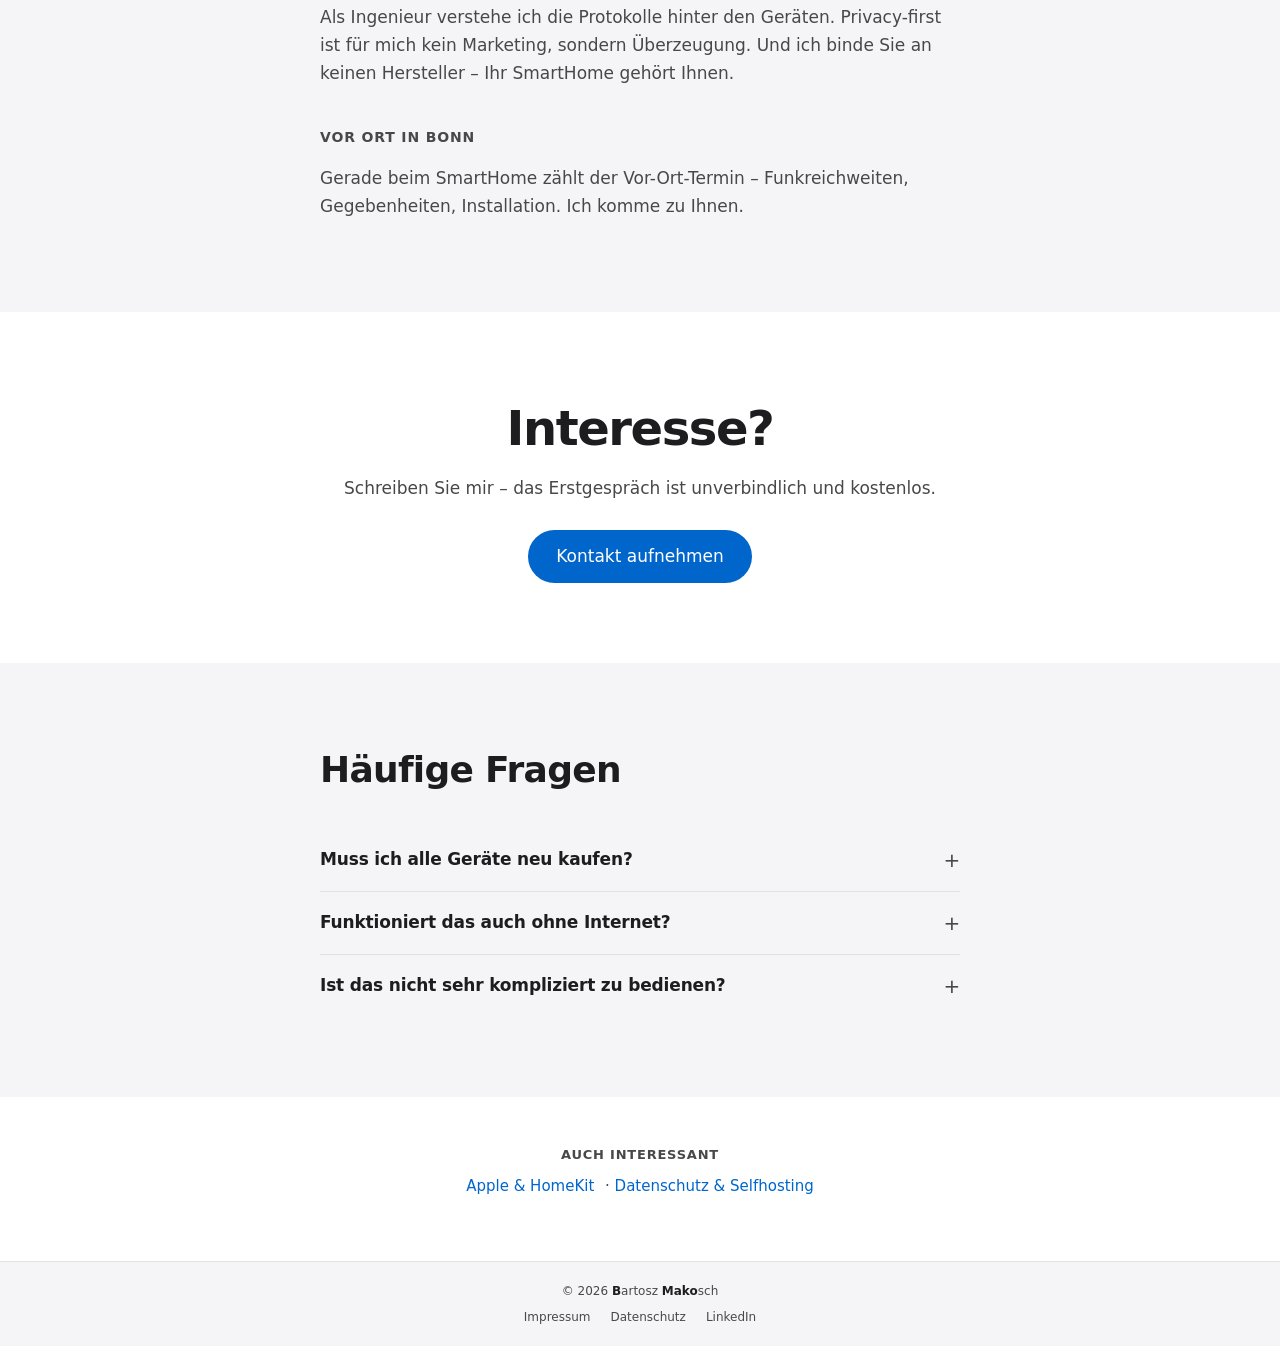
<file: smarthome-beratung-bonn.html>
<!doctype html>
<html lang="de">
    <head>
        <meta charset="UTF-8" />
        <meta name="viewport" content="width=device-width, initial-scale=1.0" />
        <meta
            name="description"
            content="SmartHome Beratung in Bonn – Heimautomatisierung ohne Cloud-Zwang. Herstellerunabhängig, datenschutzfreundlich, lokal. Bartosz Makosch."
        />
        <title>SmartHome Beratung Bonn | Heimautomatisierung ohne Cloud – Bartosz Makosch</title>

        <!-- Favicon -->
        <link rel="apple-touch-icon" sizes="180x180" href="favicon/apple-touch-icon.png" />
        <link rel="icon" type="image/png" sizes="32x32" href="favicon/favicon-32x32.png" />
        <link rel="icon" type="image/png" sizes="16x16" href="favicon/favicon-16x16.png" />
        <link rel="icon" href="favicon/favicon.ico" sizes="any" />
        <link rel="manifest" href="favicon/site.webmanifest" />
        <meta name="theme-color" content="#000000" />

        <!-- Open Graph -->
        <meta property="og:title" content="SmartHome Beratung Bonn | Heimautomatisierung ohne Cloud" />
        <meta property="og:url" content="https://bmako.de/smarthome-beratung-bonn.html" />
        <meta property="og:image" content="https://bmako.de/images/profile.jpeg" />
        <meta property="og:image:width" content="768" />
        <meta property="og:image:height" content="1024" />
        <meta property="og:image:alt" content="Bartosz Makosch – IT-Berater aus Bonn" />
        <meta property="og:description" content="SmartHome Beratung in Bonn – Heimautomatisierung herstellerunabhängig, datenschutzfreundlich und optional komplett ohne Cloud." />
        <meta property="og:type" content="website" />
        <meta property="og:locale" content="de_DE" />
        <meta property="og:site_name" content="Bartosz Makosch – IT-Beratung Bonn" />

        <!-- Twitter Card -->
        <meta name="twitter:card" content="summary_large_image" />
        <meta name="twitter:title" content="SmartHome Beratung Bonn | Heimautomatisierung ohne Cloud" />
        <meta name="twitter:description" content="SmartHome Beratung in Bonn – Heimautomatisierung herstellerunabhängig, datenschutzfreundlich und optional komplett ohne Cloud." />
        <meta name="twitter:image" content="https://bmako.de/images/profile.jpeg" />
        <meta name="twitter:image:alt" content="Bartosz Makosch – IT-Berater aus Bonn" />

        <!-- Canonical -->
        <link rel="canonical" href="https://bmako.de/smarthome-beratung-bonn.html" />
        <meta name="geo.region" content="DE-NW" />
        <meta name="geo.placename" content="Bonn" />

        <!-- JSON-LD -->
        <script type="application/ld+json">
        {
          "@context": "https://schema.org",
          "@graph": [
            {
              "@type": "Service",
              "@id": "https://bmako.de/smarthome-beratung-bonn.html#service",
              "name": "SmartHome Beratung Bonn",
              "description": "SmartHome & IoT Beratung in Bonn: Heimautomatisierung herstellerunabhängig, datenschutzfreundlich und optional komplett ohne Cloud.",
              "provider": {
                "@type": "Person",
                "@id": "https://bmako.de/#person",
                "name": "Bartosz Makosch",
                "url": "https://bmako.de/"
              },
              "areaServed": [
                { "@type": "City", "name": "Bonn" },
                { "@type": "City", "name": "Bad Godesberg" },
                { "@type": "City", "name": "Siegburg" },
                { "@type": "City", "name": "Köln" }
              ],
              "serviceType": "SmartHome Beratung",
              "offers": {
                "@type": "Offer",
                "availability": "https://schema.org/InStock",
                "areaServed": { "@type": "City", "name": "Bonn" }
              }
            },
            {
              "@type": "BreadcrumbList",
              "@id": "https://bmako.de/smarthome-beratung-bonn.html#breadcrumb",
              "itemListElement": [
                { "@type": "ListItem", "position": 1, "name": "Start", "item": "https://bmako.de/" },
                { "@type": "ListItem", "position": 2, "name": "SmartHome Bonn", "item": "https://bmako.de/smarthome-beratung-bonn.html" }
              ]
            },
            {
              "@type": "FAQPage",
              "@id": "https://bmako.de/smarthome-beratung-bonn.html#faq",
              "mainEntity": [
                {
                  "@type": "Question",
                  "name": "Muss ich alle Geräte neu kaufen?",
                  "acceptedAnswer": { "@type": "Answer", "text": "Nein. Die meisten vorhandenen Smart-Geräte lassen sich in ein neues System integrieren. Ich schaue mir an, was Sie schon haben, und baue darauf auf." }
                },
                {
                  "@type": "Question",
                  "name": "Funktioniert das auch ohne Internet?",
                  "acceptedAnswer": { "@type": "Answer", "text": "Ja – genau das ist der Punkt. Lokale Systeme wie Home Assistant funktionieren auch dann weiter, wenn das Internet mal ausfällt. Ihre Automatisierungen laufen unabhängig." }
                },
                {
                  "@type": "Question",
                  "name": "Ist das nicht sehr kompliziert zu bedienen?",
                  "acceptedAnswer": { "@type": "Answer", "text": "Ich richte alles so ein, dass Ihre Familie es problemlos nutzen kann. Die Automatisierungen laufen im Hintergrund – Licht, Heizung, Rollläden reagieren einfach, ohne dass jemand eine App öffnen muss." }
                }
              ]
            }
          ]
        }
        </script>

        <!-- CSS -->
        <script src="js/theme.js"></script>
        <link rel="stylesheet" href="css/base.css" />
        <link rel="stylesheet" href="css/components.css" />
    </head>
    <body>
        <a href="#main-content" class="skip-link">Zum Hauptinhalt springen</a>

        <!-- Nav -->
        <nav class="site-nav" aria-label="Hauptnavigation">
            <a href="/" class="nav-logo">bmako</a>
            <a href="/#svc-apple">Apple</a>
            <a href="/#svc-ki">KI</a>
            <a href="/#svc-cloud">Cloud</a>
            <a href="/#svc-workshops">Workshops</a>
            <a href="/#about">Über mich</a>
            <a href="/#contact">Kontakt</a>
        </nav>

        <main id="main-content">
            <!-- Hero -->
            <section class="service-page-hero">
                <div class="service-page-emoji" aria-hidden="true">🏠</div>
                <h1 class="service-page-title">SmartHome<br>in Bonn.</h1>
                <p class="service-page-subtitle">Intelligent wohnen – ohne Abhängigkeit von der Cloud.</p>
            </section>

            <!-- Content -->
            <section class="service-page-content fade-in">
                <div class="service-page-inner">
                    <h2>Smart leben. Ohne Cloud-Zwang.</h2>
                    <p>SmartHome soll Ihren Alltag einfacher machen – nicht Ihre Privatsphäre kosten. Ich richte Systeme ein, die zuverlässig funktionieren, herstellerunabhängig sind und auf Wunsch komplett ohne Cloud auskommen.</p>
                    <p>Kein Vendor-Lock-in, keine Zwangs-Abos, keine Daten in fremden Rechenzentren. Einfach ein Zuhause, das mitdenkt.</p>

                    <h3>Was ich für Sie tun kann</h3>
                    <ul class="service-page-list">
                        <li><strong>Beratung & Planung</strong> – Welches System passt zu Ihnen? Welche Geräte sind sinnvoll?</li>
                        <li><strong>Home Assistant / openHAB</strong> – Einrichtung und Konfiguration Ihrer lokalen Smart-Home-Zentrale</li>
                        <li><strong>Zigbee / Z-Wave / Matter</strong> – Integration der gängigen Funkprotokolle, herstellerübergreifend</li>
                        <li><strong>Beleuchtung, Heizung, Rollläden</strong> – Automatisierungen, die im Alltag wirklich helfen</li>
                        <li><strong>Sicherheitssysteme</strong> – Kameras, Sensoren, Alarme – lokal und datenschutzfreundlich</li>
                        <li><strong>Apple HomeKit Integration</strong> – Einbindung in das Apple-Ökosystem, Steuerung per Siri und Home-App</li>
                    </ul>

                    <h3>Warum ich?</h3>
                    <p>Ich habe mein eigenes SmartHome von Grund auf selbst aufgebaut – mit allen Höhen und Tiefen, die dazugehören. Ich kenne das Ökosystem nicht nur in der Theorie, sondern aus dem täglichen Einsatz.</p>
                    <p>Als Ingenieur verstehe ich die Protokolle hinter den Geräten. Privacy-first ist für mich kein Marketing, sondern Überzeugung. Und ich binde Sie an keinen Hersteller – Ihr SmartHome gehört Ihnen.</p>

                    <h3>Vor Ort in Bonn</h3>
                    <p>Gerade beim SmartHome zählt der Vor-Ort-Termin – Funkreichweiten, Gegebenheiten, Installation. Ich komme zu Ihnen.</p>
                </div>
            </section>

            <!-- CTA -->
            <section class="service-page-cta fade-in">
                <h2>Interesse?</h2>
                <p>Schreiben Sie mir – das Erstgespräch ist unverbindlich und kostenlos.</p>
                <a href="/#contact" class="contact-btn">Kontakt aufnehmen</a>
            </section>

            <!-- FAQ -->
            <section class="service-page-faq fade-in">
                <div class="service-page-inner">
                    <h2>Häufige Fragen</h2>
                    <details>
                        <summary>Muss ich alle Geräte neu kaufen?</summary>
                        <p>Nein. Die meisten vorhandenen Smart-Geräte lassen sich in ein neues System integrieren. Ich schaue mir an, was Sie schon haben, und baue darauf auf.</p>
                    </details>
                    <details>
                        <summary>Funktioniert das auch ohne Internet?</summary>
                        <p>Ja – genau das ist der Punkt. Lokale Systeme wie Home Assistant funktionieren auch dann weiter, wenn das Internet mal ausfällt. Ihre Automatisierungen laufen unabhängig.</p>
                    </details>
                    <details>
                        <summary>Ist das nicht sehr kompliziert zu bedienen?</summary>
                        <p>Ich richte alles so ein, dass Ihre Familie es problemlos nutzen kann. Die Automatisierungen laufen im Hintergrund – Licht, Heizung, Rollläden reagieren einfach, ohne dass jemand eine App öffnen muss.</p>
                    </details>
                </div>
            </section>

            <!-- Related services -->
            <nav class="related-services" aria-label="Verwandte Leistungen">
                <span class="related-label">Auch interessant</span>
                <a href="apple-beratung-bonn.html">Apple &amp; HomeKit</a> ·
                <a href="datenschutz-selfhosting.html">Datenschutz &amp; Selfhosting</a>
            </nav>
        </main>

        <!-- Footer -->
        <footer class="site-footer">
            <p>&copy; <span class="footer-year">2026</span> <strong>B</strong>artosz <strong>M</strong><strong>a</strong><strong>k</strong><strong>o</strong>sch</p>
            <div class="footer-links">
                <a href="impressum.html">Impressum</a>
                <a href="datenschutz.html">Datenschutz</a>
                <a href="https://de.linkedin.com/in/bartosz-makosch" target="_blank" rel="noopener noreferrer">LinkedIn</a>
            </div>
        </footer>

        <script src="js/main.js" defer></script>
    </body>
</html>
</file>
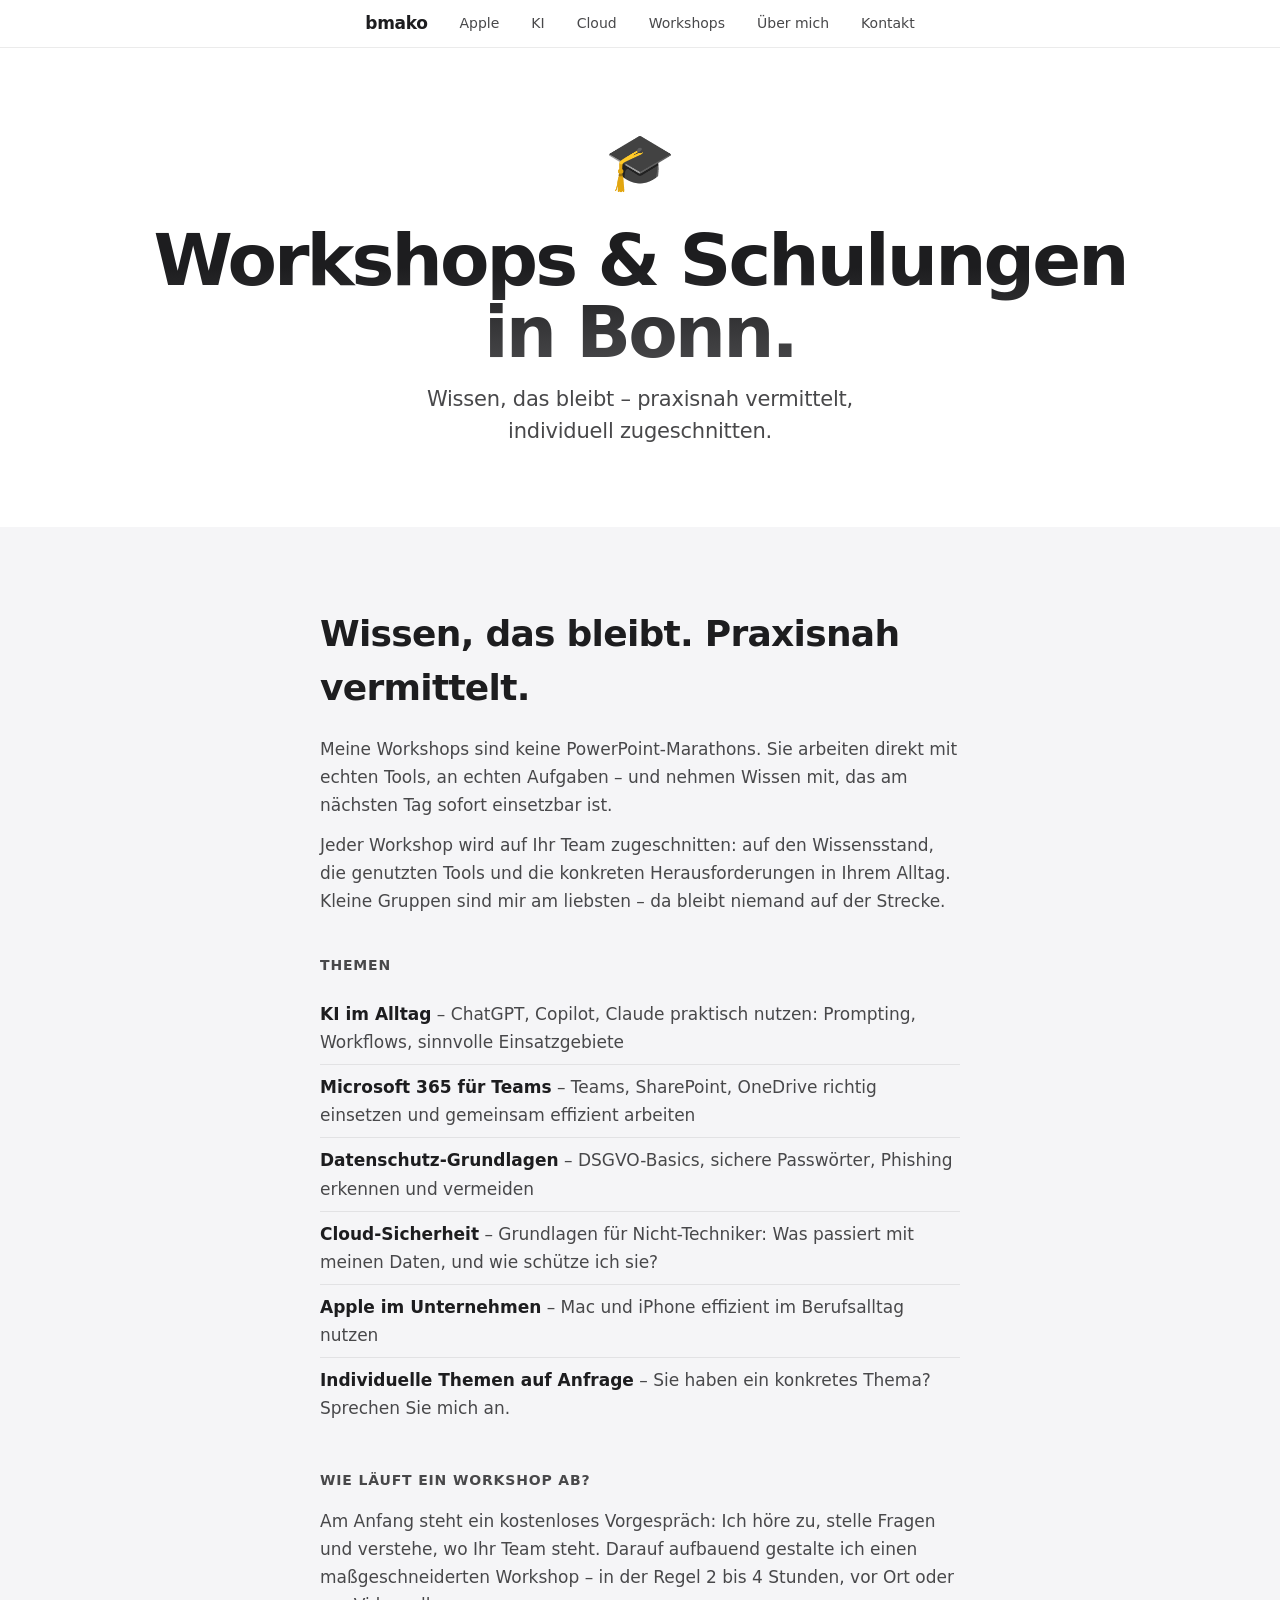
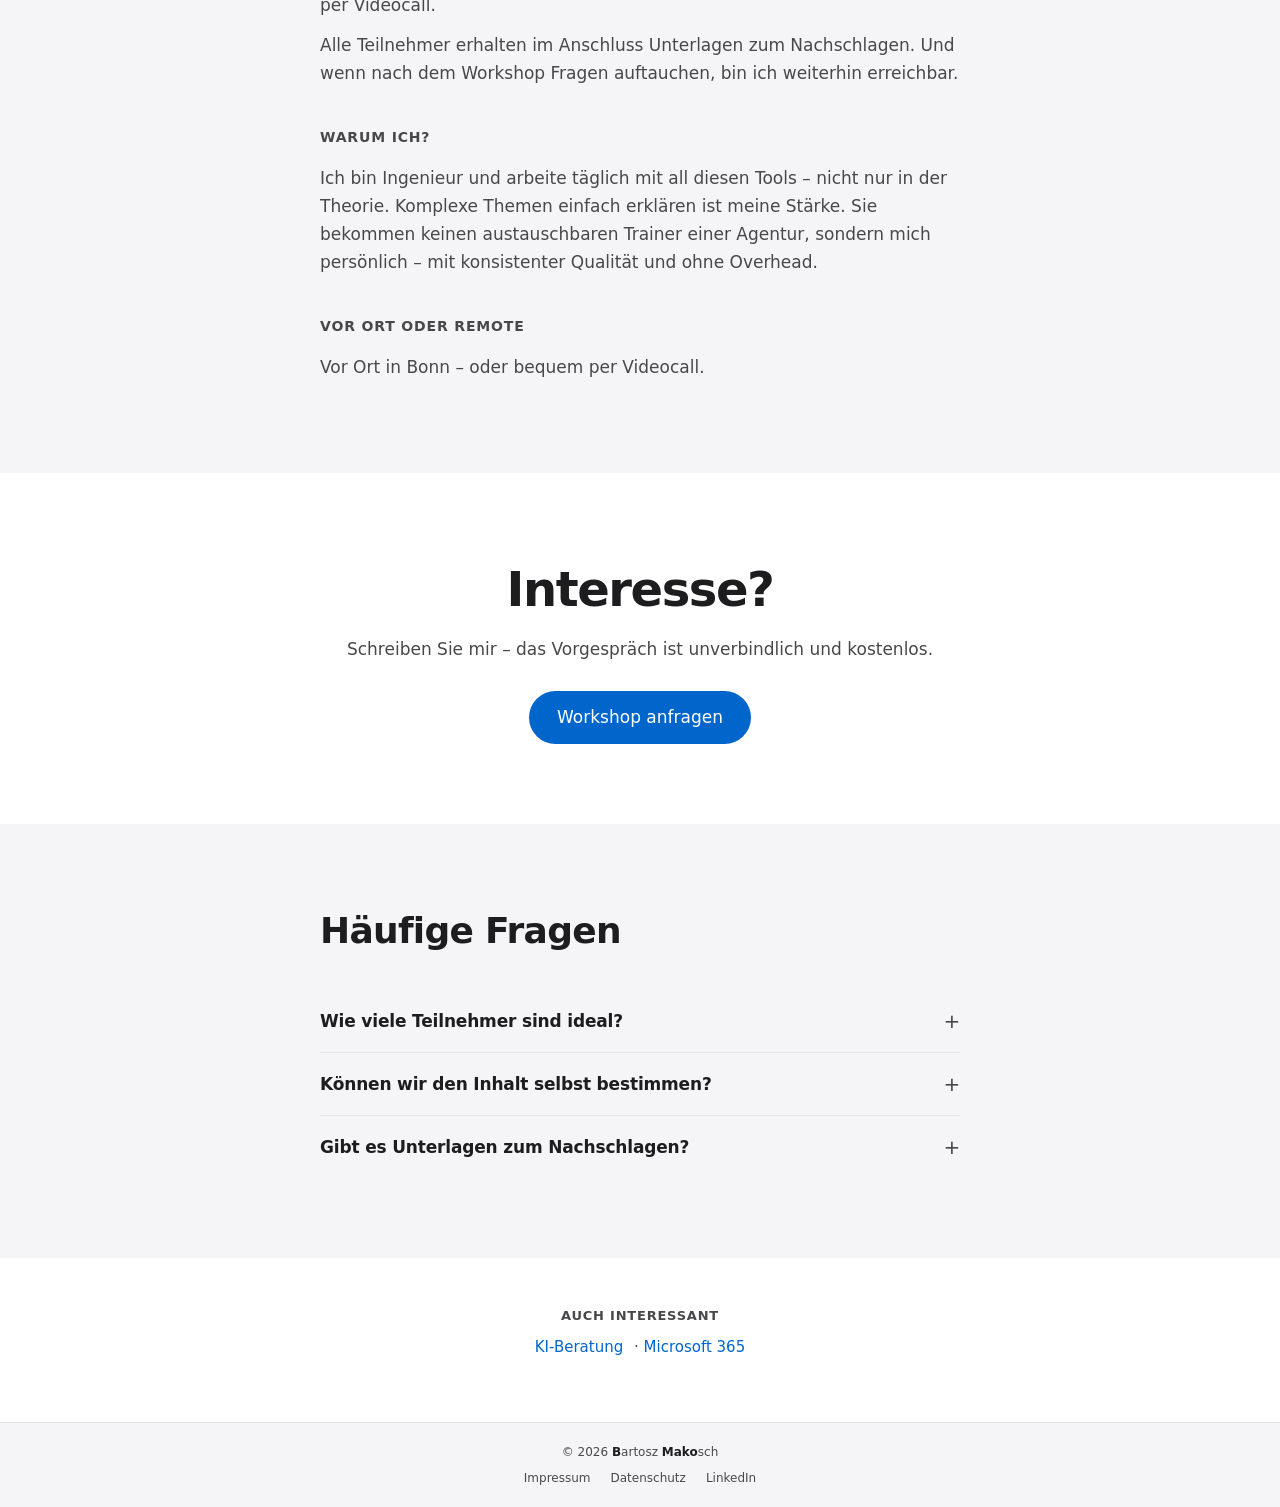
<file: workshops-bonn.html>
<!doctype html>
<html lang="de">
    <head>
        <meta charset="UTF-8" />
        <meta name="viewport" content="width=device-width, initial-scale=1.0" />
        <meta
            name="description"
            content="IT-Workshops & Schulungen in Bonn – KI, Cloud, Datenschutz & Microsoft 365. Praxisnah, in kleinen Gruppen, vor Ort oder remote. Bartosz Makosch."
        />
        <title>Workshops & Schulungen Bonn | KI, Cloud & Datenschutz – Bartosz Makosch</title>

        <!-- Favicon -->
        <link rel="apple-touch-icon" sizes="180x180" href="favicon/apple-touch-icon.png" />
        <link rel="icon" type="image/png" sizes="32x32" href="favicon/favicon-32x32.png" />
        <link rel="icon" type="image/png" sizes="16x16" href="favicon/favicon-16x16.png" />
        <link rel="icon" href="favicon/favicon.ico" sizes="any" />
        <link rel="manifest" href="favicon/site.webmanifest" />
        <meta name="theme-color" content="#000000" />

        <!-- Open Graph -->
        <meta property="og:title" content="Workshops & Schulungen Bonn | KI, Cloud & Datenschutz" />
        <meta property="og:url" content="https://bmako.de/workshops-bonn.html" />
        <meta property="og:image" content="https://bmako.de/images/profile.jpeg" />
        <meta property="og:image:width" content="768" />
        <meta property="og:image:height" content="1024" />
        <meta property="og:image:alt" content="Bartosz Makosch – IT-Berater aus Bonn" />
        <meta property="og:description" content="IT-Workshops & Schulungen in Bonn – KI, Cloud, Datenschutz & Microsoft 365. Praxisnah, in kleinen Gruppen, individuell zugeschnitten." />
        <meta property="og:type" content="website" />
        <meta property="og:locale" content="de_DE" />
        <meta property="og:site_name" content="Bartosz Makosch – IT-Beratung Bonn" />

        <!-- Twitter Card -->
        <meta name="twitter:card" content="summary_large_image" />
        <meta name="twitter:title" content="Workshops & Schulungen Bonn | KI, Cloud & Datenschutz" />
        <meta name="twitter:description" content="IT-Workshops & Schulungen in Bonn – KI, Cloud, Datenschutz & Microsoft 365. Praxisnah, in kleinen Gruppen, individuell zugeschnitten." />
        <meta name="twitter:image" content="https://bmako.de/images/profile.jpeg" />
        <meta name="twitter:image:alt" content="Bartosz Makosch – IT-Berater aus Bonn" />

        <!-- Canonical -->
        <link rel="canonical" href="https://bmako.de/workshops-bonn.html" />
        <meta name="geo.region" content="DE-NW" />
        <meta name="geo.placename" content="Bonn" />

        <!-- JSON-LD -->
        <script type="application/ld+json">
        {
          "@context": "https://schema.org",
          "@graph": [
            {
              "@type": "Service",
              "@id": "https://bmako.de/workshops-bonn.html#service",
              "name": "IT-Workshops & Schulungen Bonn",
              "description": "Praxisnahe IT-Workshops und Schulungen in Bonn: KI, Microsoft 365, Cloud-Sicherheit, Datenschutz und Apple. Für Teams und kleine Gruppen.",
              "provider": {
                "@type": "Person",
                "@id": "https://bmako.de/#person",
                "name": "Bartosz Makosch",
                "url": "https://bmako.de/"
              },
              "areaServed": [
                { "@type": "City", "name": "Bonn" },
                { "@type": "City", "name": "Bad Godesberg" },
                { "@type": "City", "name": "Siegburg" },
                { "@type": "City", "name": "Köln" }
              ],
              "serviceType": "IT-Workshops & Schulungen",
              "offers": {
                "@type": "Offer",
                "availability": "https://schema.org/InStock",
                "areaServed": { "@type": "City", "name": "Bonn" }
              }
            },
            {
              "@type": "BreadcrumbList",
              "@id": "https://bmako.de/workshops-bonn.html#breadcrumb",
              "itemListElement": [
                { "@type": "ListItem", "position": 1, "name": "Start", "item": "https://bmako.de/" },
                { "@type": "ListItem", "position": 2, "name": "Workshops & Schulungen Bonn", "item": "https://bmako.de/workshops-bonn.html" }
              ]
            },
            {
              "@type": "FAQPage",
              "@id": "https://bmako.de/workshops-bonn.html#faq",
              "mainEntity": [
                {
                  "@type": "Question",
                  "name": "Wie viele Teilnehmer sind ideal?",
                  "acceptedAnswer": { "@type": "Answer", "text": "3 bis 10 Personen funktionieren am besten. Größere Gruppen sind möglich, aber ich bevorzuge kleinere – da kann ich besser auf jeden eingehen und es bleibt wirklich praxisnah." }
                },
                {
                  "@type": "Question",
                  "name": "Können wir den Inhalt selbst bestimmen?",
                  "acceptedAnswer": { "@type": "Answer", "text": "Absolut. Jeder Workshop wird nach einem kostenlosen Vorgespräch individuell auf Ihre Bedürfnisse zugeschnitten." }
                },
                {
                  "@type": "Question",
                  "name": "Gibt es Unterlagen zum Nachschlagen?",
                  "acceptedAnswer": { "@type": "Answer", "text": "Ja, alle Teilnehmer erhalten eine Zusammenfassung mit den wichtigsten Punkten und praktischen Tipps." }
                }
              ]
            }
          ]
        }
        </script>

        <!-- CSS -->
        <script src="js/theme.js"></script>
        <link rel="stylesheet" href="css/base.css" />
        <link rel="stylesheet" href="css/components.css" />
    </head>
    <body>
        <a href="#main-content" class="skip-link">Zum Hauptinhalt springen</a>

        <!-- Nav -->
        <nav class="site-nav" aria-label="Hauptnavigation">
            <a href="/" class="nav-logo">bmako</a>
            <a href="/#svc-apple">Apple</a>
            <a href="/#svc-ki">KI</a>
            <a href="/#svc-cloud">Cloud</a>
            <a href="/#svc-workshops">Workshops</a>
            <a href="/#about">Über mich</a>
            <a href="/#contact">Kontakt</a>
        </nav>

        <main id="main-content">
            <!-- Hero -->
            <section class="service-page-hero">
                <div class="service-page-emoji" aria-hidden="true">🎓</div>
                <h1 class="service-page-title">Workshops &amp; Schulungen<br>in Bonn.</h1>
                <p class="service-page-subtitle">Wissen, das bleibt – praxisnah vermittelt, individuell zugeschnitten.</p>
            </section>

            <!-- Content -->
            <section class="service-page-content fade-in">
                <div class="service-page-inner">
                    <h2>Wissen, das bleibt. Praxisnah vermittelt.</h2>
                    <p>Meine Workshops sind keine PowerPoint-Marathons. Sie arbeiten direkt mit echten Tools, an echten Aufgaben – und nehmen Wissen mit, das am nächsten Tag sofort einsetzbar ist.</p>
                    <p>Jeder Workshop wird auf Ihr Team zugeschnitten: auf den Wissensstand, die genutzten Tools und die konkreten Herausforderungen in Ihrem Alltag. Kleine Gruppen sind mir am liebsten – da bleibt niemand auf der Strecke.</p>

                    <h3>Themen</h3>
                    <ul class="service-page-list">
                        <li><strong>KI im Alltag</strong> – ChatGPT, Copilot, Claude praktisch nutzen: Prompting, Workflows, sinnvolle Einsatzgebiete</li>
                        <li><strong>Microsoft 365 für Teams</strong> – Teams, SharePoint, OneDrive richtig einsetzen und gemeinsam effizient arbeiten</li>
                        <li><strong>Datenschutz-Grundlagen</strong> – DSGVO-Basics, sichere Passwörter, Phishing erkennen und vermeiden</li>
                        <li><strong>Cloud-Sicherheit</strong> – Grundlagen für Nicht-Techniker: Was passiert mit meinen Daten, und wie schütze ich sie?</li>
                        <li><strong>Apple im Unternehmen</strong> – Mac und iPhone effizient im Berufsalltag nutzen</li>
                        <li><strong>Individuelle Themen auf Anfrage</strong> – Sie haben ein konkretes Thema? Sprechen Sie mich an.</li>
                    </ul>

                    <h3>Wie läuft ein Workshop ab?</h3>
                    <p>Am Anfang steht ein kostenloses Vorgespräch: Ich höre zu, stelle Fragen und verstehe, wo Ihr Team steht. Darauf aufbauend gestalte ich einen maßgeschneiderten Workshop – in der Regel 2 bis 4 Stunden, vor Ort oder per Videocall.</p>
                    <p>Alle Teilnehmer erhalten im Anschluss Unterlagen zum Nachschlagen. Und wenn nach dem Workshop Fragen auftauchen, bin ich weiterhin erreichbar.</p>

                    <h3>Warum ich?</h3>
                    <p>Ich bin Ingenieur und arbeite täglich mit all diesen Tools – nicht nur in der Theorie. Komplexe Themen einfach erklären ist meine Stärke. Sie bekommen keinen austauschbaren Trainer einer Agentur, sondern mich persönlich – mit konsistenter Qualität und ohne Overhead.</p>

                    <h3>Vor Ort oder remote</h3>
                    <p>Vor Ort in Bonn – oder bequem per Videocall.</p>
                </div>
            </section>

            <!-- CTA -->
            <section class="service-page-cta fade-in">
                <h2>Interesse?</h2>
                <p>Schreiben Sie mir – das Vorgespräch ist unverbindlich und kostenlos.</p>
                <a href="/#contact" class="contact-btn">Workshop anfragen</a>
            </section>

            <!-- FAQ -->
            <section class="service-page-faq fade-in">
                <div class="service-page-inner">
                    <h2>Häufige Fragen</h2>
                    <details>
                        <summary>Wie viele Teilnehmer sind ideal?</summary>
                        <p>3 bis 10 Personen funktionieren am besten. Größere Gruppen sind möglich, aber ich bevorzuge kleinere – da kann ich besser auf jeden eingehen und es bleibt wirklich praxisnah.</p>
                    </details>
                    <details>
                        <summary>Können wir den Inhalt selbst bestimmen?</summary>
                        <p>Absolut. Jeder Workshop wird nach einem kostenlosen Vorgespräch individuell auf Ihre Bedürfnisse zugeschnitten.</p>
                    </details>
                    <details>
                        <summary>Gibt es Unterlagen zum Nachschlagen?</summary>
                        <p>Ja, alle Teilnehmer erhalten eine Zusammenfassung mit den wichtigsten Punkten und praktischen Tipps.</p>
                    </details>
                </div>
            </section>

            <!-- Related services -->
            <nav class="related-services" aria-label="Verwandte Leistungen">
                <span class="related-label">Auch interessant</span>
                <a href="ki-beratung-bonn.html">KI-Beratung</a> ·
                <a href="microsoft-365-bonn.html">Microsoft 365</a>
            </nav>
        </main>

        <!-- Footer -->
        <footer class="site-footer">
            <p>&copy; <span class="footer-year">2026</span> <strong>B</strong>artosz <strong>M</strong><strong>a</strong><strong>k</strong><strong>o</strong>sch</p>
            <div class="footer-links">
                <a href="impressum.html">Impressum</a>
                <a href="datenschutz.html">Datenschutz</a>
                <a href="https://de.linkedin.com/in/bartosz-makosch" target="_blank" rel="noopener noreferrer">LinkedIn</a>
            </div>
        </footer>

        <script src="js/main.js" defer></script>
    </body>
</html>
</file>
<file: css/base.css>
/* Reset */
*, *::before, *::after {
    margin: 0;
    padding: 0;
    box-sizing: border-box;
}

/* ── Color system (Dark / Midnight = default) ────────────────── */
:root {
    --bg: #000000;
    --bg-alt: #101010;
    --bg-elevated: #1c1c1e;
    --text: #f5f5f7;
    --text-secondary: #86868b;
    --accent: #2997ff;
    --accent-hover: #0077ed;
    /* Button background: white text needs ≥4.5:1, which the bright link-accent
       (#2997ff = 3.0:1) fails. Darker blue for solid buttons only — links keep --accent. */
    --btn-bg: #1866c4;
    --btn-bg-hover: #0f56a8;
    --border: rgba(255,255,255,0.08);
    --banner-bg: #1d1d1f;
    --banner-text: #f5f5f7;
    --nav-bg: rgba(0,0,0,0.8);
}

/* Light / Snow theme */
[data-theme="light"] {
    --bg: #ffffff;
    --bg-alt: #f5f5f7;
    --bg-elevated: #fbfbfd;
    --text: #1d1d1f;
    --text-secondary: #48484a;
    --accent: #0066cc;
    --accent-hover: #004499;
    /* Light-theme accent (#0066cc) already passes AA for white text (5.6:1),
       so button bg == accent here. */
    --btn-bg: #0066cc;
    --btn-bg-hover: #004499;
    --border: rgba(0,0,0,0.08);
    --banner-bg: #1d1d1f;
    --banner-text: #f5f5f7;
    --nav-bg: rgba(255,255,255,0.8);
}

/* Auto-detect system light preference when no localStorage override.
   data-theme is set on <html> by js/theme.js, hence :root selector. */
@media (prefers-color-scheme: light) {
    :root:not([data-theme="dark"]):not([data-theme="light"]) {
        --bg: #ffffff;
        --bg-alt: #f5f5f7;
        --bg-elevated: #fbfbfd;
        --text: #1d1d1f;
        --text-secondary: #48484a;
        --accent: #0066cc;
        --accent-hover: #004499;
        --btn-bg: #0066cc;
        --btn-bg-hover: #004499;
        --border: rgba(0,0,0,0.08);
        --banner-bg: #1d1d1f;
        --banner-text: #f5f5f7;
        --nav-bg: rgba(255,255,255,0.8);
    }
}

/* ── Typography ──────────────────────────────────────────────── */
:root {
    --font: -apple-system, BlinkMacSystemFont, "SF Pro Display", "SF Pro Text",
            system-ui, "Segoe UI", "Helvetica Neue", Arial, sans-serif;
}

html {
    scroll-behavior: smooth;
    /* Offset anchor jumps so they land below the fixed top-nav (44px) + breathing room */
    scroll-padding-top: 56px;
    font-size: 16px;
}

body {
    font-family: var(--font);
    background-color: var(--bg);
    color: var(--text);
    line-height: 1.5;
    -webkit-font-smoothing: antialiased;
    overflow-x: hidden;
    transition: background-color 0.3s ease, color 0.3s ease;
}

a {
    color: var(--accent);
    text-decoration: none;
    transition: color 0.2s;
}

a:hover {
    text-decoration: underline;
}

/* ── Utility ─────────────────────────────────────────────────── */
.hidden { display: none !important; }

/* ── Skip link (keyboard a11y, WCAG 2.4.1) ───────────────────── */
.skip-link {
    position: absolute;
    top: 0;
    left: 0;
    z-index: 1001;
    transform: translateY(-110%);
    padding: 10px 18px;
    background: var(--btn-bg);
    color: #fff;
    font-size: 14px;
    font-weight: 500;
    text-decoration: none;
    border-radius: 0 0 8px 0;
    transition: transform 0.2s;
}

.skip-link:focus {
    transform: translateY(0);
}

/* ── Focus ───────────────────────────────────────────────────── */
:focus-visible {
    outline: 2px solid var(--accent);
    outline-offset: 4px;
    border-radius: 2px;
}

/* ── High contrast ───────────────────────────────────────────── */
@media (forced-colors: active) {
    :focus-visible { outline: 2px solid CanvasText; }
}

/* ── Reduced motion: honor user preference (WCAG 2.3.3) ──────── */
@media (prefers-reduced-motion: reduce) {
    html { scroll-behavior: auto; }
    *, *::before, *::after {
        animation-duration: 0.01ms !important;
        animation-iteration-count: 1 !important;
        transition-duration: 0.01ms !important;
    }
    /* Ensure scroll-revealed content is shown without the fade transition */
    html.js-ready .fade-in { opacity: 1 !important; transform: none !important; }
}

/* ── Print ───────────────────────────────────────────────────── */
@media print {
    .site-nav, .top-banner, .back-to-top, .hero-banner { display: none !important; }
    * { background: white !important; color: black !important; box-shadow: none !important; }
    a { text-decoration: underline; }
    .fade-in { opacity: 1 !important; transform: none !important; }
    body { font-size: 12pt; }
    h1, h2, h3 { page-break-after: avoid; }
    @page { margin: 2cm; }
}
</file>
<file: css/components.css>
/* ── Site navigation ─────────────────────────────────────────── */
.site-nav {
    position: fixed;
    top: 0;
    left: 0;
    right: 0;
    z-index: 100;
    background: var(--nav-bg);
    backdrop-filter: saturate(180%) blur(20px);
    -webkit-backdrop-filter: saturate(180%) blur(20px);
    border-bottom: 1px solid var(--border);
    height: 48px;
    display: flex;
    align-items: center;
    justify-content: center;
    gap: 32px;
    padding: 0 24px;
}

.site-nav .nav-logo {
    font-size: 17px;
    font-weight: 600;
    color: var(--text);
    text-decoration: none;
    letter-spacing: -0.02em;
}

.site-nav .nav-logo:hover {
    text-decoration: none;
    color: var(--text);
}

.site-nav a {
    font-size: 14px;
    font-weight: 400;
    color: var(--text-secondary);
    text-decoration: none;
    transition: color 0.2s;
}

.site-nav a:hover {
    color: var(--text);
    text-decoration: none;
}

/* ── Top announcement banner ─────────────────────────────────── */
.top-banner {
    background: var(--banner-bg);
    color: var(--banner-text);
    text-align: center;
    padding: 12px 24px;
    font-size: 14px;
    font-weight: 400;
    letter-spacing: -0.01em;
    line-height: 1.4;
    margin-top: 44px;
    min-height: 44px;
}

.top-banner-text,
.top-banner-link {
    transition: opacity 0.4s ease;
}

.top-banner.fading .top-banner-text,
.top-banner.fading .top-banner-link {
    opacity: 0;
}

.top-banner a {
    color: var(--accent);
    text-decoration: none;
    white-space: nowrap;
}

.top-banner a:hover {
    text-decoration: underline;
}

/* ── Hero section ────────────────────────────────────────────── */
.hero-section {
    background: var(--bg);
    margin-top: 16px;
}

/* Product-style image banner */
.hero-banner {
    position: relative;
    width: 100%;
    height: clamp(240px, 40vw, 420px);
    overflow: hidden;
    cursor: pointer;
    perspective: 1200px;
}

/* Clean edge fade — no blurred backdrop, just solid gradients into bg */
.hero-banner-backdrop { display: none; }
.hero-banner-vignette { display: none; }

/* Bottom fade into content */

/* Flip mechanic */
.hero-banner-flipper {
    position: relative;
    width: 100%;
    height: 100%;
    transition: transform 0.75s cubic-bezier(0.4, 0, 0.2, 1);
    transform-style: preserve-3d;
    z-index: 2;
}

.hero-banner.flipped .hero-banner-flipper {
    transform: rotateY(180deg);
}

.hero-banner-front,
.hero-banner-back {
    position: absolute;
    width: 100%;
    height: 100%;
    backface-visibility: hidden;
    -webkit-backface-visibility: hidden;
    display: flex;
    align-items: center;
    justify-content: center;
    overflow: hidden;
}

.hero-banner-back {
    transform: rotateY(180deg);
}

.hero-banner-front img,
.hero-banner-back img {
    height: 100%;
    width: auto;
    max-width: none;
    display: block;
    object-fit: cover;
}

/* During flip, show 3D */
.hero-banner.flipped,
.hero-banner[data-flipping] {
    overflow: visible;
}

/* Thin bottom fade — clean edge into content */
.hero-banner-fade {
    position: absolute;
    bottom: 0;
    left: 0;
    right: 0;
    height: 60px;
    background: linear-gradient(transparent 0%, var(--bg) 100%);
    z-index: 3;
    pointer-events: none;
}

/* Hero text content */
.hero-content {
    text-align: center;
    padding: 0 24px 60px;
    position: relative;
    z-index: 4;
    margin-top: -80px;
    background: var(--bg);
}

/* Kinetic name with letter-spacing effect */
.hero-name {
    font-size: clamp(18px, 3vw, 24px);
    font-weight: 600;
    color: var(--text);
    margin-bottom: 12px;
    display: inline-flex;
    justify-content: center;
    overflow: hidden;
}

.hero-name .letter {
    display: inline-block;
    transition: margin 0.4s cubic-bezier(0.25, 0.1, 0.25, 1), opacity 0.4s ease;
    margin: 0 0px;
    white-space: pre;
}

.hero-name .letter.brand {
    font-weight: 700;
}

.hero-name.expanded .letter {
    margin: 0 3px;
}

.hero-name.expanded .letter.brand {
    color: var(--accent);
}

.hero-name.expanded .letter:not(.brand) {
    opacity: 0.4;
}

.hero-name .letter-space {
    display: inline-block;
    width: 0.3em;
    transition: width 0.4s cubic-bezier(0.25, 0.1, 0.25, 1);
}

.hero-name.expanded .letter-space {
    width: 0.6em;
}

.hero-claim {
    font-size: clamp(52px, 10vw, 96px);
    font-weight: 700;
    letter-spacing: -0.04em;
    line-height: 1.0;
    margin-bottom: 16px;
    background: linear-gradient(180deg, var(--text) 30%, var(--text-secondary) 100%);
    -webkit-background-clip: text;
    -webkit-text-fill-color: transparent;
    background-clip: text;
}

.hero-sub {
    font-size: 21px;
    font-weight: 400;
    color: var(--text-secondary);
    letter-spacing: -0.01em;
    line-height: 1.4;
    margin-bottom: 28px;
}

.hero-links {
    display: flex;
    gap: 24px;
    align-items: center;
    justify-content: center;
    flex-wrap: wrap;
}

.hero-links a {
    font-size: 21px;
    font-weight: 400;
    color: var(--accent);
    text-decoration: none;
    transition: color 0.2s;
}

.hero-links a:hover {
    text-decoration: underline;
}

.hero-links .arrow,
.top-banner .arrow,
.service-links .arrow {
    transition: transform 0.2s;
    display: inline-block;
}

.hero-links a:hover .arrow {
    transform: translateX(2px);
}

/* iMessage button — only visible on Apple devices.
   Visibility is toggled by <html class="is-apple"> set by an inline script in <head>.
   Both display rules carry an html-prefix so their specificity (0,1,1 / 0,2,1)
   beats .contact-btn (0,1,0) — otherwise source-order would let .contact-btn win
   for the contact-section button which carries .contact-btn .imessage-btn together. */
.imessage-btn {
    line-height: 1;
    transition: opacity 0.2s;
}

.imessage-btn:hover {
    opacity: 0.7;
}

.imessage-contact {
    background: #34C759;
    min-width: 200px;
    justify-content: center;
}

.imessage-contact:hover {
    background: #2db84e;
    opacity: 1;
}

html .imessage-btn { display: none; }
html.is-apple .imessage-btn { display: inline-flex; }

/* ── Full-width service sections ─────────────────────────────── */
.service-section {
    text-align: center;
    padding: 80px 24px;
    min-height: 60vh;
    display: flex;
    flex-direction: column;
    align-items: center;
    justify-content: center;
}

/* Background alternation via explicit .bg-alt class on the HTML section.
   Previous nth-child(odd/even) was fragile: adding any sibling section in <main>
   would flip the entire pattern. */
.service-section { background: var(--bg); }
.service-section.bg-alt { background: var(--bg-alt); }

.service-emoji {
    font-size: 48px;
    margin-bottom: 20px;
}

.service-name {
    font-size: 14px;
    font-weight: 600;
    text-transform: uppercase;
    letter-spacing: 0.06em;
    color: var(--text-secondary);
    margin-bottom: 8px;
}

/* Light theme: accent color for service name on alt-bg sections */
[data-theme="light"] .service-section.bg-alt .service-name {
    color: var(--accent);
}

@media (prefers-color-scheme: light) {
    :root:not([data-theme="dark"]):not([data-theme="light"]) .service-section.bg-alt .service-name {
        color: var(--accent);
    }
}

.service-headline {
    font-size: clamp(36px, 6vw, 56px);
    font-weight: 700;
    letter-spacing: -0.03em;
    line-height: 1.05;
    max-width: 700px;
    margin-bottom: 16px;
    color: var(--text);
}

.service-desc {
    font-size: 21px;
    font-weight: 400;
    color: var(--text-secondary);
    max-width: 500px;
    line-height: 1.4;
    letter-spacing: -0.01em;
    margin-bottom: 24px;
}

.service-links {
    display: flex;
    gap: 24px;
    justify-content: center;
    flex-wrap: wrap;
}

.service-links a {
    font-size: 17px;
    color: var(--accent);
    text-decoration: none;
    transition: color 0.2s;
}

.service-links a:hover {
    text-decoration: underline;
}

/* ── About section ───────────────────────────────────────────── */
.about-section {
    background: var(--bg-alt);
    padding: 80px 24px;
}

.about-inner {
    max-width: 780px;
    margin: 0 auto;
}

.about-label {
    font-size: 14px;
    font-weight: 600;
    text-transform: uppercase;
    letter-spacing: 0.06em;
    color: var(--text-secondary);
    text-align: center;
    margin-bottom: 12px;
}

.about-headline {
    font-size: clamp(32px, 5vw, 48px);
    font-weight: 700;
    letter-spacing: -0.03em;
    text-align: center;
    margin-bottom: 40px;
    color: var(--text);
}

.about-text {
    font-size: 21px;
    font-weight: 400;
    line-height: 1.5;
    letter-spacing: -0.01em;
    max-width: 600px;
    margin: 0 auto 16px;
    text-align: center;
    color: var(--text);
}

.about-text span { color: var(--text-secondary); }

/* Light theme adjustments for about */
[data-theme="light"] .about-section .about-card-label { color: var(--accent); }
[data-theme="light"] .about-section .about-text span { color: var(--text-secondary); }
[data-theme="light"] .about-section .about-location { color: var(--text-secondary); }

@media (prefers-color-scheme: light) {
    :root:not([data-theme="dark"]):not([data-theme="light"]) .about-section .about-card-label { color: var(--accent); }
    :root:not([data-theme="dark"]):not([data-theme="light"]) .about-section .about-text span { color: var(--text-secondary); }
    :root:not([data-theme="dark"]):not([data-theme="light"]) .about-section .about-location { color: var(--text-secondary); }
}

.about-location {
    font-size: 15px;
    color: var(--text-secondary);
    text-align: center;
    margin-bottom: 48px;
}

.about-grid {
    display: grid;
    grid-template-columns: 1fr 1fr;
    gap: 1px;
    background: var(--border);
    border: 1px solid var(--border);
    border-radius: 18px;
    overflow: hidden;
    max-width: 600px;
    margin: 0 auto;
}

.about-card {
    background: var(--bg);
    padding: 28px 24px;
}

.about-card-label {
    font-size: 12px;
    font-weight: 600;
    text-transform: uppercase;
    letter-spacing: 0.05em;
    color: var(--text-secondary);
    margin-bottom: 12px;
}

.about-card-item {
    margin-bottom: 8px;
}

.about-card-item:last-child { margin-bottom: 0; }

.about-card-title {
    font-size: 15px;
    font-weight: 600;
    letter-spacing: -0.01em;
    color: var(--text);
}

.about-card-sub {
    font-size: 13px;
    color: var(--text-secondary);
}

/* ── Referenzen section ──────────────────────────────────────── */
.ref-section {
    background: var(--bg);
    padding: 80px 24px;
}

.ref-inner {
    max-width: 780px;
    margin: 0 auto;
}

.ref-label {
    font-size: 14px;
    font-weight: 600;
    text-transform: uppercase;
    letter-spacing: 0.06em;
    color: var(--text-secondary);
    text-align: center;
    margin-bottom: 12px;
}

.ref-headline {
    font-size: clamp(32px, 5vw, 48px);
    font-weight: 700;
    letter-spacing: -0.03em;
    text-align: center;
    margin-bottom: 48px;
    color: var(--text);
}

.ref-item {
    display: flex;
    align-items: baseline;
    gap: 20px;
    padding: 20px 0;
    border-bottom: 1px solid var(--border);
}

.ref-item:last-child { border-bottom: none; }

.ref-num {
    font-size: 13px;
    font-weight: 500;
    color: var(--text-secondary);
    min-width: 28px;
}

.ref-title {
    font-size: 17px;
    font-weight: 600;
    letter-spacing: -0.01em;
    color: var(--text);
}

.ref-desc {
    font-size: 14px;
    color: var(--text-secondary);
    margin-top: 4px;
}

.ref-tag {
    margin-left: auto;
    font-size: 12px;
    color: var(--text-secondary);
    background: var(--bg-alt);
    padding: 4px 12px;
    border-radius: 980px;
    white-space: nowrap;
    border: 1px solid var(--border);
    text-decoration: none;
}

a.ref-tag { color: var(--accent); }
a.ref-tag:hover { color: var(--accent-hover); text-decoration: none; }

/* ── Contact section ─────────────────────────────────────────── */
.contact-section {
    background: var(--bg);
    text-align: center;
    padding: 100px 24px;
}

.contact-headline {
    font-size: clamp(36px, 6vw, 56px);
    font-weight: 700;
    letter-spacing: -0.03em;
    margin-bottom: 12px;
    color: var(--text);
}

.contact-sub {
    font-size: 21px;
    color: var(--text-secondary);
    margin-bottom: 32px;
}

.contact-buttons {
    display: flex;
    gap: 12px;
    justify-content: center;
    flex-wrap: wrap;
}

.contact-btn {
    display: inline-flex;
    align-items: center;
    gap: 8px;
    background: var(--btn-bg);
    color: #fff;
    padding: 14px 28px;
    border-radius: 980px;
    font-size: 17px;
    font-weight: 500;
    text-decoration: none;
    transition: all 0.2s;
    border: none;
    cursor: pointer;
    font-family: inherit;
}

.contact-btn:hover {
    background: var(--btn-bg-hover);
    transform: scale(1.02);
}

/* Email reveal */
.email-reveal {
    display: flex;
    align-items: center;
    justify-content: center;
    gap: 1.5rem;
    margin-top: 24px;
}

.protected-email {
    font-family: ui-monospace, "SF Mono", "Fira Code", monospace;
    font-size: 17px;
    color: var(--text) !important;
    text-decoration: none;
    transition: color 0.2s ease;
}

.protected-email:hover {
    color: var(--accent) !important;
    text-decoration: none;
}

.email-hint {
    font-size: 13px;
    color: var(--text-secondary);
}

/* ── Footer ──────────────────────────────────────────────────── */
.site-footer {
    background: var(--bg-alt);
    border-top: 1px solid var(--border);
    padding: 20px 24px;
    text-align: center;
    font-size: 12px;
    color: var(--text-secondary);
}

.site-footer strong {
    font-weight: 600;
    color: var(--text);
}

.site-footer a {
    color: var(--text-secondary);
    text-decoration: none;
}

.site-footer a:hover { color: var(--text); text-decoration: none; }

.footer-links {
    display: flex;
    gap: 20px;
    justify-content: center;
    margin-top: 8px;
    flex-wrap: wrap;
}

/* ── Back to top (Apple glossy pill) ─────────────────────────── */
.back-to-top {
    position: fixed;
    bottom: 2rem;
    right: 2rem;
    height: 52px;
    padding: 0 20px;
    border-radius: 980px;
    /* Solid dark fallback (Firefox) + glossy layer on top */
    background: #2c2c2e;
    background:
        linear-gradient(180deg, rgba(255,255,255,0.12) 0%, rgba(255,255,255,0) 50%, rgba(0,0,0,0.1) 100%),
        linear-gradient(135deg, #3a3a3c 0%, #2c2c2e 100%);
    -webkit-backdrop-filter: blur(20px);
    backdrop-filter: blur(20px);
    border: 1px solid rgba(255,255,255,0.15);
    box-shadow:
        0 2px 12px rgba(0,0,0,0.4),
        0 0 0 0.5px rgba(255,255,255,0.06),
        inset 0 1px 0 rgba(255,255,255,0.12),
        inset 0 -1px 0 rgba(0,0,0,0.2);
    cursor: pointer;
    opacity: 0;
    visibility: hidden;
    pointer-events: none;
    transition: opacity 0.4s, visibility 0.4s, transform 0.2s, box-shadow 0.2s;
    z-index: 1000;
    display: flex;
    align-items: center;
    gap: 10px;
    font-family: inherit;
}

.back-to-top.btt-visible {
    opacity: 1;
    visibility: visible;
    pointer-events: auto;
}

.back-to-top:hover {
    transform: translateY(-2px);
    box-shadow:
        0 4px 20px rgba(0,0,0,0.5),
        0 0 0 0.5px rgba(255,255,255,0.08),
        inset 0 1px 0 rgba(255,255,255,0.15),
        inset 0 -1px 0 rgba(0,0,0,0.2);
}

.back-to-top:active { transform: translateY(0) scale(0.97); }

.back-to-top-ring {
    width: 28px;
    height: 28px;
    flex-shrink: 0;
    transform: rotate(-90deg);
}

.back-to-top-track { fill: none; stroke: rgba(255,255,255,0.1); stroke-width: 2.5; }
.back-to-top-progress { fill: none; stroke-width: 2.5; stroke-linecap: round; stroke-dasharray: 72.26; stroke-dashoffset: 72.26; transition: stroke-dashoffset 0.15s; }
.back-to-top-label {
    font-size: 13px;
    font-weight: 500;
    color: rgba(255,255,255,0.85);
    letter-spacing: -0.01em;
    white-space: nowrap;
}

/* Light mode back-to-top */
.back-to-top.light-mode {
    background: #f5f5f7;
    background:
        linear-gradient(180deg, rgba(255,255,255,0.95) 0%, rgba(255,255,255,0.6) 50%, rgba(0,0,0,0.02) 100%),
        linear-gradient(135deg, #ffffff 0%, #f0f0f2 100%);
    border-color: rgba(0,0,0,0.08);
    box-shadow:
        0 2px 12px rgba(0,0,0,0.06),
        0 0 0 0.5px rgba(0,0,0,0.04),
        inset 0 1px 0 rgba(255,255,255,0.95),
        inset 0 -1px 0 rgba(0,0,0,0.04);
}

.back-to-top.light-mode .back-to-top-track { stroke: rgba(0,0,0,0.08); }
.back-to-top.light-mode .back-to-top-label { color: rgba(0,0,0,0.65); }

.back-to-top.light-mode:hover {
    transform: translateY(-2px);
    box-shadow:
        0 4px 20px rgba(0,0,0,0.1),
        0 0 0 0.5px rgba(0,0,0,0.06),
        inset 0 1px 0 rgba(255,255,255,0.95),
        inset 0 -1px 0 rgba(0,0,0,0.04);
}

/* ── Fade-in animation ───────────────────────────────────────── */
/* JS adds .js-ready to <html> — without it, everything is visible (graceful fallback) */
.fade-in {
    opacity: 1;
    transform: translateY(0);
}

html.js-ready .fade-in {
    opacity: 0;
    transform: translateY(30px);
    transition: opacity 0.8s ease, transform 0.8s ease;
}

html.js-ready .fade-in.visible {
    opacity: 1;
    transform: translateY(0);
}

/* ── Legal pages ─────────────────────────────────────────────── */
.legal-page {
    max-width: 640px;
    margin: 0 auto;
    padding: 60px 24px 80px;
}

.legal-back {
    display: inline-block;
    font-size: 14px;
    color: var(--text-secondary);
    margin-bottom: 32px;
    transition: color 0.2s;
}

.legal-back:hover { color: var(--accent); text-decoration: none; }

.legal-page h1 {
    font-size: clamp(28px, 5vw, 40px);
    font-weight: 700;
    letter-spacing: -0.03em;
    margin-bottom: 32px;
    color: var(--text);
}

.legal-page h2 {
    font-size: 14px;
    font-weight: 600;
    letter-spacing: 0.06em;
    text-transform: uppercase;
    color: var(--text-secondary);
    margin-top: 40px;
    margin-bottom: 12px;
}

.legal-page p {
    color: var(--text-secondary);
    line-height: 1.7;
    margin-bottom: 12px;
    font-size: 15px;
}

.legal-page ul {
    color: var(--text-secondary);
    line-height: 1.7;
    margin-bottom: 12px;
    padding-left: 20px;
    font-size: 15px;
}

.legal-page li { margin-bottom: 6px; }
.legal-page a { color: var(--accent); }
.legal-page a:hover { color: var(--accent-hover); }

.legal-at {
    color: var(--text-secondary);
    font-size: 0.85em;
}

.legal-meta {
    margin-top: 40px;
    font-size: 13px;
    color: var(--text-secondary);
}

.legal-footer-links {
    margin-top: 32px;
    padding-top: 24px;
    border-top: 1px solid var(--border);
}

.legal-email {
    color: var(--accent);
}

/* ── Theme toggle (legal page header control) ────────────────── */
.top-controls {
    display: flex;
    justify-content: flex-end;
    max-width: 640px;
    margin: 0 auto;
    padding: 12px 24px 0;
}

#theme-toggle {
    display: inline-flex;
    align-items: center;
    justify-content: center;
    width: 44px;
    height: 44px;
    background: none;
    border: none;
    border-radius: 980px;
    color: var(--text-secondary);
    cursor: pointer;
    transition: color 0.2s, background 0.2s;
}

#theme-toggle:hover {
    color: var(--text);
    background: var(--bg-elevated);
}

#theme-toggle svg { fill: currentColor; display: block; }

/* Icon reflects the action: sun = "switch to light" (shown in dark),
   moon = "switch to dark" (shown in light/auto). */
#theme-toggle .moon-icon { display: none; }
#theme-toggle .sun-icon { display: block; }
[data-theme="light"] #theme-toggle .sun-icon { display: none; }
[data-theme="light"] #theme-toggle .moon-icon { display: block; }

@media (prefers-color-scheme: light) {
    :root:not([data-theme="dark"]):not([data-theme="light"]) #theme-toggle .sun-icon { display: none; }
    :root:not([data-theme="dark"]):not([data-theme="light"]) #theme-toggle .moon-icon { display: block; }
}

/* ── Service subpages ────────────────────────────────────────── */
.service-page-hero {
    text-align: center;
    padding: 120px 24px 80px;
    background: var(--bg);
}

.service-page-emoji {
    font-size: 56px;
    margin-bottom: 20px;
}

.service-page-title {
    font-size: clamp(44px, 8vw, 72px);
    font-weight: 700;
    letter-spacing: -0.04em;
    line-height: 1.0;
    margin-bottom: 16px;
    background: linear-gradient(180deg, var(--text) 30%, var(--text-secondary) 100%);
    -webkit-background-clip: text;
    -webkit-text-fill-color: transparent;
    background-clip: text;
}

.service-page-subtitle {
    font-size: 21px;
    font-weight: 400;
    color: var(--text-secondary);
    letter-spacing: -0.01em;
    max-width: 500px;
    margin: 0 auto;
}

.service-page-content {
    background: var(--bg-alt);
    padding: 80px 24px;
}

.service-page-inner {
    max-width: 640px;
    margin: 0 auto;
}

.service-page-inner h2 {
    font-size: clamp(28px, 4vw, 36px);
    font-weight: 700;
    letter-spacing: -0.02em;
    margin-bottom: 20px;
}

.service-page-inner h3 {
    font-size: 14px;
    font-weight: 600;
    text-transform: uppercase;
    letter-spacing: 0.06em;
    color: var(--text-secondary);
    margin-top: 40px;
    margin-bottom: 16px;
}

.service-page-inner p {
    font-size: 17px;
    line-height: 1.65;
    color: var(--text-secondary);
    margin-bottom: 12px;
}

.service-page-list {
    list-style: none;
    padding: 0;
}

.service-page-list li {
    font-size: 17px;
    line-height: 1.65;
    color: var(--text-secondary);
    padding: 8px 0;
    border-bottom: 1px solid var(--border);
}

.service-page-list li:last-child { border-bottom: none; }
.service-page-list strong { color: var(--text); font-weight: 600; }

.service-page-cta {
    text-align: center;
    padding: 80px 24px;
    background: var(--bg);
}

.service-page-cta h2 {
    font-size: clamp(32px, 5vw, 48px);
    font-weight: 700;
    letter-spacing: -0.03em;
    margin-bottom: 12px;
}

.service-page-cta p {
    font-size: 17px;
    color: var(--text-secondary);
    margin-bottom: 28px;
}

.service-page-faq {
    background: var(--bg-alt);
    padding: 80px 24px;
}

.service-page-faq h2 {
    font-size: clamp(28px, 4vw, 36px);
    font-weight: 700;
    letter-spacing: -0.02em;
    margin-bottom: 32px;
}

.service-page-faq details {
    border-bottom: 1px solid var(--border);
    padding: 16px 0;
}

.service-page-faq details:last-of-type { border-bottom: none; }

.service-page-faq summary {
    font-size: 17px;
    font-weight: 600;
    cursor: pointer;
    color: var(--text);
    letter-spacing: -0.01em;
    list-style: none;
    display: flex;
    justify-content: space-between;
    align-items: center;
}

.service-page-faq summary::-webkit-details-marker { display: none; }

.service-page-faq summary::after {
    content: '+';
    font-size: 20px;
    font-weight: 300;
    color: var(--text-secondary);
    transition: transform 0.2s;
}

.service-page-faq details[open] summary::after {
    content: '−';
}

.service-page-faq details p {
    font-size: 15px;
    line-height: 1.6;
    color: var(--text-secondary);
    margin-top: 12px;
    padding-right: 24px;
}

/* Related services — internal topic-cluster links on subpages */
.related-services {
    max-width: 640px;
    margin: 0 auto;
    padding: 48px 24px 64px;
    text-align: center;
    font-size: 15px;
    color: var(--text-secondary);
    background: var(--bg);
}

.related-services .related-label {
    display: block;
    text-transform: uppercase;
    letter-spacing: 0.06em;
    font-size: 13px;
    font-weight: 600;
    margin-bottom: 10px;
}

.related-services a {
    color: var(--accent);
    white-space: nowrap;
}

.related-services a:not(:last-child) { margin-right: 6px; }

/* ── Responsive ──────────────────────────────────────────────── */
@media (max-width: 600px) {
    .site-nav { gap: 16px; }
    .site-nav a:not(.nav-logo) { font-size: 13px; }
    .hero-links { flex-direction: column; gap: 12px; }
    .about-grid { grid-template-columns: 1fr; }
    .ref-item { flex-direction: column; gap: 8px; }
    .ref-tag { margin-left: 48px; }
    .service-section { min-height: auto; padding: 60px 24px; }
    .email-reveal { flex-direction: column; gap: 8px; }
}
</file>
